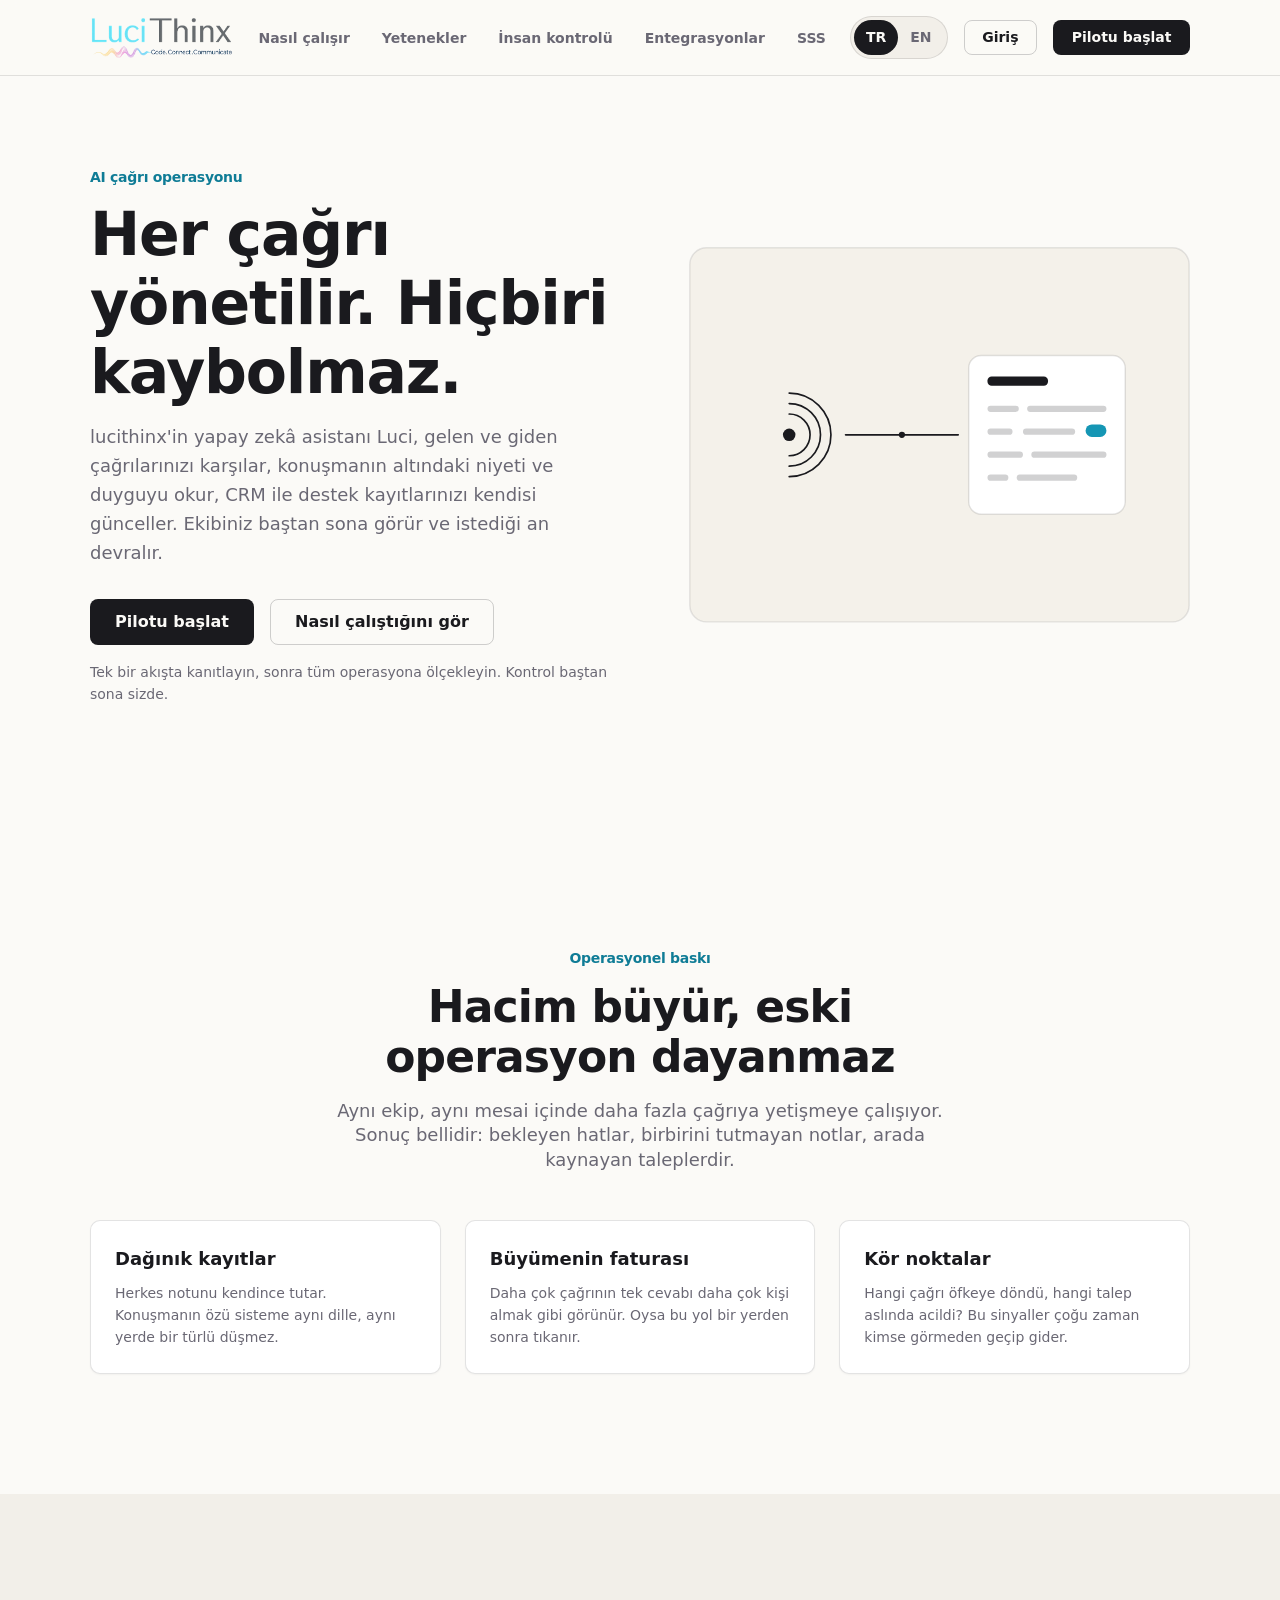
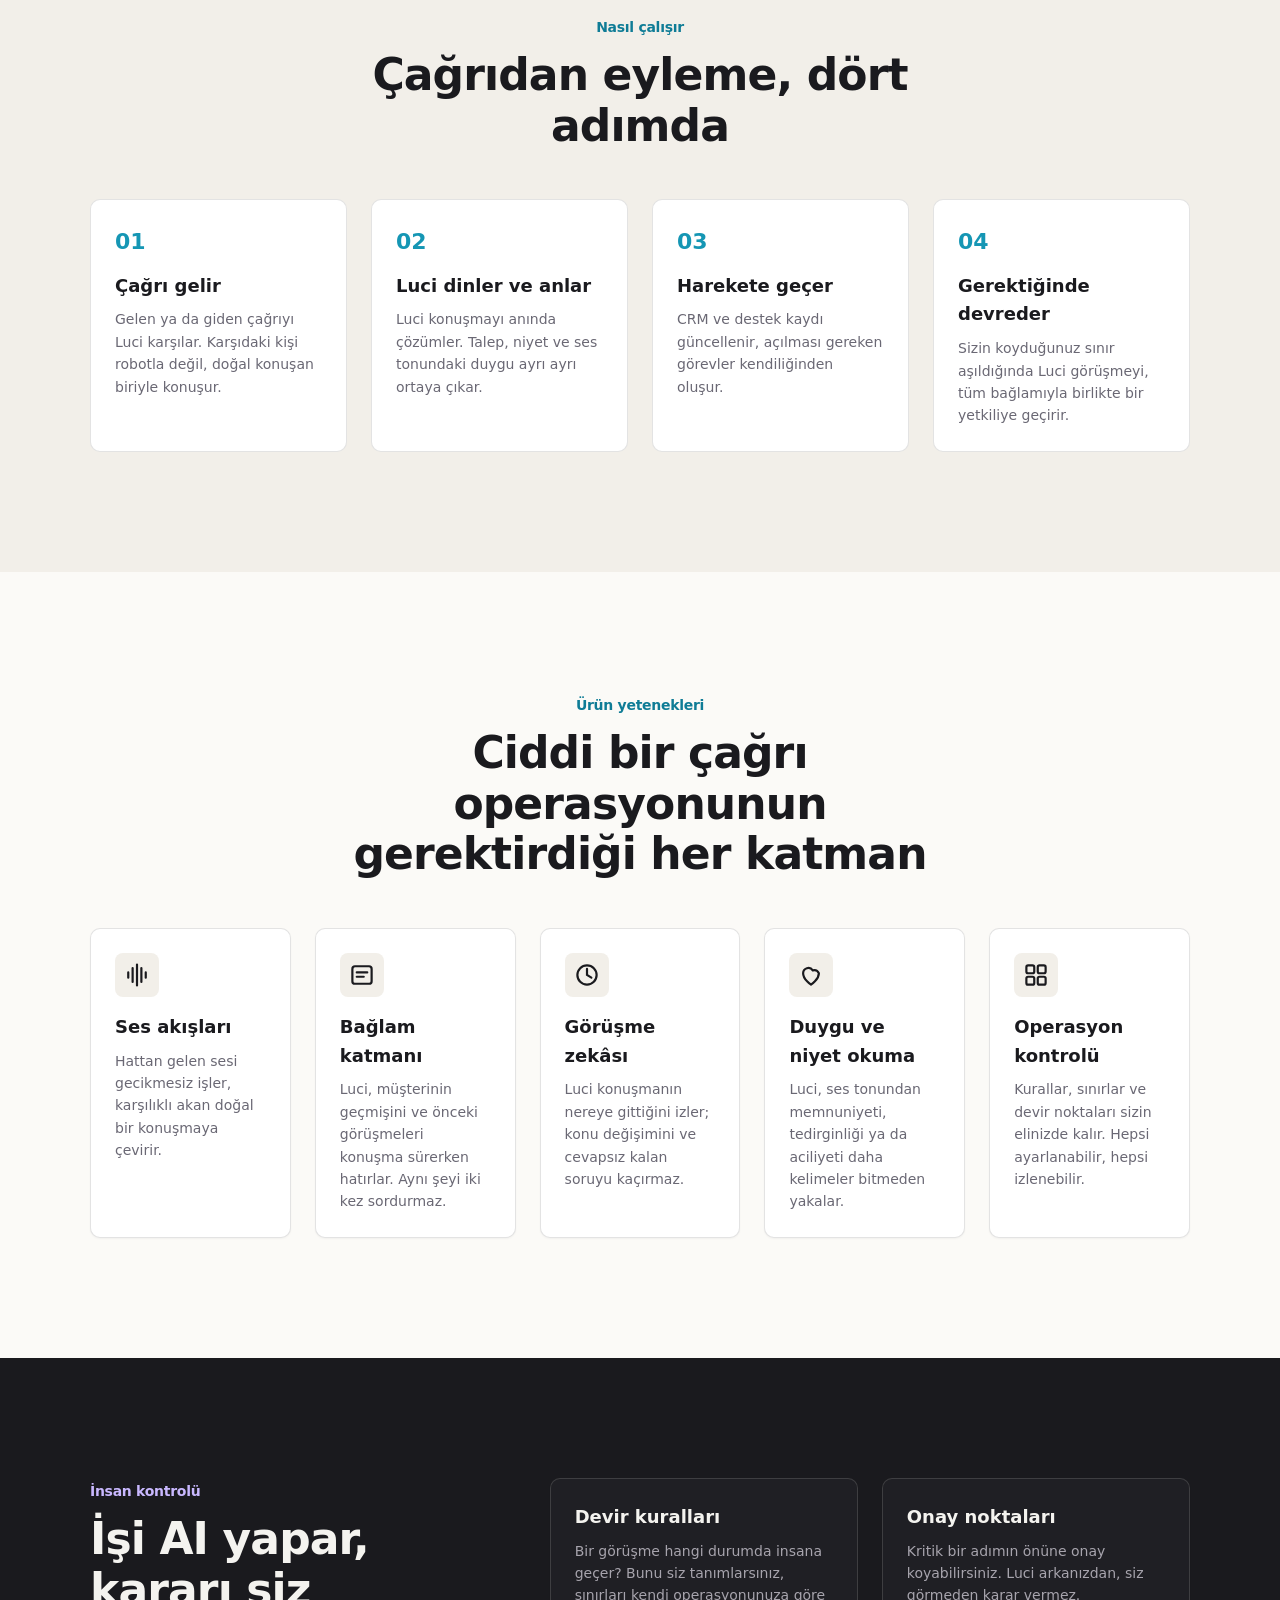
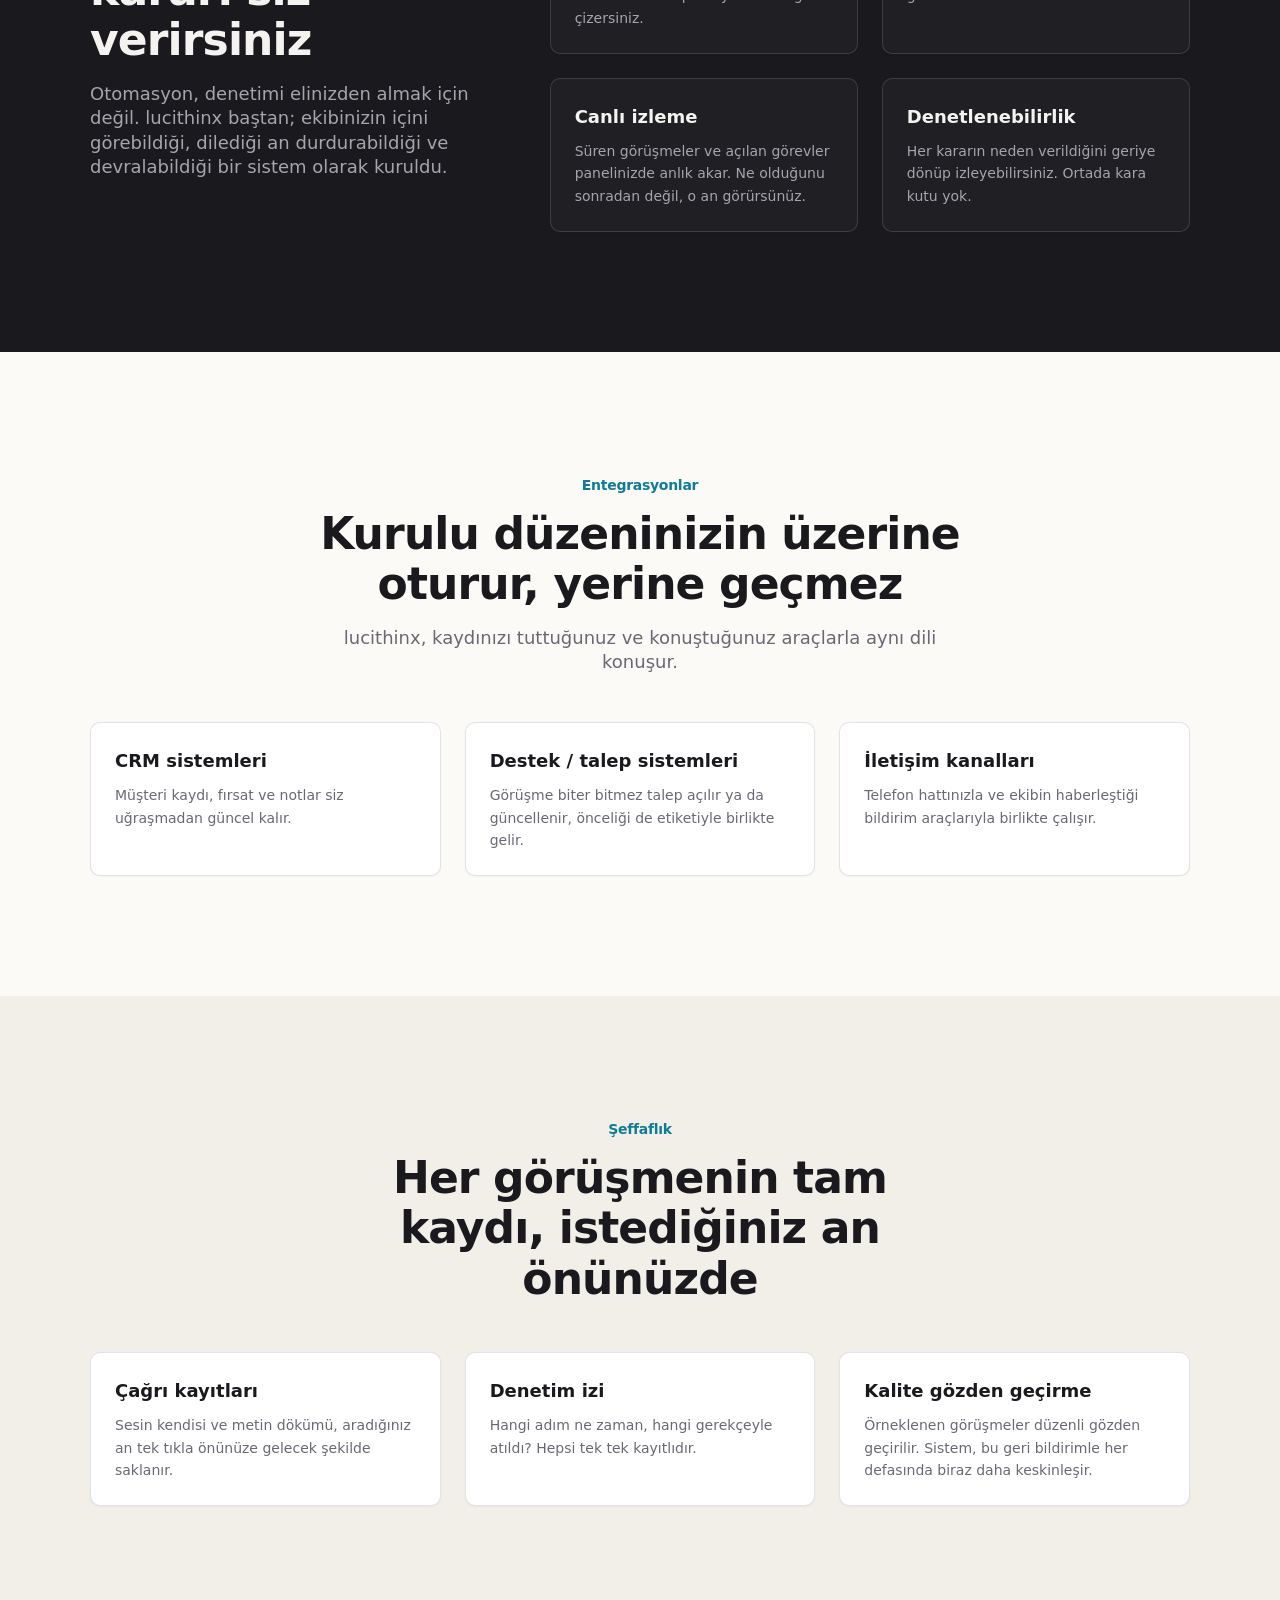
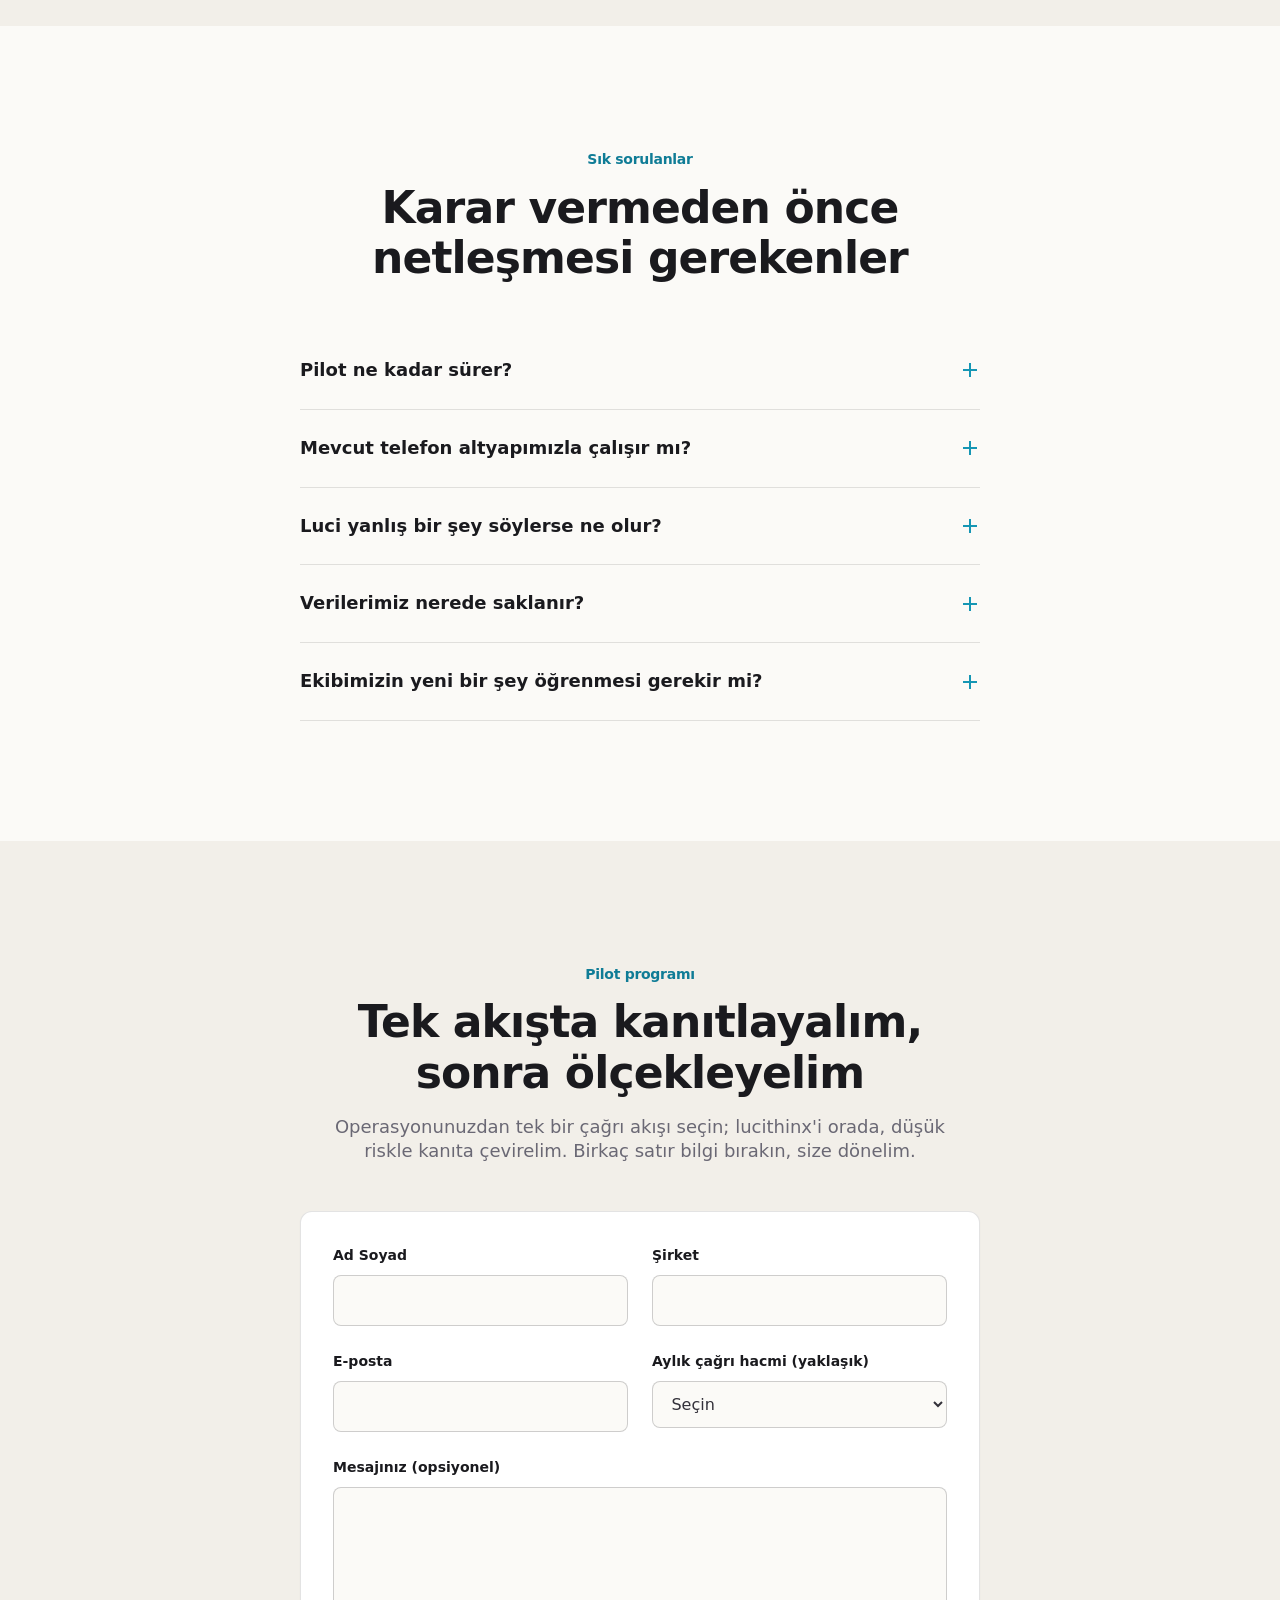
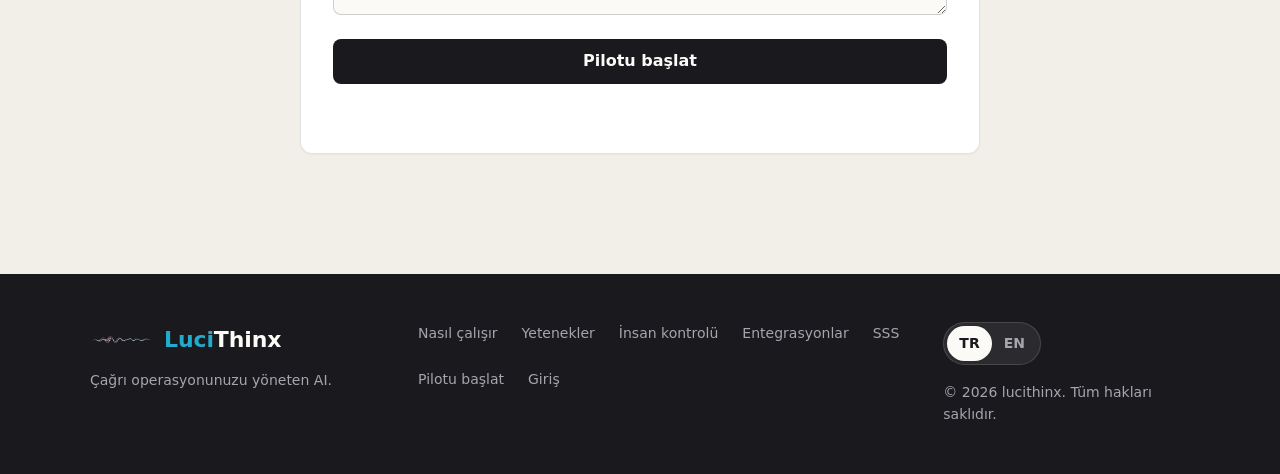
<file: index.html>
<!DOCTYPE html>
<html lang="tr">
<head>
  <meta charset="UTF-8" />
  <meta name="viewport" content="width=device-width, initial-scale=1.0" />
  <title data-i18n="meta.title">lucithinx — Çağrı operasyonunuzu yöneten AI</title>
  <meta name="description" data-i18n-attr="content:meta.description"
    content="lucithinx gelen ve giden çağrılarınızı AI ile karşılar, konuşmanın altındaki niyeti ve duyguyu okur, CRM ve destek kayıtlarınızı kendisi günceller. Kararı hep ekibiniz verir. Tek bir çağrı akışıyla başlayan pilotla deneyin." />
  <meta name="color-scheme" content="light" />
  <meta name="theme-color" content="#FBFAF7" />

  <!-- Canonical: replace with the real production domain before going live. -->
  <link rel="canonical" href="https://lucithinx.com/" />
  <link rel="alternate" hreflang="tr" href="https://lucithinx.com/" />
  <link rel="alternate" hreflang="en" href="https://lucithinx.com/en/" />
  <link rel="alternate" hreflang="x-default" href="https://lucithinx.com/" />
  
  <meta name="robots" content="index,follow" />
  
  <!-- Open Graph -->
  <meta property="og:type" content="website" />
  <meta property="og:site_name" content="lucithinx" />
  <meta property="og:url" content="https://lucithinx.com/" />
  <meta property="og:title" data-i18n-attr="content:meta.title" content="lucithinx — Çağrı operasyonunuzu yöneten AI" />
  <meta property="og:description" data-i18n-attr="content:meta.description" content="lucithinx gelen ve giden çağrılarınızı AI ile karşılar, konuşmanın altındaki niyeti ve duyguyu okur, CRM ve destek kayıtlarınızı kendisi günceller. Kararı hep ekibiniz verir. Tek bir çağrı akışıyla başlayan pilotla deneyin." />
  <meta property="og:image" content="https://lucithinx.com/assets/og-image.png" />
  <meta property="og:image:type" content="image/png" />
  <meta property="og:image:width" content="1200" />
  <meta property="og:image:height" content="630" />
  <meta property="og:locale" content="tr_TR" />
  <meta property="og:locale:alternate" content="en_US" />
  
  <!-- Twitter Card -->
  <meta name="twitter:card" content="summary_large_image" />
  <meta name="twitter:title" data-i18n-attr="content:meta.title" content="lucithinx — Çağrı operasyonunuzu yöneten AI" />
  <meta name="twitter:description" data-i18n-attr="content:meta.description" content="lucithinx gelen ve giden çağrılarınızı AI ile karşılar, konuşmanın altındaki niyeti ve duyguyu okur, CRM ve destek kayıtlarınızı kendisi günceller. Kararı hep ekibiniz verir. Tek bir çağrı akışıyla başlayan pilotla deneyin." />
  <meta name="twitter:image" content="https://lucithinx.com/assets/og-image.png" />

  <!-- Favicon: real PNG file at root so Google Search reliably crawls/shows it -->
  <link rel="icon" type="image/png" href="/favicon.png" sizes="any" />
  <link rel="apple-touch-icon" href="/favicon.png" />

  <link rel="stylesheet" href="/styles.css" />

  <script type="application/ld+json">
{
  "@context": "https://schema.org",
  "@type": "Organization",
  "name": "lucithinx",
  "url": "https://lucithinx.com",
  "logo": "https://lucithinx.com/assets/og-image.png",
  "description": "lucithinx gelen ve giden çağrılarınızı AI ile karşılar, konuşmanın altındaki niyeti ve duyguyu okur, CRM ve destek kayıtlarınızı kendisi günceller. Kararı hep ekibiniz verir. Tek bir çağrı akışıyla başlayan pilotla deneyin."
}
</script>
  <script type="application/ld+json">
{
  "@context": "https://schema.org",
  "@type": "SoftwareApplication",
  "name": "lucithinx",
  "applicationCategory": "BusinessApplication",
  "operatingSystem": "Web",
  "description": "lucithinx gelen ve giden çağrılarınızı AI ile karşılar, konuşmanın altındaki niyeti ve duyguyu okur, CRM ve destek kayıtlarınızı kendisi günceller. Kararı hep ekibiniz verir. Tek bir çağrı akışıyla başlayan pilotla deneyin."
}
</script>
  <script type="application/ld+json">
{
  "@context": "https://schema.org",
  "@type": "FAQPage",
  "mainEntity": [
    {
      "@type": "Question",
      "name": "Pilot ne kadar sürer?",
      "acceptedAnswer": {
        "@type": "Answer",
        "text": "Tek bir çağrı akışıyla, kısa tutarak başlarız. Kapsamı da süreyi de birlikte kararlaştırırız."
      }
    },
    {
      "@type": "Question",
      "name": "Mevcut telefon altyapımızla çalışır mı?",
      "acceptedAnswer": {
        "@type": "Answer",
        "text": "Evet. Kullandığınız hat ve santral yapısının üzerine kurulur; altyapınızı değiştirmenize gerek kalmaz."
      }
    },
    {
      "@type": "Question",
      "name": "Luci yanlış bir şey söylerse ne olur?",
      "acceptedAnswer": {
        "@type": "Answer",
        "text": "Sizin koyduğunuz sınır aşılır aşılmaz Luci görüşmeyi bir yetkiliye devreder. Dilerseniz her an kendiniz de araya girersiniz."
      }
    },
    {
      "@type": "Question",
      "name": "Verilerimiz nerede saklanır?",
      "acceptedAnswer": {
        "@type": "Answer",
        "text": "Saklama süresini ve yerini, pilot kapsamını konuşurken kurumunuzun kendi politikalarına göre netleştiririz."
      }
    },
    {
      "@type": "Question",
      "name": "Ekibimizin yeni bir şey öğrenmesi gerekir mi?",
      "acceptedAnswer": {
        "@type": "Answer",
        "text": "Kurulumu ve devir kurallarını birlikte tanımlarız. Amacımız, ekibinizin günlük işine tek bir yük bile eklememek."
      }
    }
  ]
}
</script>
</head>
<body>
  <a class="skip-link" href="#main-content" data-i18n="a11y.skipToContent">İçeriğe geç</a>

  <header class="site-header">
    <div class="shell header-inner">
      <a class="brand" href="#top" aria-label="lucithinx, ana sayfa">
        <!-- LuciThinx logo — kullanıcının gerçek marka varlığı (şeffaf PNG). -->
        <img class="brand-logo" src="/assets/logo.png" alt="LuciThinx" width="176" height="49" />
      </a>

      <nav class="main-nav" aria-label="Ana gezinme">
        <button class="nav-toggle" type="button" aria-expanded="false" aria-controls="primary-nav-list">
          <span class="sr-only" data-i18n="nav.toggle">Menüyü aç</span>
          <span class="nav-toggle-icon" aria-hidden="true"></span>
        </button>
        <ul class="nav-list" id="primary-nav-list">
          <li><a href="#how-it-works" data-i18n="nav.howItWorks">Nasıl çalışır</a></li>
          <li><a href="#capabilities" data-i18n="nav.capabilities">Yetenekler</a></li>
          <li><a href="#control" data-i18n="nav.control">İnsan kontrolü</a></li>
          <li><a href="#integrations" data-i18n="nav.integrations">Entegrasyonlar</a></li>
          <li><a href="#faq" data-i18n="nav.faq">SSS</a></li>
        </ul>
      </nav>

      <div class="header-actions">
        <div class="lang-switch" role="group" aria-label="Dil seçimi">
          <a class="lang-btn" data-lang="tr" href="/" aria-pressed="true">TR</a>
          <a class="lang-btn" data-lang="en" href="/en/" aria-pressed="false">EN</a>
        </div>
        <a class="btn btn-ghost btn-small btn-login" href="https://panel.lucithinx.com/anket.html" rel="nofollow" data-i18n="nav.login">Giriş</a>
        <a class="btn btn-primary btn-small" href="#pilot" data-i18n="nav.cta">Pilotu başlat</a>
      </div>
    </div>
  </header>

  <main id="main-content">

    <!-- 1. HERO -->
    <section class="hero" id="top" aria-labelledby="hero-heading">
      <div class="shell hero-inner">
        <div class="hero-copy">
          <p class="eyebrow" data-i18n="hero.eyebrow">AI çağrı operasyonu</p>
          <h1 id="hero-heading" data-i18n="hero.heading">Her çağrı yönetilir. Hiçbiri kaybolmaz.</h1>
          <p class="hero-sub" data-i18n="hero.sub">lucithinx'in yapay zekâ asistanı Luci, gelen ve giden çağrılarınızı karşılar, konuşmanın altındaki niyeti ve duyguyu okur, CRM ile destek kayıtlarınızı kendisi günceller. Ekibiniz baştan sona görür ve istediği an devralır.</p>
          <div class="hero-actions">
            <a class="btn btn-primary" href="#pilot" data-i18n="hero.ctaPrimary">Pilotu başlat</a>
            <a class="btn btn-ghost" href="#how-it-works" data-i18n="hero.ctaSecondary">Nasıl çalıştığını gör</a>
          </div>
          <p class="hero-note" data-i18n="hero.note">Tek bir akışta kanıtlayın, sonra tüm operasyona ölçekleyin. Kontrol baştan sona sizde.</p>
        </div>

        <div class="hero-visual" aria-hidden="true">
          <!-- Editoryal, statik hairline şema: ses çağrısı -> yapılandırılmış
               kayıt. Mürekkep hairline, kağıt-dim kart. Gradyan/glow/animasyon
               YOK. Tek aksan: kayıttaki küçük kil etiket. -->
          <svg viewBox="0 0 480 360" class="wave-art hero-figure" role="img" aria-hidden="true">
            <rect x="0.8" y="0.8" width="478.4" height="358.4" rx="16" fill="#f4f1ea" stroke="rgba(26,26,30,0.10)" stroke-width="1.4" />

            <!-- gelen ses: düğüm + ses dalgaları -->
            <circle class="fill-ink" cx="96" cy="180" r="6" />
            <path class="stroke" d="M96 160 A 20 20 0 0 1 96 200" />
            <path class="stroke" d="M96 150 A 30 30 0 0 1 96 210" />
            <path class="stroke" d="M96 140 A 40 40 0 0 1 96 220" />

            <!-- bağlayıcı -->
            <path class="stroke" d="M150 180 L258 180" />
            <circle class="fill-ink" cx="204" cy="180" r="3" />

            <!-- yapılandırılmış kayıt kartı -->
            <rect x="268" y="104" width="150" height="152" rx="12" fill="#ffffff" stroke="rgba(26,26,30,0.12)" stroke-width="1.4" />
            <rect class="fill-ink" x="286" y="124" width="58" height="9" rx="4" />
            <rect class="fill-soft" x="286" y="152" width="30" height="6" rx="3" />
            <rect class="fill-soft" x="324" y="152" width="76" height="6" rx="3" />
            <rect class="fill-soft" x="286" y="174" width="24" height="6" rx="3" />
            <rect class="fill-soft" x="320" y="174" width="50" height="6" rx="3" />
            <rect class="fill-accent" x="380" y="170" width="20" height="12" rx="6" />
            <rect class="fill-soft" x="286" y="196" width="34" height="6" rx="3" />
            <rect class="fill-soft" x="328" y="196" width="72" height="6" rx="3" />
            <rect class="fill-soft" x="286" y="218" width="20" height="6" rx="3" />
            <rect class="fill-soft" x="314" y="218" width="58" height="6" rx="3" />
          </svg>
        </div>
      </div>
    </section>

    <!-- 2. PROBLEM -->
    <section class="section" id="problem" aria-labelledby="problem-heading">
      <div class="shell">
        <div class="section-head">
          <p class="eyebrow" data-i18n="problem.eyebrow">Operasyonel baskı</p>
          <h2 id="problem-heading" data-i18n="problem.heading">Hacim büyür, eski operasyon dayanmaz</h2>
          <p class="section-lead" data-i18n="problem.lead">Aynı ekip, aynı mesai içinde daha fazla çağrıya yetişmeye çalışıyor. Sonuç bellidir: bekleyen hatlar, birbirini tutmayan notlar, arada kaynayan taleplerdir.</p>
        </div>

        <div class="grid grid-3">
          <article class="card">
            <h3 data-i18n="problem.card1.title">Dağınık kayıtlar</h3>
            <p data-i18n="problem.card1.body">Herkes notunu kendince tutar. Konuşmanın özü sisteme aynı dille, aynı yerde bir türlü düşmez.</p>
          </article>
          <article class="card">
            <h3 data-i18n="problem.card2.title">Büyümenin faturası</h3>
            <p data-i18n="problem.card2.body">Daha çok çağrının tek cevabı daha çok kişi almak gibi görünür. Oysa bu yol bir yerden sonra tıkanır.</p>
          </article>
          <article class="card">
            <h3 data-i18n="problem.card3.title">Kör noktalar</h3>
            <p data-i18n="problem.card3.body">Hangi çağrı öfkeye döndü, hangi talep aslında acildi? Bu sinyaller çoğu zaman kimse görmeden geçip gider.</p>
          </article>
        </div>
      </div>
    </section>

    <!-- 3. HOW IT WORKS -->
    <section class="section section-alt" id="how-it-works" aria-labelledby="how-heading">
      <div class="shell">
        <div class="section-head">
          <p class="eyebrow" data-i18n="how.eyebrow">Nasıl çalışır</p>
          <h2 id="how-heading" data-i18n="how.heading">Çağrıdan eyleme, dört adımda</h2>
        </div>

        <ol class="steps">
          <li class="step">
            <span class="step-index" aria-hidden="true">01</span>
            <h3 data-i18n="how.step1.title">Çağrı gelir</h3>
            <p data-i18n="how.step1.body">Gelen ya da giden çağrıyı Luci karşılar. Karşıdaki kişi robotla değil, doğal konuşan biriyle konuşur.</p>
          </li>
          <li class="step">
            <span class="step-index" aria-hidden="true">02</span>
            <h3 data-i18n="how.step2.title">Luci dinler ve anlar</h3>
            <p data-i18n="how.step2.body">Luci konuşmayı anında çözümler. Talep, niyet ve ses tonundaki duygu ayrı ayrı ortaya çıkar.</p>
          </li>
          <li class="step">
            <span class="step-index" aria-hidden="true">03</span>
            <h3 data-i18n="how.step3.title">Harekete geçer</h3>
            <p data-i18n="how.step3.body">CRM ve destek kaydı güncellenir, açılması gereken görevler kendiliğinden oluşur.</p>
          </li>
          <li class="step">
            <span class="step-index" aria-hidden="true">04</span>
            <h3 data-i18n="how.step4.title">Gerektiğinde devreder</h3>
            <p data-i18n="how.step4.body">Sizin koyduğunuz sınır aşıldığında Luci görüşmeyi, tüm bağlamıyla birlikte bir yetkiliye geçirir.</p>
          </li>
        </ol>
      </div>
    </section>

    <!-- 4. CAPABILITIES -->
    <section class="section" id="capabilities" aria-labelledby="capabilities-heading">
      <div class="shell">
        <div class="section-head">
          <p class="eyebrow" data-i18n="capabilities.eyebrow">Ürün yetenekleri</p>
          <h2 id="capabilities-heading" data-i18n="capabilities.heading">Ciddi bir çağrı operasyonunun gerektirdiği her katman</h2>
        </div>

        <div class="grid grid-5">
          <article class="card capability-card">
            <span class="capability-icon" aria-hidden="true">
              <svg viewBox="0 0 32 32" width="28" height="28"><path d="M6 13v6M11 8v16M16 4v24M21 8v16M26 13v6" stroke="#1a1a1e" stroke-width="2.5" stroke-linecap="round" fill="none"/></svg>
            </span>
            <h3 data-i18n="capabilities.card1.title">Ses akışları</h3>
            <p data-i18n="capabilities.card1.body">Hattan gelen sesi gecikmesiz işler, karşılıklı akan doğal bir konuşmaya çevirir.</p>
          </article>
          <article class="card capability-card">
            <span class="capability-icon" aria-hidden="true">
              <svg viewBox="0 0 32 32" width="28" height="28"><rect x="5" y="6" width="22" height="20" rx="3" stroke="#1a1a1e" stroke-width="2.5" fill="none"/><path d="M10 13h12M10 18h8" stroke="#1a1a1e" stroke-width="2.5" stroke-linecap="round"/></svg>
            </span>
            <h3 data-i18n="capabilities.card2.title">Bağlam katmanı</h3>
            <p data-i18n="capabilities.card2.body">Luci, müşterinin geçmişini ve önceki görüşmeleri konuşma sürerken hatırlar. Aynı şeyi iki kez sordurmaz.</p>
          </article>
          <article class="card capability-card">
            <span class="capability-icon" aria-hidden="true">
              <svg viewBox="0 0 32 32" width="28" height="28"><circle cx="16" cy="16" r="11" stroke="#1a1a1e" stroke-width="2.5" fill="none"/><path d="M16 9v7l5 3" stroke="#1a1a1e" stroke-width="2.5" stroke-linecap="round" fill="none"/></svg>
            </span>
            <h3 data-i18n="capabilities.card3.title">Görüşme zekâsı</h3>
            <p data-i18n="capabilities.card3.body">Luci konuşmanın nereye gittiğini izler; konu değişimini ve cevapsız kalan soruyu kaçırmaz.</p>
          </article>
          <article class="card capability-card">
            <span class="capability-icon" aria-hidden="true">
              <svg viewBox="0 0 32 32" width="28" height="28"><path d="M16 27s-9-5.7-9-13a6 6 0 0 1 11-3.3A6 6 0 0 1 25 14c0 7.3-9 13-9 13Z" stroke="#1a1a1e" stroke-width="2.5" fill="none" stroke-linejoin="round"/></svg>
            </span>
            <h3 data-i18n="capabilities.card4.title">Duygu ve niyet okuma</h3>
            <p data-i18n="capabilities.card4.body">Luci, ses tonundan memnuniyeti, tedirginliği ya da aciliyeti daha kelimeler bitmeden yakalar.</p>
          </article>
          <article class="card capability-card">
            <span class="capability-icon" aria-hidden="true">
              <svg viewBox="0 0 32 32" width="28" height="28"><rect x="5" y="5" width="9" height="9" rx="2" stroke="#1a1a1e" stroke-width="2.5" fill="none"/><rect x="18" y="5" width="9" height="9" rx="2" stroke="#1a1a1e" stroke-width="2.5" fill="none"/><rect x="5" y="18" width="9" height="9" rx="2" stroke="#1a1a1e" stroke-width="2.5" fill="none"/><rect x="18" y="18" width="9" height="9" rx="2" stroke="#1a1a1e" stroke-width="2.5" fill="none"/></svg>
            </span>
            <h3 data-i18n="capabilities.card5.title">Operasyon kontrolü</h3>
            <p data-i18n="capabilities.card5.body">Kurallar, sınırlar ve devir noktaları sizin elinizde kalır. Hepsi ayarlanabilir, hepsi izlenebilir.</p>
          </article>
        </div>
      </div>
    </section>

    <!-- 5. HUMAN CONTROL & GUARDRAILS -->
    <section class="section section-dark" id="control" aria-labelledby="control-heading">
      <div class="shell control-inner">
        <div class="section-head section-head-left">
          <p class="eyebrow eyebrow-on-dark" data-i18n="control.eyebrow">İnsan kontrolü</p>
          <h2 id="control-heading" data-i18n="control.heading">İşi AI yapar, kararı siz verirsiniz</h2>
          <p class="section-lead section-lead-on-dark" data-i18n="control.lead">Otomasyon, denetimi elinizden almak için değil. lucithinx baştan; ekibinizin içini görebildiği, dilediği an durdurabildiği ve devralabildiği bir sistem olarak kuruldu.</p>
        </div>

        <div class="grid grid-2">
          <article class="card card-on-dark">
            <h3 data-i18n="control.card1.title">Devir kuralları</h3>
            <p data-i18n="control.card1.body">Bir görüşme hangi durumda insana geçer? Bunu siz tanımlarsınız, sınırları kendi operasyonunuza göre çizersiniz.</p>
          </article>
          <article class="card card-on-dark">
            <h3 data-i18n="control.card2.title">Onay noktaları</h3>
            <p data-i18n="control.card2.body">Kritik bir adımın önüne onay koyabilirsiniz. Luci arkanızdan, siz görmeden karar vermez.</p>
          </article>
          <article class="card card-on-dark">
            <h3 data-i18n="control.card3.title">Canlı izleme</h3>
            <p data-i18n="control.card3.body">Süren görüşmeler ve açılan görevler panelinizde anlık akar. Ne olduğunu sonradan değil, o an görürsünüz.</p>
          </article>
          <article class="card card-on-dark">
            <h3 data-i18n="control.card4.title">Denetlenebilirlik</h3>
            <p data-i18n="control.card4.body">Her kararın neden verildiğini geriye dönüp izleyebilirsiniz. Ortada kara kutu yok.</p>
          </article>
        </div>
      </div>
    </section>

    <!-- 6. INTEGRATIONS -->
    <section class="section" id="integrations" aria-labelledby="integrations-heading">
      <div class="shell">
        <div class="section-head">
          <p class="eyebrow" data-i18n="integrations.eyebrow">Entegrasyonlar</p>
          <h2 id="integrations-heading" data-i18n="integrations.heading">Kurulu düzeninizin üzerine oturur, yerine geçmez</h2>
          <p class="section-lead" data-i18n="integrations.lead">lucithinx, kaydınızı tuttuğunuz ve konuştuğunuz araçlarla aynı dili konuşur.</p>
        </div>

        <div class="grid grid-3">
          <article class="card">
            <h3 data-i18n="integrations.card1.title">CRM sistemleri</h3>
            <p data-i18n="integrations.card1.body">Müşteri kaydı, fırsat ve notlar siz uğraşmadan güncel kalır.</p>
          </article>
          <article class="card">
            <h3 data-i18n="integrations.card2.title">Destek / talep sistemleri</h3>
            <p data-i18n="integrations.card2.body">Görüşme biter bitmez talep açılır ya da güncellenir, önceliği de etiketiyle birlikte gelir.</p>
          </article>
          <article class="card">
            <h3 data-i18n="integrations.card3.title">İletişim kanalları</h3>
            <p data-i18n="integrations.card3.body">Telefon hattınızla ve ekibin haberleştiği bildirim araçlarıyla birlikte çalışır.</p>
          </article>
        </div>
      </div>
    </section>

    <!-- 7. TRANSPARENCY / EVIDENCE -->
    <section class="section section-alt" id="transparency" aria-labelledby="transparency-heading">
      <div class="shell">
        <div class="section-head">
          <p class="eyebrow" data-i18n="transparency.eyebrow">Şeffaflık</p>
          <h2 id="transparency-heading" data-i18n="transparency.heading">Her görüşmenin tam kaydı, istediğiniz an önünüzde</h2>
        </div>

        <div class="grid grid-3">
          <article class="card">
            <h3 data-i18n="transparency.card1.title">Çağrı kayıtları</h3>
            <p data-i18n="transparency.card1.body">Sesin kendisi ve metin dökümü, aradığınız an tek tıkla önünüze gelecek şekilde saklanır.</p>
          </article>
          <article class="card">
            <h3 data-i18n="transparency.card2.title">Denetim izi</h3>
            <p data-i18n="transparency.card2.body">Hangi adım ne zaman, hangi gerekçeyle atıldı? Hepsi tek tek kayıtlıdır.</p>
          </article>
          <article class="card">
            <h3 data-i18n="transparency.card3.title">Kalite gözden geçirme</h3>
            <p data-i18n="transparency.card3.body">Örneklenen görüşmeler düzenli gözden geçirilir. Sistem, bu geri bildirimle her defasında biraz daha keskinleşir.</p>
          </article>
        </div>
      </div>
    </section>

    <!-- 8. FAQ -->
    <section class="section" id="faq" aria-labelledby="faq-heading">
      <div class="shell shell-narrow">
        <div class="section-head">
          <p class="eyebrow" data-i18n="faq.eyebrow">Sık sorulanlar</p>
          <h2 id="faq-heading" data-i18n="faq.heading">Karar vermeden önce netleşmesi gerekenler</h2>
        </div>

        <div class="accordion">
          <div class="accordion-item">
            <h3 class="accordion-header">
              <button type="button" class="accordion-trigger" aria-expanded="false" aria-controls="faq-a1" id="faq-q1">
                <span data-i18n="faq.q1.question">Pilot ne kadar sürer?</span>
                <span class="accordion-icon" aria-hidden="true"></span>
              </button>
            </h3>
            <div class="accordion-panel" id="faq-a1" role="region" aria-labelledby="faq-q1" hidden>
              <p data-i18n="faq.q1.answer">Tek bir çağrı akışıyla, kısa tutarak başlarız. Kapsamı da süreyi de birlikte kararlaştırırız.</p>
            </div>
          </div>

          <div class="accordion-item">
            <h3 class="accordion-header">
              <button type="button" class="accordion-trigger" aria-expanded="false" aria-controls="faq-a2" id="faq-q2">
                <span data-i18n="faq.q2.question">Mevcut telefon altyapımızla çalışır mı?</span>
                <span class="accordion-icon" aria-hidden="true"></span>
              </button>
            </h3>
            <div class="accordion-panel" id="faq-a2" role="region" aria-labelledby="faq-q2" hidden>
              <p data-i18n="faq.q2.answer">Evet. Kullandığınız hat ve santral yapısının üzerine kurulur; altyapınızı değiştirmenize gerek kalmaz.</p>
            </div>
          </div>

          <div class="accordion-item">
            <h3 class="accordion-header">
              <button type="button" class="accordion-trigger" aria-expanded="false" aria-controls="faq-a3" id="faq-q3">
                <span data-i18n="faq.q3.question">Luci yanlış bir şey söylerse ne olur?</span>
                <span class="accordion-icon" aria-hidden="true"></span>
              </button>
            </h3>
            <div class="accordion-panel" id="faq-a3" role="region" aria-labelledby="faq-q3" hidden>
              <p data-i18n="faq.q3.answer">Sizin koyduğunuz sınır aşılır aşılmaz Luci görüşmeyi bir yetkiliye devreder. Dilerseniz her an kendiniz de araya girersiniz.</p>
            </div>
          </div>

          <div class="accordion-item">
            <h3 class="accordion-header">
              <button type="button" class="accordion-trigger" aria-expanded="false" aria-controls="faq-a4" id="faq-q4">
                <span data-i18n="faq.q4.question">Verilerimiz nerede saklanır?</span>
                <span class="accordion-icon" aria-hidden="true"></span>
              </button>
            </h3>
            <div class="accordion-panel" id="faq-a4" role="region" aria-labelledby="faq-q4" hidden>
              <p data-i18n="faq.q4.answer">Saklama süresini ve yerini, pilot kapsamını konuşurken kurumunuzun kendi politikalarına göre netleştiririz.</p>
            </div>
          </div>

          <div class="accordion-item">
            <h3 class="accordion-header">
              <button type="button" class="accordion-trigger" aria-expanded="false" aria-controls="faq-a5" id="faq-q5">
                <span data-i18n="faq.q5.question">Ekibimizin yeni bir şey öğrenmesi gerekir mi?</span>
                <span class="accordion-icon" aria-hidden="true"></span>
              </button>
            </h3>
            <div class="accordion-panel" id="faq-a5" role="region" aria-labelledby="faq-q5" hidden>
              <p data-i18n="faq.q5.answer">Kurulumu ve devir kurallarını birlikte tanımlarız. Amacımız, ekibinizin günlük işine tek bir yük bile eklememek.</p>
            </div>
          </div>
        </div>
      </div>
    </section>

    <!-- 9. PILOT CTA / FORM -->
    <section class="section section-pilot" id="pilot" aria-labelledby="pilot-heading">
      <div class="shell shell-narrow">
        <div class="section-head">
          <p class="eyebrow" data-i18n="pilot.eyebrow">Pilot programı</p>
          <h2 id="pilot-heading" data-i18n="pilot.heading">Tek akışta kanıtlayalım, sonra ölçekleyelim</h2>
          <p class="section-lead" data-i18n="pilot.lead">Operasyonunuzdan tek bir çağrı akışı seçin; lucithinx'i orada, düşük riskle kanıta çevirelim. Birkaç satır bilgi bırakın, size dönelim.</p>
        </div>

        <form
          class="pilot-form"
          id="pilot-form"
          name="pilot"
          method="POST"
          data-netlify="true"
          netlify-honeypot="bot-field"
          novalidate
        >
          <!--
            Netlify Forms: bu statik form, build sırasında Netlify tarafından
            taranıp otomatik olarak bir form handler'a bağlanır — sunucu kodu
            gerekmez. `data-netlify="true"` + gizli `form-name` input, Netlify'ın
            formu tanıması için şart. `netlify-honeypot` + gizli "bot-field",
            spam botlarını e-posta/CRM entegrasyonu olmadan eler.

            Davranış (bkz. app.js → handlePilotFormSubmit):
              1. Mevcut istemci-taraf doğrulama (zorunlu alanlar + e-posta biçimi) çalışır.
              2. Geçerliyse form Netlify'ın kendi origin'ine fetch(POST) ile gönderilir.
              3. Netlify dışı bir hostta (veya yerel geliştirmede, file:///http.server)
                 bu uç nokta yoktur — fetch başarısız olur ve kullanıcıya nazik bir
                 hata mesajı gösterilir; sayfa çökmez (bkz. README "Deploy" bölümü).
          -->
          <input type="hidden" name="form-name" value="pilot" />
          <p class="sr-only" aria-hidden="true">
            <label>Don't fill this out if you're human: <input name="bot-field" tabindex="-1" autocomplete="off" /></label>
          </p>

          <div class="form-row">
            <label for="pilot-name" data-i18n="pilot.form.name">Ad Soyad</label>
            <input type="text" id="pilot-name" name="name" autocomplete="name" required />
          </div>

          <div class="form-row">
            <label for="pilot-company" data-i18n="pilot.form.company">Şirket</label>
            <input type="text" id="pilot-company" name="company" autocomplete="organization" required />
          </div>

          <div class="form-row">
            <label for="pilot-email" data-i18n="pilot.form.email">E-posta</label>
            <input type="email" id="pilot-email" name="email" autocomplete="email" required />
          </div>

          <div class="form-row">
            <label for="pilot-volume" data-i18n="pilot.form.volume">Aylık çağrı hacmi (yaklaşık)</label>
            <select id="pilot-volume" name="volume" required>
              <option value="" data-i18n="pilot.form.volumePlaceholder">Seçin</option>
              <option value="under-500" data-i18n="pilot.form.volume1">500'den az</option>
              <option value="500-2000" data-i18n="pilot.form.volume2">500 – 2.000</option>
              <option value="2000-10000" data-i18n="pilot.form.volume3">2.000 – 10.000</option>
              <option value="over-10000" data-i18n="pilot.form.volume4">10.000'den fazla</option>
            </select>
          </div>

          <div class="form-row form-row-full">
            <label for="pilot-message" data-i18n="pilot.form.message">Mesajınız (opsiyonel)</label>
            <textarea id="pilot-message" name="message" rows="4"></textarea>
          </div>

          <div class="form-row form-row-full">
            <button type="submit" class="btn btn-primary">
              <span data-i18n="pilot.form.submit">Pilotu başlat</span>
            </button>
            <p class="form-status" id="pilot-form-status" role="status" aria-live="polite"></p>
          </div>
        </form>
      </div>
    </section>

  </main>

  <footer class="site-footer">
    <div class="shell footer-inner">
      <div class="footer-brand">
        <a class="brand" href="#top" aria-label="lucithinx, ana sayfa">
          <img class="brand-mark-img" src="/assets/wave.png" alt="" aria-hidden="true" width="64" height="14" />
          <span class="brand-word brand-word-footer"><span class="brand-luci">Luci</span>Thinx</span>
        </a>
        <p class="footer-tag" data-i18n="footer.tagline">Çağrı operasyonunuzu yöneten AI.</p>
      </div>

      <nav class="footer-nav" aria-label="Alt bilgi gezinmesi">
        <a href="#how-it-works" data-i18n="nav.howItWorks">Nasıl çalışır</a>
        <a href="#capabilities" data-i18n="nav.capabilities">Yetenekler</a>
        <a href="#control" data-i18n="nav.control">İnsan kontrolü</a>
        <a href="#integrations" data-i18n="nav.integrations">Entegrasyonlar</a>
        <a href="#faq" data-i18n="nav.faq">SSS</a>
        <a href="#pilot" data-i18n="nav.cta">Pilotu başlat</a>
        <a href="https://panel.lucithinx.com/anket.html" rel="nofollow" data-i18n="nav.login">Giriş</a>
      </nav>

      <div class="footer-meta">
        <div class="lang-switch lang-switch-footer" role="group" aria-label="Dil seçimi">
          <a class="lang-btn" data-lang="tr" href="/" aria-pressed="true">TR</a>
          <a class="lang-btn" data-lang="en" href="/en/" aria-pressed="false">EN</a>
        </div>
        <p class="footer-copyright">
          <span data-i18n="footer.copyright">© 2026 lucithinx. Tüm hakları saklıdır.</span>
        </p>
      </div>
    </div>
  </footer>

  <script src="/i18n.js"></script>
  <script src="/app.js"></script>
</body>
</html>
</file>
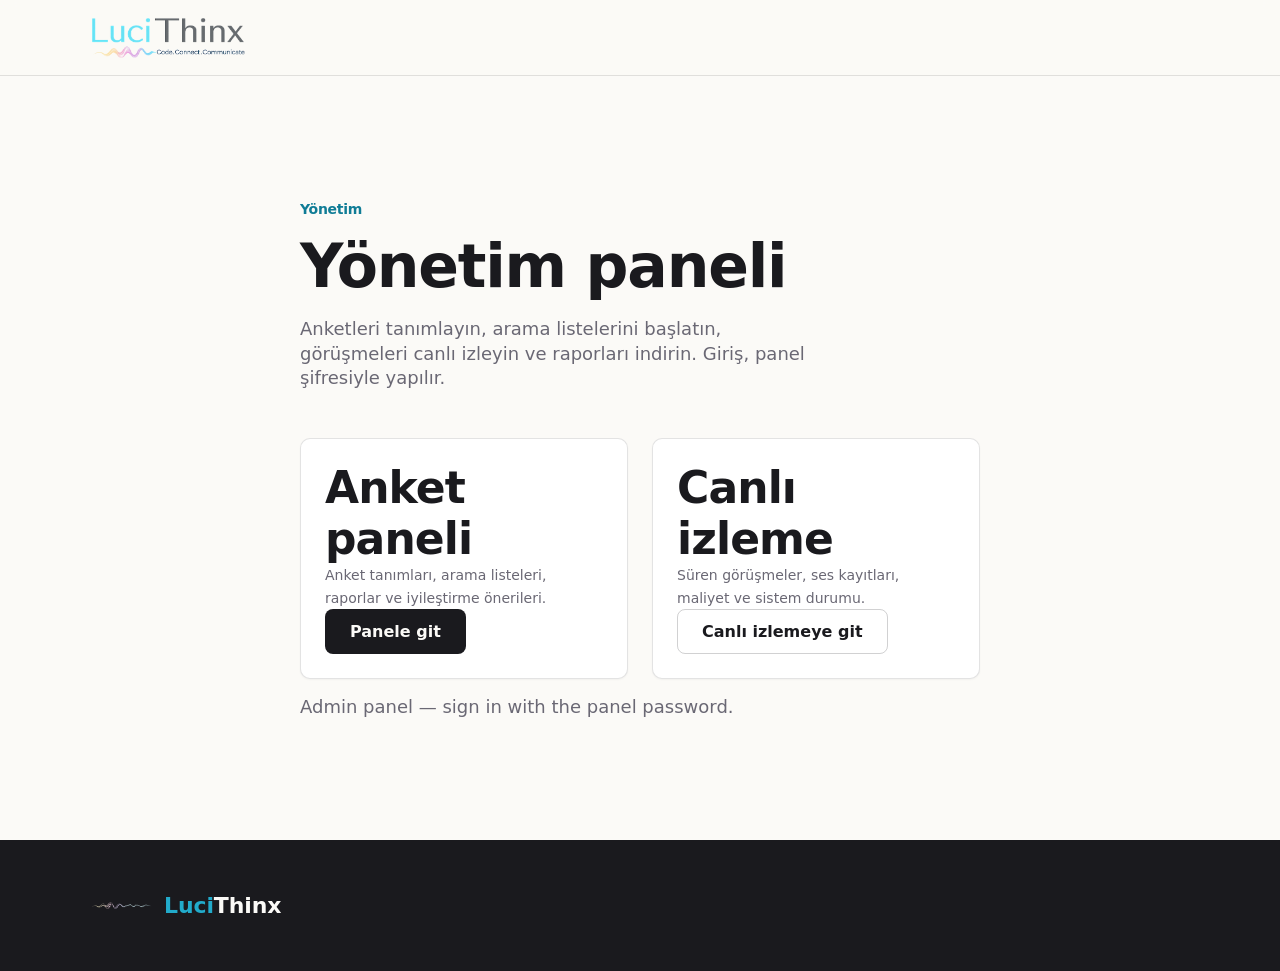
<file: admin/index.html>
<!DOCTYPE html>
<html lang="tr">
<head>
  <meta charset="UTF-8" />
  <meta name="viewport" content="width=device-width, initial-scale=1.0" />
  <title>Yönetim paneli — LuciThinx</title>
  <meta name="description" content="LuciThinx yönetim paneli girişi." />
  <meta name="robots" content="noindex, nofollow" />
  <meta name="color-scheme" content="light" />
  <meta name="theme-color" content="#FBFAF7" />
  <link rel="icon" type="image/png" href="/favicon.png" sizes="any" />
  <link rel="stylesheet" href="/styles.css" />
</head>
<body>
  <a class="skip-link" href="#main-content">İçeriğe geç</a>

  <header class="site-header">
    <div class="shell header-inner">
      <a class="brand" href="/" aria-label="LuciThinx, ana sayfa">
        <img class="brand-logo" src="/assets/logo.png" alt="LuciThinx" width="176" height="49" />
      </a>
    </div>
  </header>

  <main id="main-content">
    <section class="section" aria-labelledby="admin-heading">
      <div class="shell shell-narrow">
        <div class="section-head section-head-left">
          <p class="eyebrow">Yönetim</p>
          <h1 id="admin-heading">Yönetim paneli</h1>
          <p class="section-lead">
            Anketleri tanımlayın, arama listelerini başlatın, görüşmeleri canlı izleyin ve raporları indirin.
            Giriş, panel şifresiyle yapılır.
          </p>
        </div>

        <div class="grid grid-2">
          <article class="card">
            <h2>Anket paneli</h2>
            <p>Anket tanımları, arama listeleri, raporlar ve iyileştirme önerileri.</p>
            <p><a class="btn btn-primary" href="https://panel.lucithinx.com/anket.html" rel="nofollow">Panele git</a></p>
          </article>
          <article class="card">
            <h2>Canlı izleme</h2>
            <p>Süren görüşmeler, ses kayıtları, maliyet ve sistem durumu.</p>
            <p><a class="btn btn-ghost" href="https://panel.lucithinx.com/dashboard.html" rel="nofollow">Canlı izlemeye git</a></p>
          </article>
        </div>

        <p class="section-lead">
          <span lang="en">Admin panel — sign in with the panel password.</span>
        </p>
      </div>
    </section>
  </main>

  <footer class="site-footer">
    <div class="shell footer-inner">
      <div class="footer-brand">
        <a class="brand" href="/" aria-label="LuciThinx, ana sayfa">
          <img class="brand-mark-img" src="/assets/wave.png" alt="" aria-hidden="true" width="64" height="14" />
          <span class="brand-word brand-word-footer"><span class="brand-luci">Luci</span>Thinx</span>
        </a>
      </div>
    </div>
  </footer>
</body>
</html>
</file>
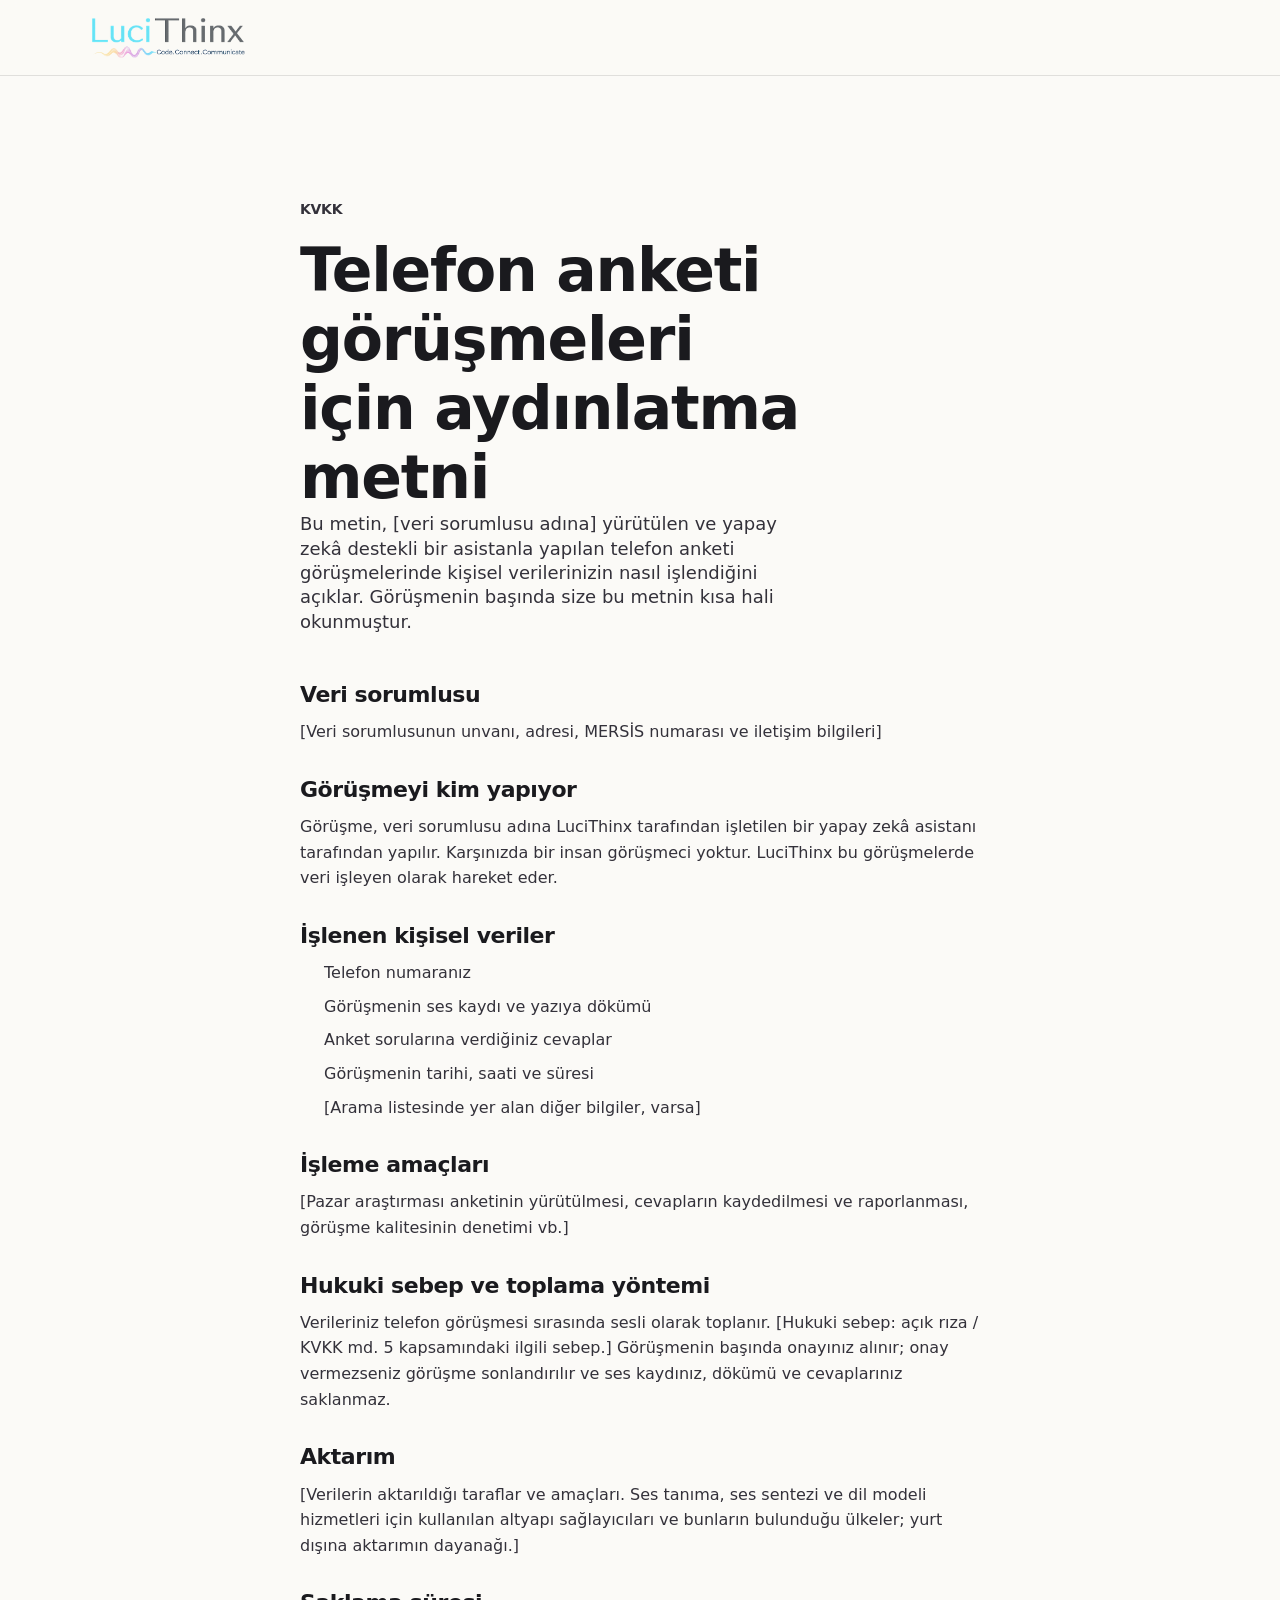
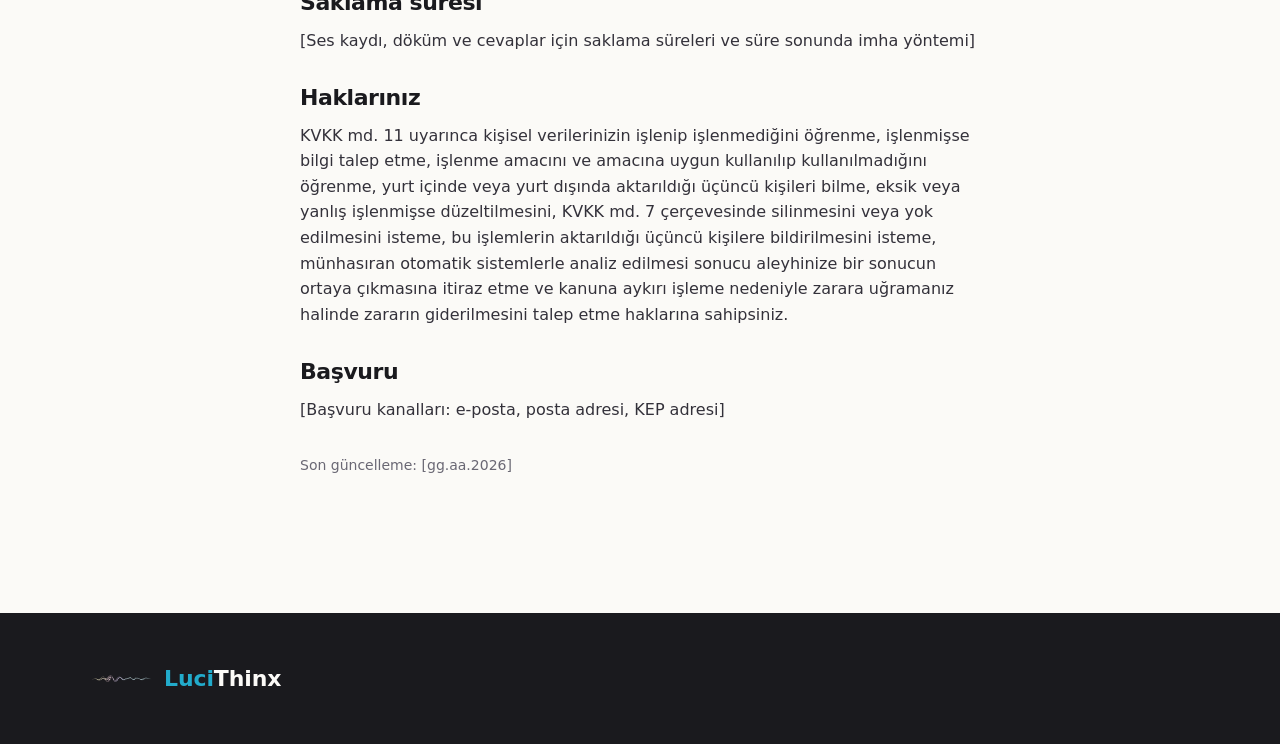
<file: aydinlatma/index.html>
<!DOCTYPE html>
<html lang="tr">
<head>
  <meta charset="UTF-8" />
  <meta name="viewport" content="width=device-width, initial-scale=1.0" />
  <title>Aydınlatma Metni — LuciThinx</title>
  <meta name="description" content="Yapay zekâ destekli telefon anketi görüşmelerine ilişkin kişisel verilerin işlenmesi hakkında aydınlatma metni." />
  <meta name="robots" content="noindex" />
  <meta name="color-scheme" content="light" />
  <meta name="theme-color" content="#FBFAF7" />
  <link rel="icon" type="image/png" href="/favicon.png" sizes="any" />
  <link rel="stylesheet" href="/styles.css" />
</head>
<body>
  <!--
    TASLAK — yayına almadan önce:
    [köşeli parantezli] alanlar veri sorumlusunun (IPSOS) hukuk birimince onaylanan metinle doldurulmalıdır.
    Bu sayfa yalnızca yapıyı sağlar; hukuki metin LuciThinx tarafından yazılmamıştır.
  -->
  <a class="skip-link" href="#main-content">İçeriğe geç</a>

  <header class="site-header">
    <div class="shell header-inner">
      <a class="brand" href="/" aria-label="LuciThinx, ana sayfa">
        <img class="brand-logo" src="/assets/logo.png" alt="LuciThinx" width="176" height="49" />
      </a>
    </div>
  </header>

  <main id="main-content">
    <section class="section" aria-labelledby="notice-heading">
      <div class="shell shell-narrow legal">
        <div class="section-head section-head-left">
          <p class="eyebrow">KVKK</p>
          <h1 id="notice-heading">Telefon anketi görüşmeleri için aydınlatma metni</h1>
          <p class="section-lead">
            Bu metin, [veri sorumlusu adına] yürütülen ve yapay zekâ destekli bir asistanla yapılan telefon anketi
            görüşmelerinde kişisel verilerinizin nasıl işlendiğini açıklar. Görüşmenin başında size bu metnin kısa
            hali okunmuştur.
          </p>
        </div>

        <h2>Veri sorumlusu</h2>
        <p>[Veri sorumlusunun unvanı, adresi, MERSİS numarası ve iletişim bilgileri]</p>

        <h2>Görüşmeyi kim yapıyor</h2>
        <p>
          Görüşme, veri sorumlusu adına LuciThinx tarafından işletilen bir yapay zekâ asistanı tarafından yapılır.
          Karşınızda bir insan görüşmeci yoktur. LuciThinx bu görüşmelerde veri işleyen olarak hareket eder.
        </p>

        <h2>İşlenen kişisel veriler</h2>
        <ul>
          <li>Telefon numaranız</li>
          <li>Görüşmenin ses kaydı ve yazıya dökümü</li>
          <li>Anket sorularına verdiğiniz cevaplar</li>
          <li>Görüşmenin tarihi, saati ve süresi</li>
          <li>[Arama listesinde yer alan diğer bilgiler, varsa]</li>
        </ul>

        <h2>İşleme amaçları</h2>
        <p>[Pazar araştırması anketinin yürütülmesi, cevapların kaydedilmesi ve raporlanması, görüşme kalitesinin denetimi vb.]</p>

        <h2>Hukuki sebep ve toplama yöntemi</h2>
        <p>
          Verileriniz telefon görüşmesi sırasında sesli olarak toplanır. [Hukuki sebep: açık rıza / KVKK md. 5 kapsamındaki
          ilgili sebep.] Görüşmenin başında onayınız alınır; onay vermezseniz görüşme sonlandırılır ve ses kaydınız,
          dökümü ve cevaplarınız saklanmaz.
        </p>

        <h2>Aktarım</h2>
        <p>
          [Verilerin aktarıldığı taraflar ve amaçları. Ses tanıma, ses sentezi ve dil modeli hizmetleri için kullanılan
          altyapı sağlayıcıları ve bunların bulunduğu ülkeler; yurt dışına aktarımın dayanağı.]
        </p>

        <h2>Saklama süresi</h2>
        <p>[Ses kaydı, döküm ve cevaplar için saklama süreleri ve süre sonunda imha yöntemi]</p>

        <h2>Haklarınız</h2>
        <p>
          KVKK md. 11 uyarınca kişisel verilerinizin işlenip işlenmediğini öğrenme, işlenmişse bilgi talep etme,
          işlenme amacını ve amacına uygun kullanılıp kullanılmadığını öğrenme, yurt içinde veya yurt dışında
          aktarıldığı üçüncü kişileri bilme, eksik veya yanlış işlenmişse düzeltilmesini, KVKK md. 7 çerçevesinde
          silinmesini veya yok edilmesini isteme, bu işlemlerin aktarıldığı üçüncü kişilere bildirilmesini isteme,
          münhasıran otomatik sistemlerle analiz edilmesi sonucu aleyhinize bir sonucun ortaya çıkmasına itiraz etme
          ve kanuna aykırı işleme nedeniyle zarara uğramanız halinde zararın giderilmesini talep etme haklarına sahipsiniz.
        </p>

        <h2>Başvuru</h2>
        <p>[Başvuru kanalları: e-posta, posta adresi, KEP adresi]</p>

        <p class="legal-updated">Son güncelleme: [gg.aa.2026]</p>
      </div>
    </section>
  </main>

  <footer class="site-footer">
    <div class="shell footer-inner">
      <div class="footer-brand">
        <a class="brand" href="/" aria-label="LuciThinx, ana sayfa">
          <img class="brand-mark-img" src="/assets/wave.png" alt="" aria-hidden="true" width="64" height="14" />
          <span class="brand-word brand-word-footer"><span class="brand-luci">Luci</span>Thinx</span>
        </a>
      </div>
    </div>
  </footer>
</body>
</html>
</file>
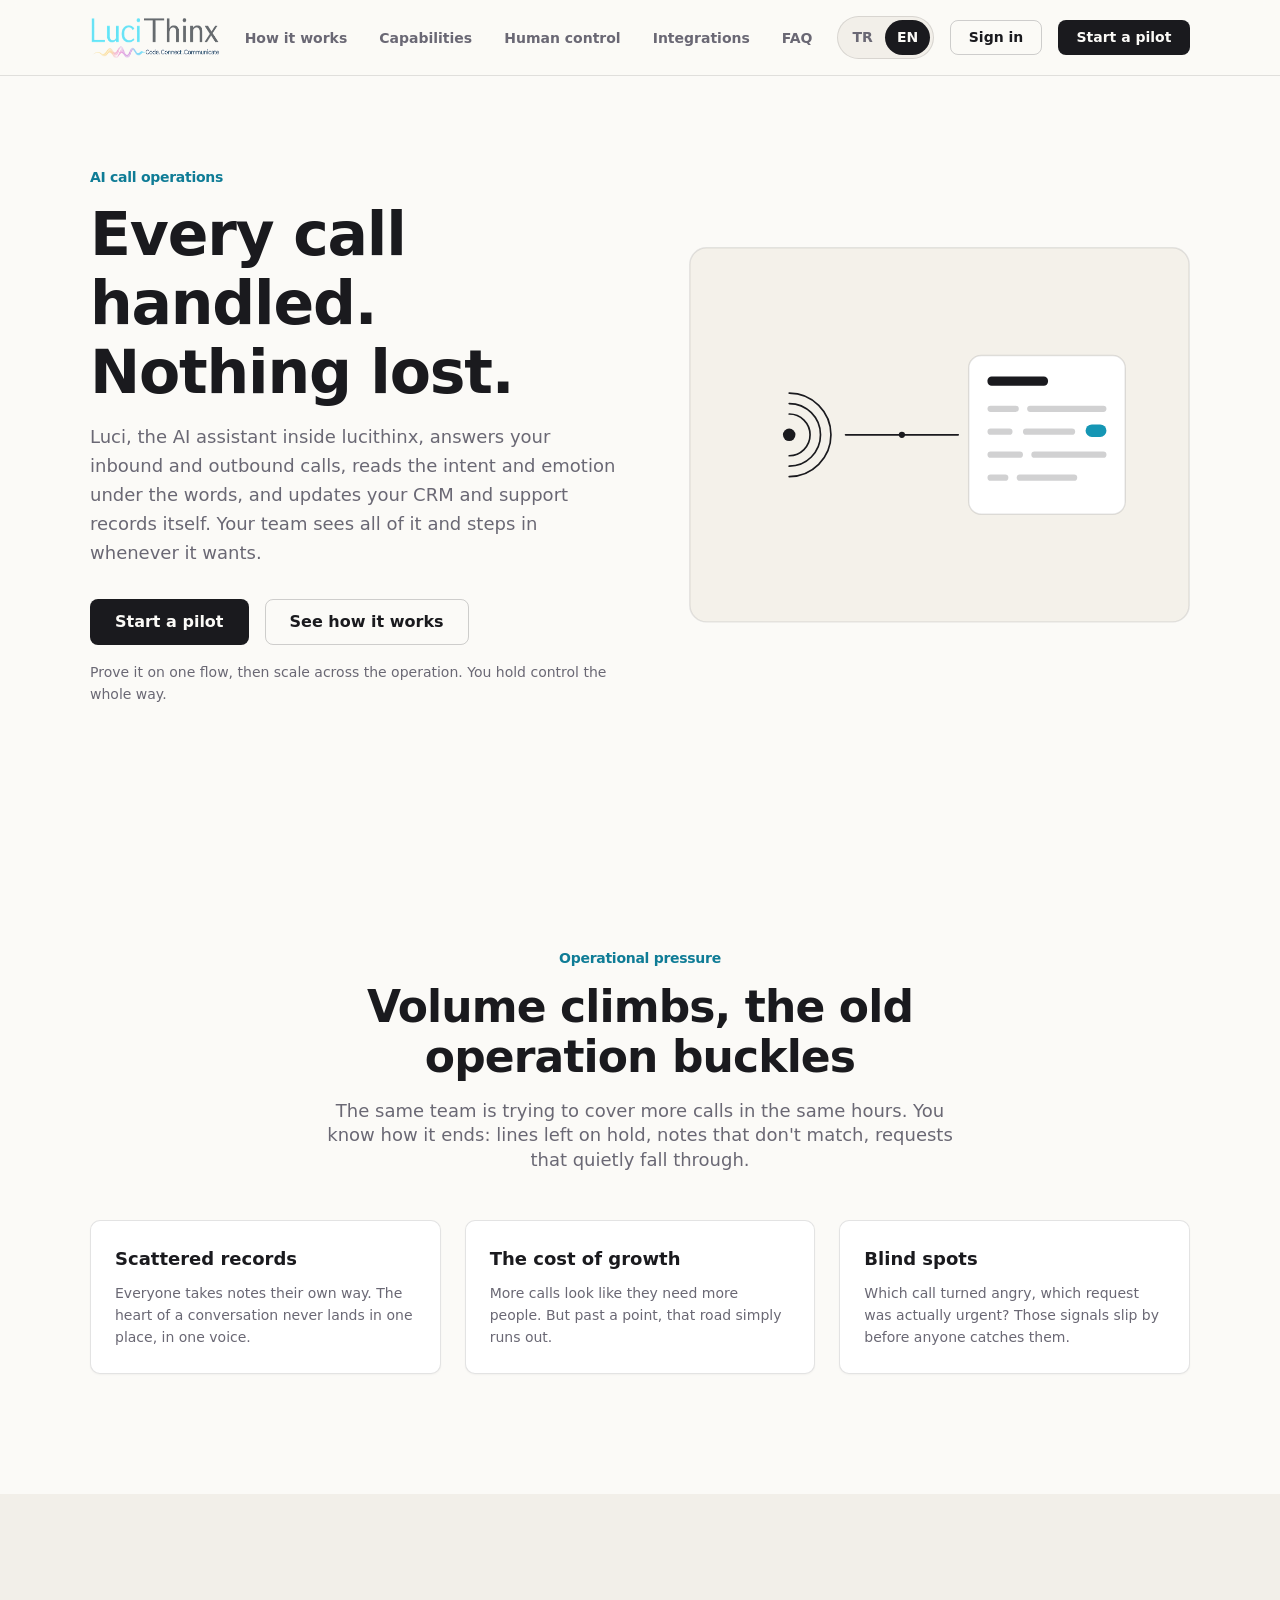
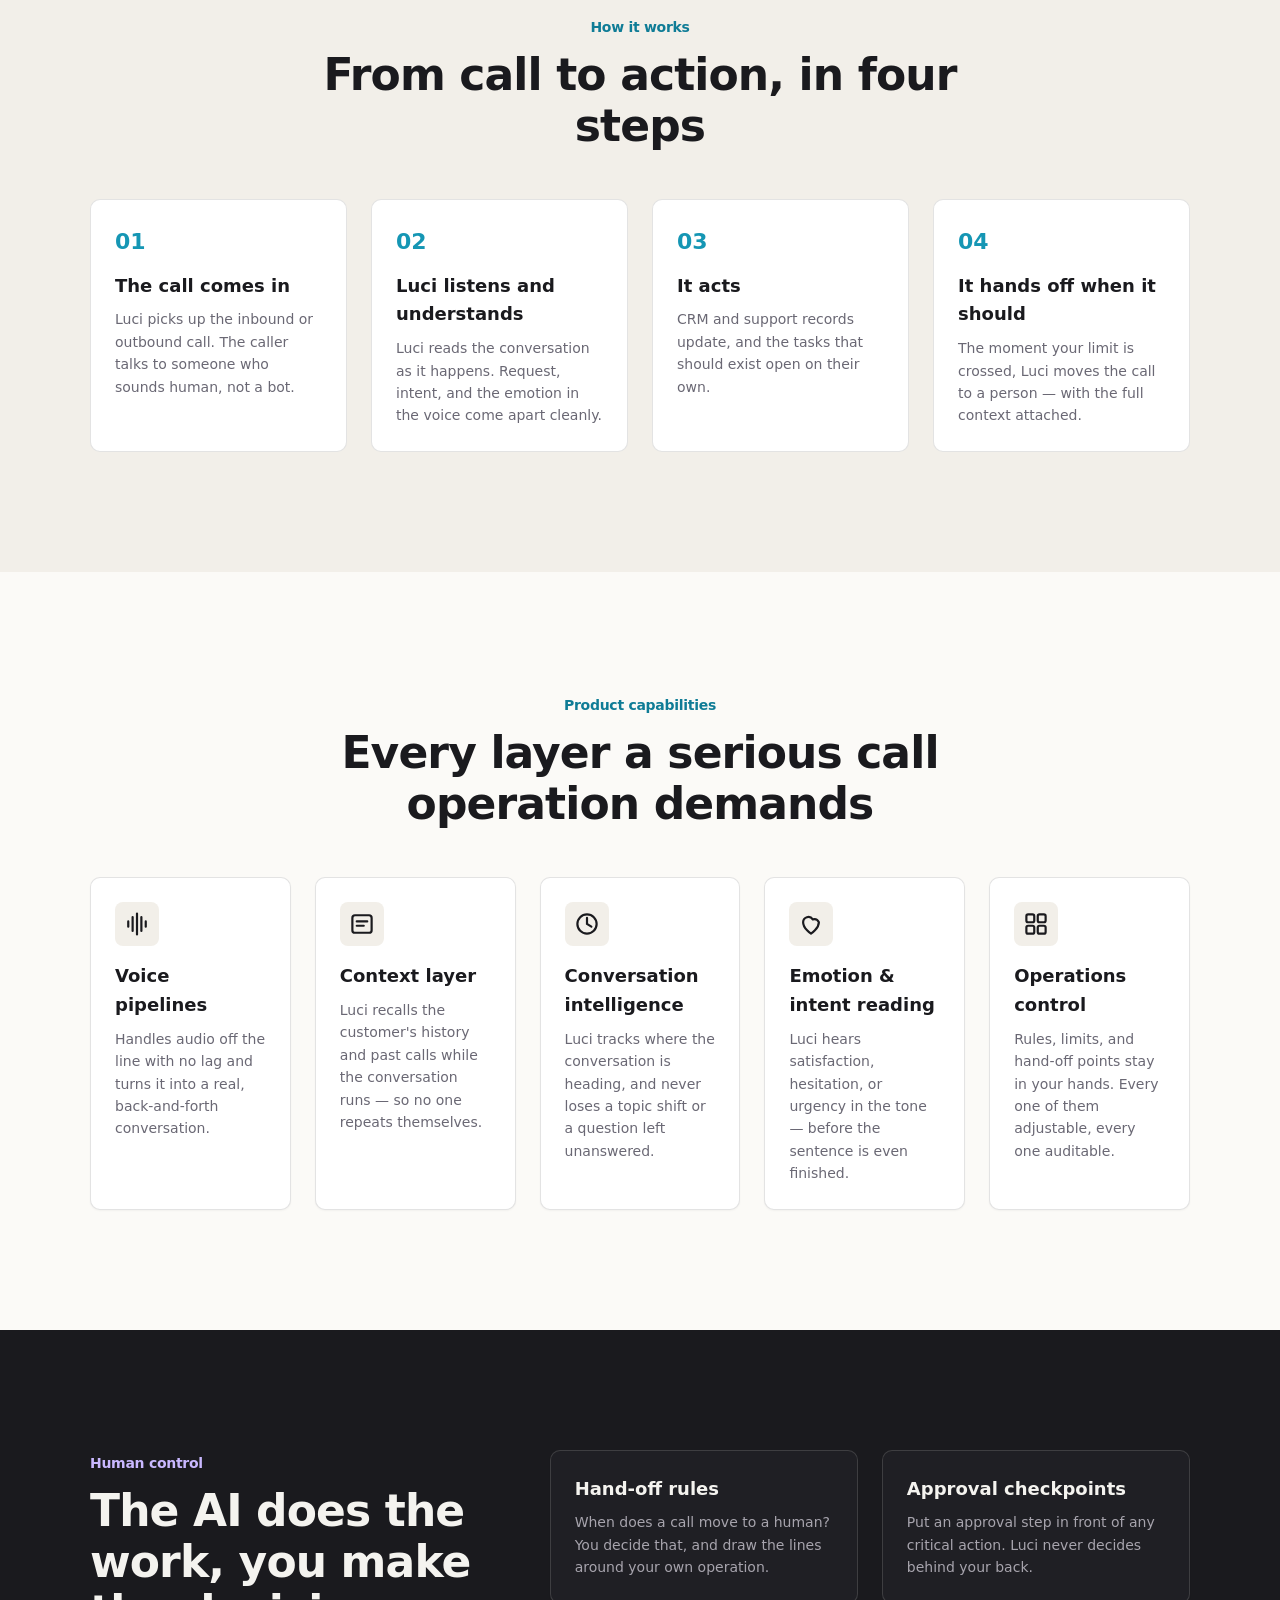
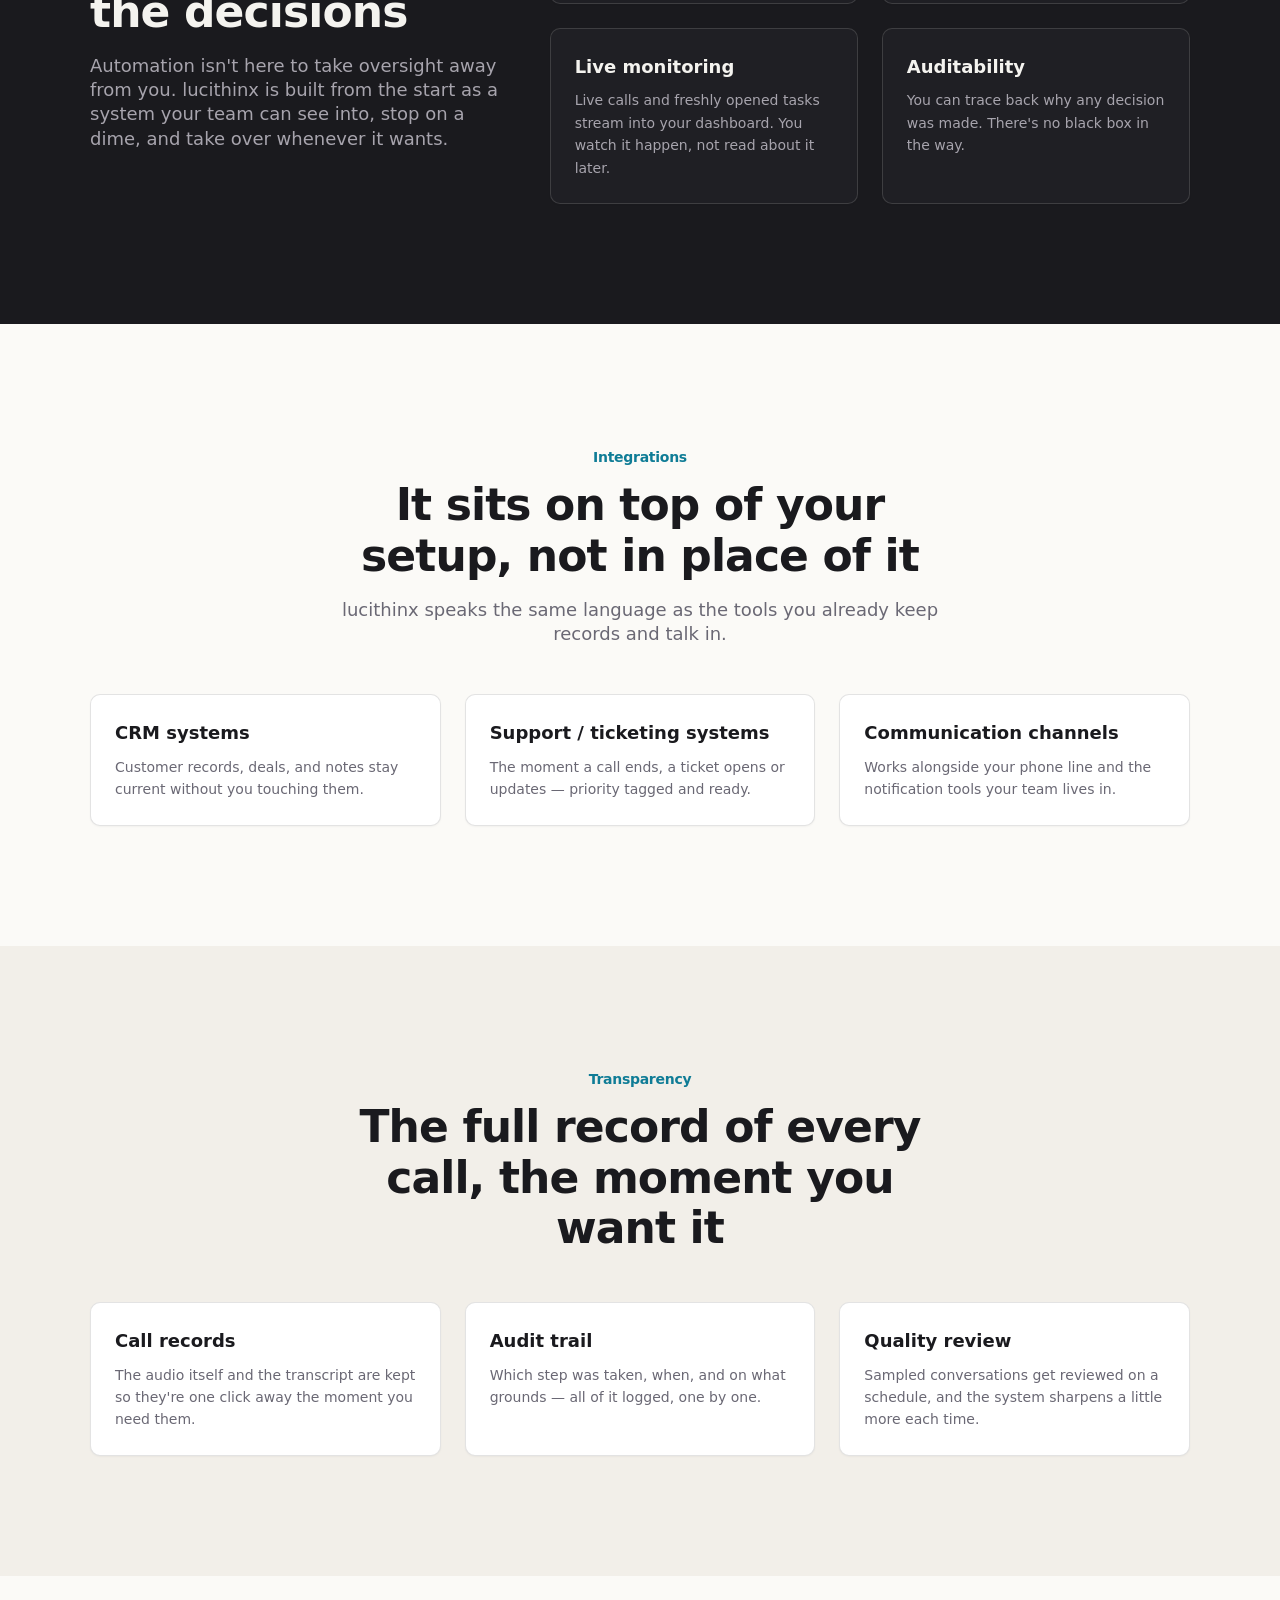
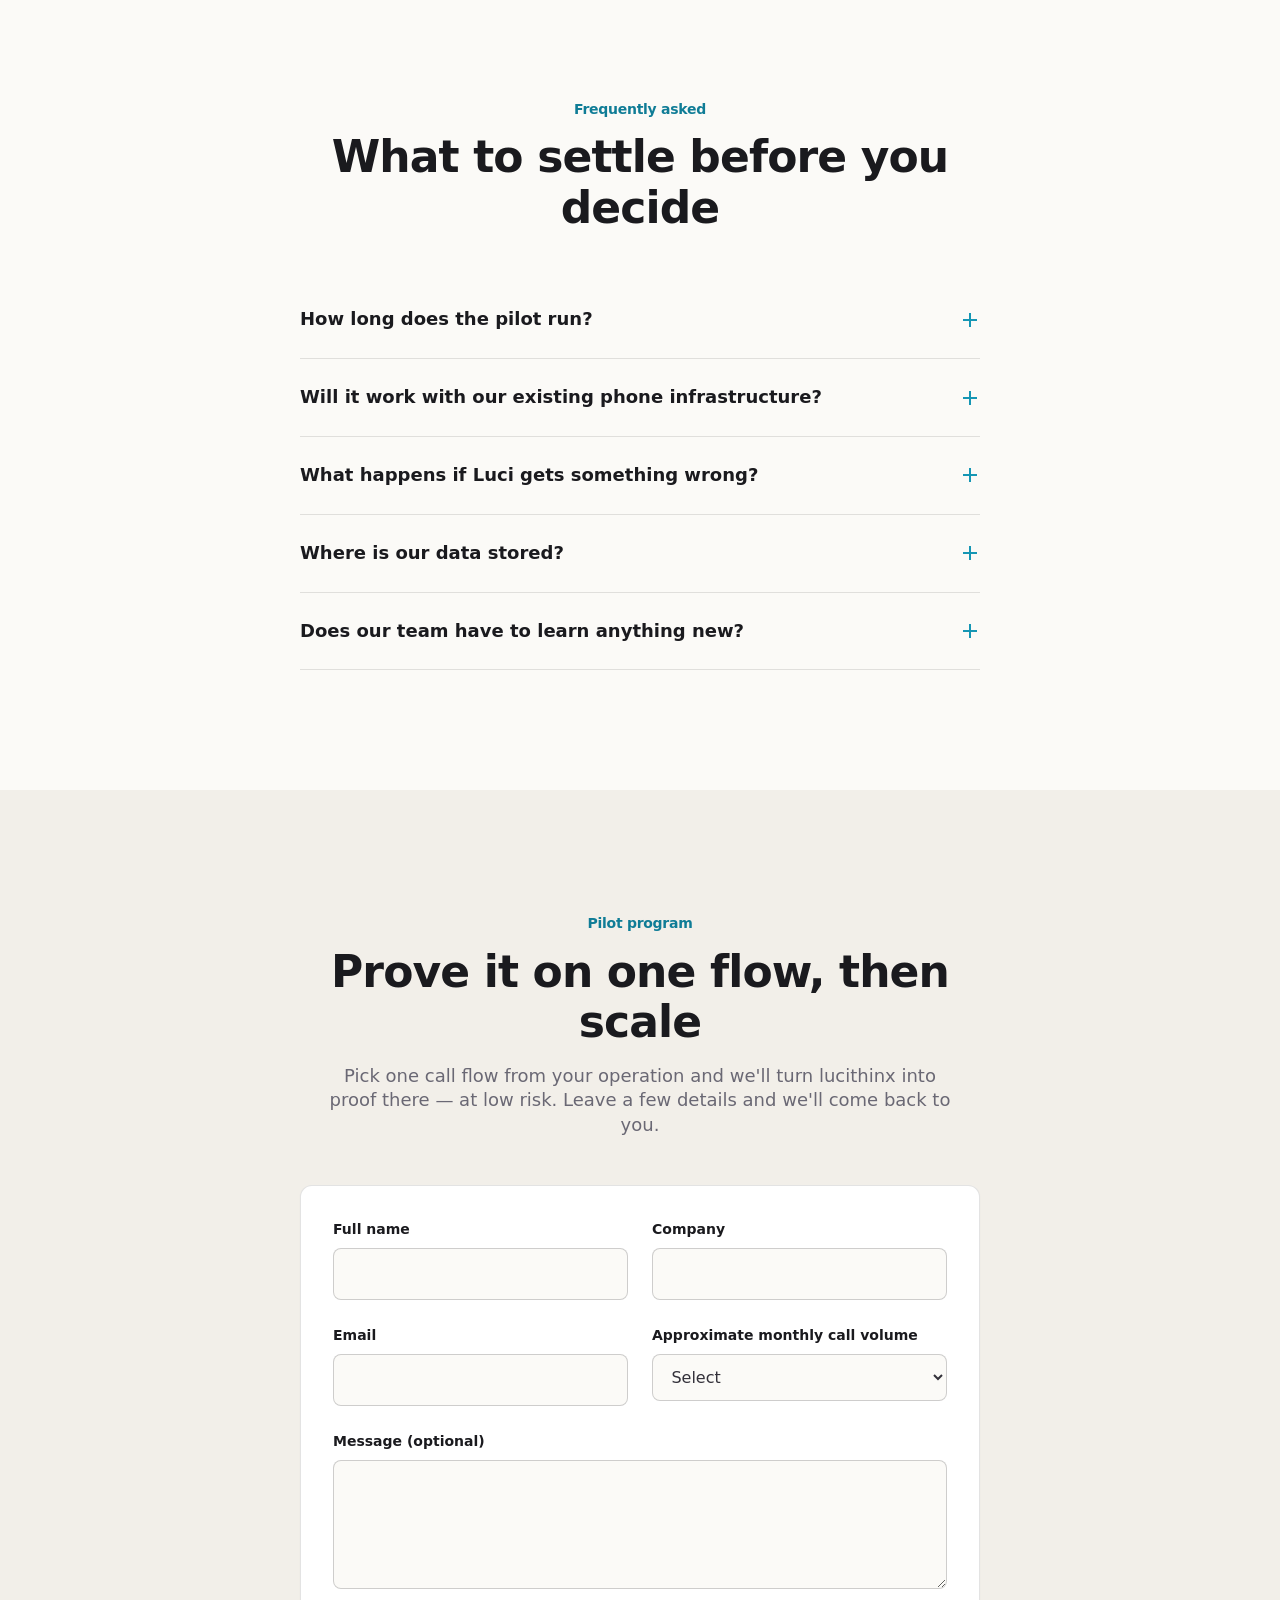
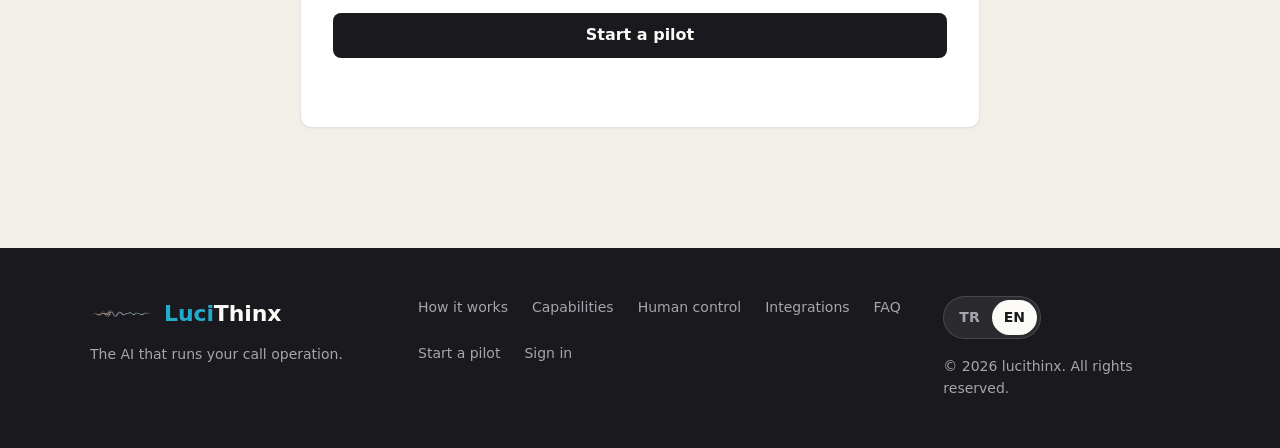
<file: en/index.html>
<!DOCTYPE html>
<html lang="en">
<head>
  <meta charset="UTF-8" />
  <meta name="viewport" content="width=device-width, initial-scale=1.0" />
  <title data-i18n="meta.title">lucithinx — The AI that runs your call operation</title>
  <meta name="description" data-i18n-attr="content:meta.description"
    content="lucithinx answers your inbound and outbound calls with AI, reads the intent and emotion under the words, and updates your CRM and support records on its own. Your team always makes the call. Try it with a pilot that starts on a single call flow." />
  <meta name="color-scheme" content="light" />
  <meta name="theme-color" content="#FBFAF7" />

  <!-- Canonical: replace with the real production domain before going live. -->
  <link rel="canonical" href="https://lucithinx.com/en/" />
  <link rel="alternate" hreflang="tr" href="https://lucithinx.com/" />
  <link rel="alternate" hreflang="en" href="https://lucithinx.com/en/" />
  <link rel="alternate" hreflang="x-default" href="https://lucithinx.com/" />
  
  <meta name="robots" content="index,follow" />
  
  <!-- Open Graph -->
  <meta property="og:type" content="website" />
  <meta property="og:site_name" content="lucithinx" />
  <meta property="og:url" content="https://lucithinx.com/en/" />
  <meta property="og:title" data-i18n-attr="content:meta.title" content="lucithinx — The AI that runs your call operation" />
  <meta property="og:description" data-i18n-attr="content:meta.description" content="lucithinx answers your inbound and outbound calls with AI, reads the intent and emotion under the words, and updates your CRM and support records on its own. Your team always makes the call. Try it with a pilot that starts on a single call flow." />
  <meta property="og:image" content="https://lucithinx.com/assets/og-image.png" />
  <meta property="og:image:type" content="image/png" />
  <meta property="og:image:width" content="1200" />
  <meta property="og:image:height" content="630" />
  <meta property="og:locale" content="en_US" />
  <meta property="og:locale:alternate" content="tr_TR" />
  
  <!-- Twitter Card -->
  <meta name="twitter:card" content="summary_large_image" />
  <meta name="twitter:title" data-i18n-attr="content:meta.title" content="lucithinx — The AI that runs your call operation" />
  <meta name="twitter:description" data-i18n-attr="content:meta.description" content="lucithinx answers your inbound and outbound calls with AI, reads the intent and emotion under the words, and updates your CRM and support records on its own. Your team always makes the call. Try it with a pilot that starts on a single call flow." />
  <meta name="twitter:image" content="https://lucithinx.com/assets/og-image.png" />

  <!-- Favicon: real PNG file at root so Google Search reliably crawls/shows it -->
  <link rel="icon" type="image/png" href="/favicon.png" sizes="any" />
  <link rel="apple-touch-icon" href="/favicon.png" />

  <link rel="stylesheet" href="/styles.css" />

  <script type="application/ld+json">
{
  "@context": "https://schema.org",
  "@type": "Organization",
  "name": "lucithinx",
  "url": "https://lucithinx.com",
  "logo": "https://lucithinx.com/assets/og-image.png",
  "description": "lucithinx answers your inbound and outbound calls with AI, reads the intent and emotion under the words, and updates your CRM and support records on its own. Your team always makes the call. Try it with a pilot that starts on a single call flow."
}
</script>
  <script type="application/ld+json">
{
  "@context": "https://schema.org",
  "@type": "SoftwareApplication",
  "name": "lucithinx",
  "applicationCategory": "BusinessApplication",
  "operatingSystem": "Web",
  "description": "lucithinx answers your inbound and outbound calls with AI, reads the intent and emotion under the words, and updates your CRM and support records on its own. Your team always makes the call. Try it with a pilot that starts on a single call flow."
}
</script>
  <script type="application/ld+json">
{
  "@context": "https://schema.org",
  "@type": "FAQPage",
  "mainEntity": [
    {
      "@type": "Question",
      "name": "How long does the pilot run?",
      "acceptedAnswer": {
        "@type": "Answer",
        "text": "We start on a single call flow and keep it short. Scope and length are things we settle together."
      }
    },
    {
      "@type": "Question",
      "name": "Will it work with our existing phone infrastructure?",
      "acceptedAnswer": {
        "@type": "Answer",
        "text": "Yes. It sits on top of the lines and switchboard you already run, so nothing about your infrastructure has to change."
      }
    },
    {
      "@type": "Question",
      "name": "What happens if Luci gets something wrong?",
      "acceptedAnswer": {
        "@type": "Answer",
        "text": "The moment your limit is crossed, Luci hands the call to a person. And you can step in yourself at any time you like."
      }
    },
    {
      "@type": "Question",
      "name": "Where is our data stored?",
      "acceptedAnswer": {
        "@type": "Answer",
        "text": "We settle retention and location against your own organization's policies while we scope the pilot."
      }
    },
    {
      "@type": "Question",
      "name": "Does our team have to learn anything new?",
      "acceptedAnswer": {
        "@type": "Answer",
        "text": "We set the rules and hand-offs up together. The aim is to add nothing — not one extra step — to your team's day."
      }
    }
  ]
}
</script>
</head>
<body>
  <a class="skip-link" href="#main-content" data-i18n="a11y.skipToContent">Skip to content</a>

  <header class="site-header">
    <div class="shell header-inner">
      <a class="brand" href="#top" aria-label="lucithinx, ana sayfa">
        <!-- LuciThinx logo — kullanıcının gerçek marka varlığı (şeffaf PNG). -->
        <img class="brand-logo" src="/assets/logo.png" alt="LuciThinx" width="176" height="49" />
      </a>

      <nav class="main-nav" aria-label="Ana gezinme">
        <button class="nav-toggle" type="button" aria-expanded="false" aria-controls="primary-nav-list">
          <span class="sr-only" data-i18n="nav.toggle">Open menu</span>
          <span class="nav-toggle-icon" aria-hidden="true"></span>
        </button>
        <ul class="nav-list" id="primary-nav-list">
          <li><a href="#how-it-works" data-i18n="nav.howItWorks">How it works</a></li>
          <li><a href="#capabilities" data-i18n="nav.capabilities">Capabilities</a></li>
          <li><a href="#control" data-i18n="nav.control">Human control</a></li>
          <li><a href="#integrations" data-i18n="nav.integrations">Integrations</a></li>
          <li><a href="#faq" data-i18n="nav.faq">FAQ</a></li>
        </ul>
      </nav>

      <div class="header-actions">
        <div class="lang-switch" role="group" aria-label="Dil seçimi">
          <a class="lang-btn" data-lang="tr" href="/" aria-pressed="false">TR</a>
          <a class="lang-btn" data-lang="en" href="/en/" aria-pressed="true">EN</a>
        </div>
        <a class="btn btn-ghost btn-small btn-login" href="https://panel.lucithinx.com/anket.html" rel="nofollow" data-i18n="nav.login">Sign in</a>
        <a class="btn btn-primary btn-small" href="#pilot" data-i18n="nav.cta">Start a pilot</a>
      </div>
    </div>
  </header>

  <main id="main-content">

    <!-- 1. HERO -->
    <section class="hero" id="top" aria-labelledby="hero-heading">
      <div class="shell hero-inner">
        <div class="hero-copy">
          <p class="eyebrow" data-i18n="hero.eyebrow">AI call operations</p>
          <h1 id="hero-heading" data-i18n="hero.heading">Every call handled. Nothing lost.</h1>
          <p class="hero-sub" data-i18n="hero.sub">Luci, the AI assistant inside lucithinx, answers your inbound and outbound calls, reads the intent and emotion under the words, and updates your CRM and support records itself. Your team sees all of it and steps in whenever it wants.</p>
          <div class="hero-actions">
            <a class="btn btn-primary" href="#pilot" data-i18n="hero.ctaPrimary">Start a pilot</a>
            <a class="btn btn-ghost" href="#how-it-works" data-i18n="hero.ctaSecondary">See how it works</a>
          </div>
          <p class="hero-note" data-i18n="hero.note">Prove it on one flow, then scale across the operation. You hold control the whole way.</p>
        </div>

        <div class="hero-visual" aria-hidden="true">
          <!-- Editoryal, statik hairline şema: ses çağrısı -> yapılandırılmış
               kayıt. Mürekkep hairline, kağıt-dim kart. Gradyan/glow/animasyon
               YOK. Tek aksan: kayıttaki küçük kil etiket. -->
          <svg viewBox="0 0 480 360" class="wave-art hero-figure" role="img" aria-hidden="true">
            <rect x="0.8" y="0.8" width="478.4" height="358.4" rx="16" fill="#f4f1ea" stroke="rgba(26,26,30,0.10)" stroke-width="1.4" />

            <!-- gelen ses: düğüm + ses dalgaları -->
            <circle class="fill-ink" cx="96" cy="180" r="6" />
            <path class="stroke" d="M96 160 A 20 20 0 0 1 96 200" />
            <path class="stroke" d="M96 150 A 30 30 0 0 1 96 210" />
            <path class="stroke" d="M96 140 A 40 40 0 0 1 96 220" />

            <!-- bağlayıcı -->
            <path class="stroke" d="M150 180 L258 180" />
            <circle class="fill-ink" cx="204" cy="180" r="3" />

            <!-- yapılandırılmış kayıt kartı -->
            <rect x="268" y="104" width="150" height="152" rx="12" fill="#ffffff" stroke="rgba(26,26,30,0.12)" stroke-width="1.4" />
            <rect class="fill-ink" x="286" y="124" width="58" height="9" rx="4" />
            <rect class="fill-soft" x="286" y="152" width="30" height="6" rx="3" />
            <rect class="fill-soft" x="324" y="152" width="76" height="6" rx="3" />
            <rect class="fill-soft" x="286" y="174" width="24" height="6" rx="3" />
            <rect class="fill-soft" x="320" y="174" width="50" height="6" rx="3" />
            <rect class="fill-accent" x="380" y="170" width="20" height="12" rx="6" />
            <rect class="fill-soft" x="286" y="196" width="34" height="6" rx="3" />
            <rect class="fill-soft" x="328" y="196" width="72" height="6" rx="3" />
            <rect class="fill-soft" x="286" y="218" width="20" height="6" rx="3" />
            <rect class="fill-soft" x="314" y="218" width="58" height="6" rx="3" />
          </svg>
        </div>
      </div>
    </section>

    <!-- 2. PROBLEM -->
    <section class="section" id="problem" aria-labelledby="problem-heading">
      <div class="shell">
        <div class="section-head">
          <p class="eyebrow" data-i18n="problem.eyebrow">Operational pressure</p>
          <h2 id="problem-heading" data-i18n="problem.heading">Volume climbs, the old operation buckles</h2>
          <p class="section-lead" data-i18n="problem.lead">The same team is trying to cover more calls in the same hours. You know how it ends: lines left on hold, notes that don't match, requests that quietly fall through.</p>
        </div>

        <div class="grid grid-3">
          <article class="card">
            <h3 data-i18n="problem.card1.title">Scattered records</h3>
            <p data-i18n="problem.card1.body">Everyone takes notes their own way. The heart of a conversation never lands in one place, in one voice.</p>
          </article>
          <article class="card">
            <h3 data-i18n="problem.card2.title">The cost of growth</h3>
            <p data-i18n="problem.card2.body">More calls look like they need more people. But past a point, that road simply runs out.</p>
          </article>
          <article class="card">
            <h3 data-i18n="problem.card3.title">Blind spots</h3>
            <p data-i18n="problem.card3.body">Which call turned angry, which request was actually urgent? Those signals slip by before anyone catches them.</p>
          </article>
        </div>
      </div>
    </section>

    <!-- 3. HOW IT WORKS -->
    <section class="section section-alt" id="how-it-works" aria-labelledby="how-heading">
      <div class="shell">
        <div class="section-head">
          <p class="eyebrow" data-i18n="how.eyebrow">How it works</p>
          <h2 id="how-heading" data-i18n="how.heading">From call to action, in four steps</h2>
        </div>

        <ol class="steps">
          <li class="step">
            <span class="step-index" aria-hidden="true">01</span>
            <h3 data-i18n="how.step1.title">The call comes in</h3>
            <p data-i18n="how.step1.body">Luci picks up the inbound or outbound call. The caller talks to someone who sounds human, not a bot.</p>
          </li>
          <li class="step">
            <span class="step-index" aria-hidden="true">02</span>
            <h3 data-i18n="how.step2.title">Luci listens and understands</h3>
            <p data-i18n="how.step2.body">Luci reads the conversation as it happens. Request, intent, and the emotion in the voice come apart cleanly.</p>
          </li>
          <li class="step">
            <span class="step-index" aria-hidden="true">03</span>
            <h3 data-i18n="how.step3.title">It acts</h3>
            <p data-i18n="how.step3.body">CRM and support records update, and the tasks that should exist open on their own.</p>
          </li>
          <li class="step">
            <span class="step-index" aria-hidden="true">04</span>
            <h3 data-i18n="how.step4.title">It hands off when it should</h3>
            <p data-i18n="how.step4.body">The moment your limit is crossed, Luci moves the call to a person — with the full context attached.</p>
          </li>
        </ol>
      </div>
    </section>

    <!-- 4. CAPABILITIES -->
    <section class="section" id="capabilities" aria-labelledby="capabilities-heading">
      <div class="shell">
        <div class="section-head">
          <p class="eyebrow" data-i18n="capabilities.eyebrow">Product capabilities</p>
          <h2 id="capabilities-heading" data-i18n="capabilities.heading">Every layer a serious call operation demands</h2>
        </div>

        <div class="grid grid-5">
          <article class="card capability-card">
            <span class="capability-icon" aria-hidden="true">
              <svg viewBox="0 0 32 32" width="28" height="28"><path d="M6 13v6M11 8v16M16 4v24M21 8v16M26 13v6" stroke="#1a1a1e" stroke-width="2.5" stroke-linecap="round" fill="none"/></svg>
            </span>
            <h3 data-i18n="capabilities.card1.title">Voice pipelines</h3>
            <p data-i18n="capabilities.card1.body">Handles audio off the line with no lag and turns it into a real, back-and-forth conversation.</p>
          </article>
          <article class="card capability-card">
            <span class="capability-icon" aria-hidden="true">
              <svg viewBox="0 0 32 32" width="28" height="28"><rect x="5" y="6" width="22" height="20" rx="3" stroke="#1a1a1e" stroke-width="2.5" fill="none"/><path d="M10 13h12M10 18h8" stroke="#1a1a1e" stroke-width="2.5" stroke-linecap="round"/></svg>
            </span>
            <h3 data-i18n="capabilities.card2.title">Context layer</h3>
            <p data-i18n="capabilities.card2.body">Luci recalls the customer's history and past calls while the conversation runs — so no one repeats themselves.</p>
          </article>
          <article class="card capability-card">
            <span class="capability-icon" aria-hidden="true">
              <svg viewBox="0 0 32 32" width="28" height="28"><circle cx="16" cy="16" r="11" stroke="#1a1a1e" stroke-width="2.5" fill="none"/><path d="M16 9v7l5 3" stroke="#1a1a1e" stroke-width="2.5" stroke-linecap="round" fill="none"/></svg>
            </span>
            <h3 data-i18n="capabilities.card3.title">Conversation intelligence</h3>
            <p data-i18n="capabilities.card3.body">Luci tracks where the conversation is heading, and never loses a topic shift or a question left unanswered.</p>
          </article>
          <article class="card capability-card">
            <span class="capability-icon" aria-hidden="true">
              <svg viewBox="0 0 32 32" width="28" height="28"><path d="M16 27s-9-5.7-9-13a6 6 0 0 1 11-3.3A6 6 0 0 1 25 14c0 7.3-9 13-9 13Z" stroke="#1a1a1e" stroke-width="2.5" fill="none" stroke-linejoin="round"/></svg>
            </span>
            <h3 data-i18n="capabilities.card4.title">Emotion &amp; intent reading</h3>
            <p data-i18n="capabilities.card4.body">Luci hears satisfaction, hesitation, or urgency in the tone — before the sentence is even finished.</p>
          </article>
          <article class="card capability-card">
            <span class="capability-icon" aria-hidden="true">
              <svg viewBox="0 0 32 32" width="28" height="28"><rect x="5" y="5" width="9" height="9" rx="2" stroke="#1a1a1e" stroke-width="2.5" fill="none"/><rect x="18" y="5" width="9" height="9" rx="2" stroke="#1a1a1e" stroke-width="2.5" fill="none"/><rect x="5" y="18" width="9" height="9" rx="2" stroke="#1a1a1e" stroke-width="2.5" fill="none"/><rect x="18" y="18" width="9" height="9" rx="2" stroke="#1a1a1e" stroke-width="2.5" fill="none"/></svg>
            </span>
            <h3 data-i18n="capabilities.card5.title">Operations control</h3>
            <p data-i18n="capabilities.card5.body">Rules, limits, and hand-off points stay in your hands. Every one of them adjustable, every one auditable.</p>
          </article>
        </div>
      </div>
    </section>

    <!-- 5. HUMAN CONTROL & GUARDRAILS -->
    <section class="section section-dark" id="control" aria-labelledby="control-heading">
      <div class="shell control-inner">
        <div class="section-head section-head-left">
          <p class="eyebrow eyebrow-on-dark" data-i18n="control.eyebrow">Human control</p>
          <h2 id="control-heading" data-i18n="control.heading">The AI does the work, you make the decisions</h2>
          <p class="section-lead section-lead-on-dark" data-i18n="control.lead">Automation isn't here to take oversight away from you. lucithinx is built from the start as a system your team can see into, stop on a dime, and take over whenever it wants.</p>
        </div>

        <div class="grid grid-2">
          <article class="card card-on-dark">
            <h3 data-i18n="control.card1.title">Hand-off rules</h3>
            <p data-i18n="control.card1.body">When does a call move to a human? You decide that, and draw the lines around your own operation.</p>
          </article>
          <article class="card card-on-dark">
            <h3 data-i18n="control.card2.title">Approval checkpoints</h3>
            <p data-i18n="control.card2.body">Put an approval step in front of any critical action. Luci never decides behind your back.</p>
          </article>
          <article class="card card-on-dark">
            <h3 data-i18n="control.card3.title">Live monitoring</h3>
            <p data-i18n="control.card3.body">Live calls and freshly opened tasks stream into your dashboard. You watch it happen, not read about it later.</p>
          </article>
          <article class="card card-on-dark">
            <h3 data-i18n="control.card4.title">Auditability</h3>
            <p data-i18n="control.card4.body">You can trace back why any decision was made. There's no black box in the way.</p>
          </article>
        </div>
      </div>
    </section>

    <!-- 6. INTEGRATIONS -->
    <section class="section" id="integrations" aria-labelledby="integrations-heading">
      <div class="shell">
        <div class="section-head">
          <p class="eyebrow" data-i18n="integrations.eyebrow">Integrations</p>
          <h2 id="integrations-heading" data-i18n="integrations.heading">It sits on top of your setup, not in place of it</h2>
          <p class="section-lead" data-i18n="integrations.lead">lucithinx speaks the same language as the tools you already keep records and talk in.</p>
        </div>

        <div class="grid grid-3">
          <article class="card">
            <h3 data-i18n="integrations.card1.title">CRM systems</h3>
            <p data-i18n="integrations.card1.body">Customer records, deals, and notes stay current without you touching them.</p>
          </article>
          <article class="card">
            <h3 data-i18n="integrations.card2.title">Support / ticketing systems</h3>
            <p data-i18n="integrations.card2.body">The moment a call ends, a ticket opens or updates — priority tagged and ready.</p>
          </article>
          <article class="card">
            <h3 data-i18n="integrations.card3.title">Communication channels</h3>
            <p data-i18n="integrations.card3.body">Works alongside your phone line and the notification tools your team lives in.</p>
          </article>
        </div>
      </div>
    </section>

    <!-- 7. TRANSPARENCY / EVIDENCE -->
    <section class="section section-alt" id="transparency" aria-labelledby="transparency-heading">
      <div class="shell">
        <div class="section-head">
          <p class="eyebrow" data-i18n="transparency.eyebrow">Transparency</p>
          <h2 id="transparency-heading" data-i18n="transparency.heading">The full record of every call, the moment you want it</h2>
        </div>

        <div class="grid grid-3">
          <article class="card">
            <h3 data-i18n="transparency.card1.title">Call records</h3>
            <p data-i18n="transparency.card1.body">The audio itself and the transcript are kept so they're one click away the moment you need them.</p>
          </article>
          <article class="card">
            <h3 data-i18n="transparency.card2.title">Audit trail</h3>
            <p data-i18n="transparency.card2.body">Which step was taken, when, and on what grounds — all of it logged, one by one.</p>
          </article>
          <article class="card">
            <h3 data-i18n="transparency.card3.title">Quality review</h3>
            <p data-i18n="transparency.card3.body">Sampled conversations get reviewed on a schedule, and the system sharpens a little more each time.</p>
          </article>
        </div>
      </div>
    </section>

    <!-- 8. FAQ -->
    <section class="section" id="faq" aria-labelledby="faq-heading">
      <div class="shell shell-narrow">
        <div class="section-head">
          <p class="eyebrow" data-i18n="faq.eyebrow">Frequently asked</p>
          <h2 id="faq-heading" data-i18n="faq.heading">What to settle before you decide</h2>
        </div>

        <div class="accordion">
          <div class="accordion-item">
            <h3 class="accordion-header">
              <button type="button" class="accordion-trigger" aria-expanded="false" aria-controls="faq-a1" id="faq-q1">
                <span data-i18n="faq.q1.question">How long does the pilot run?</span>
                <span class="accordion-icon" aria-hidden="true"></span>
              </button>
            </h3>
            <div class="accordion-panel" id="faq-a1" role="region" aria-labelledby="faq-q1" hidden>
              <p data-i18n="faq.q1.answer">We start on a single call flow and keep it short. Scope and length are things we settle together.</p>
            </div>
          </div>

          <div class="accordion-item">
            <h3 class="accordion-header">
              <button type="button" class="accordion-trigger" aria-expanded="false" aria-controls="faq-a2" id="faq-q2">
                <span data-i18n="faq.q2.question">Will it work with our existing phone infrastructure?</span>
                <span class="accordion-icon" aria-hidden="true"></span>
              </button>
            </h3>
            <div class="accordion-panel" id="faq-a2" role="region" aria-labelledby="faq-q2" hidden>
              <p data-i18n="faq.q2.answer">Yes. It sits on top of the lines and switchboard you already run, so nothing about your infrastructure has to change.</p>
            </div>
          </div>

          <div class="accordion-item">
            <h3 class="accordion-header">
              <button type="button" class="accordion-trigger" aria-expanded="false" aria-controls="faq-a3" id="faq-q3">
                <span data-i18n="faq.q3.question">What happens if Luci gets something wrong?</span>
                <span class="accordion-icon" aria-hidden="true"></span>
              </button>
            </h3>
            <div class="accordion-panel" id="faq-a3" role="region" aria-labelledby="faq-q3" hidden>
              <p data-i18n="faq.q3.answer">The moment your limit is crossed, Luci hands the call to a person. And you can step in yourself at any time you like.</p>
            </div>
          </div>

          <div class="accordion-item">
            <h3 class="accordion-header">
              <button type="button" class="accordion-trigger" aria-expanded="false" aria-controls="faq-a4" id="faq-q4">
                <span data-i18n="faq.q4.question">Where is our data stored?</span>
                <span class="accordion-icon" aria-hidden="true"></span>
              </button>
            </h3>
            <div class="accordion-panel" id="faq-a4" role="region" aria-labelledby="faq-q4" hidden>
              <p data-i18n="faq.q4.answer">We settle retention and location against your own organization's policies while we scope the pilot.</p>
            </div>
          </div>

          <div class="accordion-item">
            <h3 class="accordion-header">
              <button type="button" class="accordion-trigger" aria-expanded="false" aria-controls="faq-a5" id="faq-q5">
                <span data-i18n="faq.q5.question">Does our team have to learn anything new?</span>
                <span class="accordion-icon" aria-hidden="true"></span>
              </button>
            </h3>
            <div class="accordion-panel" id="faq-a5" role="region" aria-labelledby="faq-q5" hidden>
              <p data-i18n="faq.q5.answer">We set the rules and hand-offs up together. The aim is to add nothing — not one extra step — to your team's day.</p>
            </div>
          </div>
        </div>
      </div>
    </section>

    <!-- 9. PILOT CTA / FORM -->
    <section class="section section-pilot" id="pilot" aria-labelledby="pilot-heading">
      <div class="shell shell-narrow">
        <div class="section-head">
          <p class="eyebrow" data-i18n="pilot.eyebrow">Pilot program</p>
          <h2 id="pilot-heading" data-i18n="pilot.heading">Prove it on one flow, then scale</h2>
          <p class="section-lead" data-i18n="pilot.lead">Pick one call flow from your operation and we'll turn lucithinx into proof there — at low risk. Leave a few details and we'll come back to you.</p>
        </div>

        <form
          class="pilot-form"
          id="pilot-form"
          name="pilot"
          method="POST"
          data-netlify="true"
          netlify-honeypot="bot-field"
          novalidate
        >
          <!--
            Netlify Forms: bu statik form, build sırasında Netlify tarafından
            taranıp otomatik olarak bir form handler'a bağlanır — sunucu kodu
            gerekmez. `data-netlify="true"` + gizli `form-name` input, Netlify'ın
            formu tanıması için şart. `netlify-honeypot` + gizli "bot-field",
            spam botlarını e-posta/CRM entegrasyonu olmadan eler.

            Davranış (bkz. app.js → handlePilotFormSubmit):
              1. Mevcut istemci-taraf doğrulama (zorunlu alanlar + e-posta biçimi) çalışır.
              2. Geçerliyse form Netlify'ın kendi origin'ine fetch(POST) ile gönderilir.
              3. Netlify dışı bir hostta (veya yerel geliştirmede, file:///http.server)
                 bu uç nokta yoktur — fetch başarısız olur ve kullanıcıya nazik bir
                 hata mesajı gösterilir; sayfa çökmez (bkz. README "Deploy" bölümü).
          -->
          <input type="hidden" name="form-name" value="pilot" />
          <p class="sr-only" aria-hidden="true">
            <label>Don't fill this out if you're human: <input name="bot-field" tabindex="-1" autocomplete="off" /></label>
          </p>

          <div class="form-row">
            <label for="pilot-name" data-i18n="pilot.form.name">Full name</label>
            <input type="text" id="pilot-name" name="name" autocomplete="name" required />
          </div>

          <div class="form-row">
            <label for="pilot-company" data-i18n="pilot.form.company">Company</label>
            <input type="text" id="pilot-company" name="company" autocomplete="organization" required />
          </div>

          <div class="form-row">
            <label for="pilot-email" data-i18n="pilot.form.email">Email</label>
            <input type="email" id="pilot-email" name="email" autocomplete="email" required />
          </div>

          <div class="form-row">
            <label for="pilot-volume" data-i18n="pilot.form.volume">Approximate monthly call volume</label>
            <select id="pilot-volume" name="volume" required>
              <option value="" data-i18n="pilot.form.volumePlaceholder">Select</option>
              <option value="under-500" data-i18n="pilot.form.volume1">Under 500</option>
              <option value="500-2000" data-i18n="pilot.form.volume2">500 – 2,000</option>
              <option value="2000-10000" data-i18n="pilot.form.volume3">2,000 – 10,000</option>
              <option value="over-10000" data-i18n="pilot.form.volume4">Over 10,000</option>
            </select>
          </div>

          <div class="form-row form-row-full">
            <label for="pilot-message" data-i18n="pilot.form.message">Message (optional)</label>
            <textarea id="pilot-message" name="message" rows="4"></textarea>
          </div>

          <div class="form-row form-row-full">
            <button type="submit" class="btn btn-primary">
              <span data-i18n="pilot.form.submit">Start a pilot</span>
            </button>
            <p class="form-status" id="pilot-form-status" role="status" aria-live="polite"></p>
          </div>
        </form>
      </div>
    </section>

  </main>

  <footer class="site-footer">
    <div class="shell footer-inner">
      <div class="footer-brand">
        <a class="brand" href="#top" aria-label="lucithinx, ana sayfa">
          <img class="brand-mark-img" src="/assets/wave.png" alt="" aria-hidden="true" width="64" height="14" />
          <span class="brand-word brand-word-footer"><span class="brand-luci">Luci</span>Thinx</span>
        </a>
        <p class="footer-tag" data-i18n="footer.tagline">The AI that runs your call operation.</p>
      </div>

      <nav class="footer-nav" aria-label="Alt bilgi gezinmesi">
        <a href="#how-it-works" data-i18n="nav.howItWorks">How it works</a>
        <a href="#capabilities" data-i18n="nav.capabilities">Capabilities</a>
        <a href="#control" data-i18n="nav.control">Human control</a>
        <a href="#integrations" data-i18n="nav.integrations">Integrations</a>
        <a href="#faq" data-i18n="nav.faq">FAQ</a>
        <a href="#pilot" data-i18n="nav.cta">Start a pilot</a>
        <a href="https://panel.lucithinx.com/anket.html" rel="nofollow" data-i18n="nav.login">Sign in</a>
      </nav>

      <div class="footer-meta">
        <div class="lang-switch lang-switch-footer" role="group" aria-label="Dil seçimi">
          <a class="lang-btn" data-lang="tr" href="/" aria-pressed="false">TR</a>
          <a class="lang-btn" data-lang="en" href="/en/" aria-pressed="true">EN</a>
        </div>
        <p class="footer-copyright">
          <span data-i18n="footer.copyright">© 2026 lucithinx. All rights reserved.</span>
        </p>
      </div>
    </div>
  </footer>

  <script src="/i18n.js"></script>
  <script src="/app.js"></script>
</body>
</html>
</file>
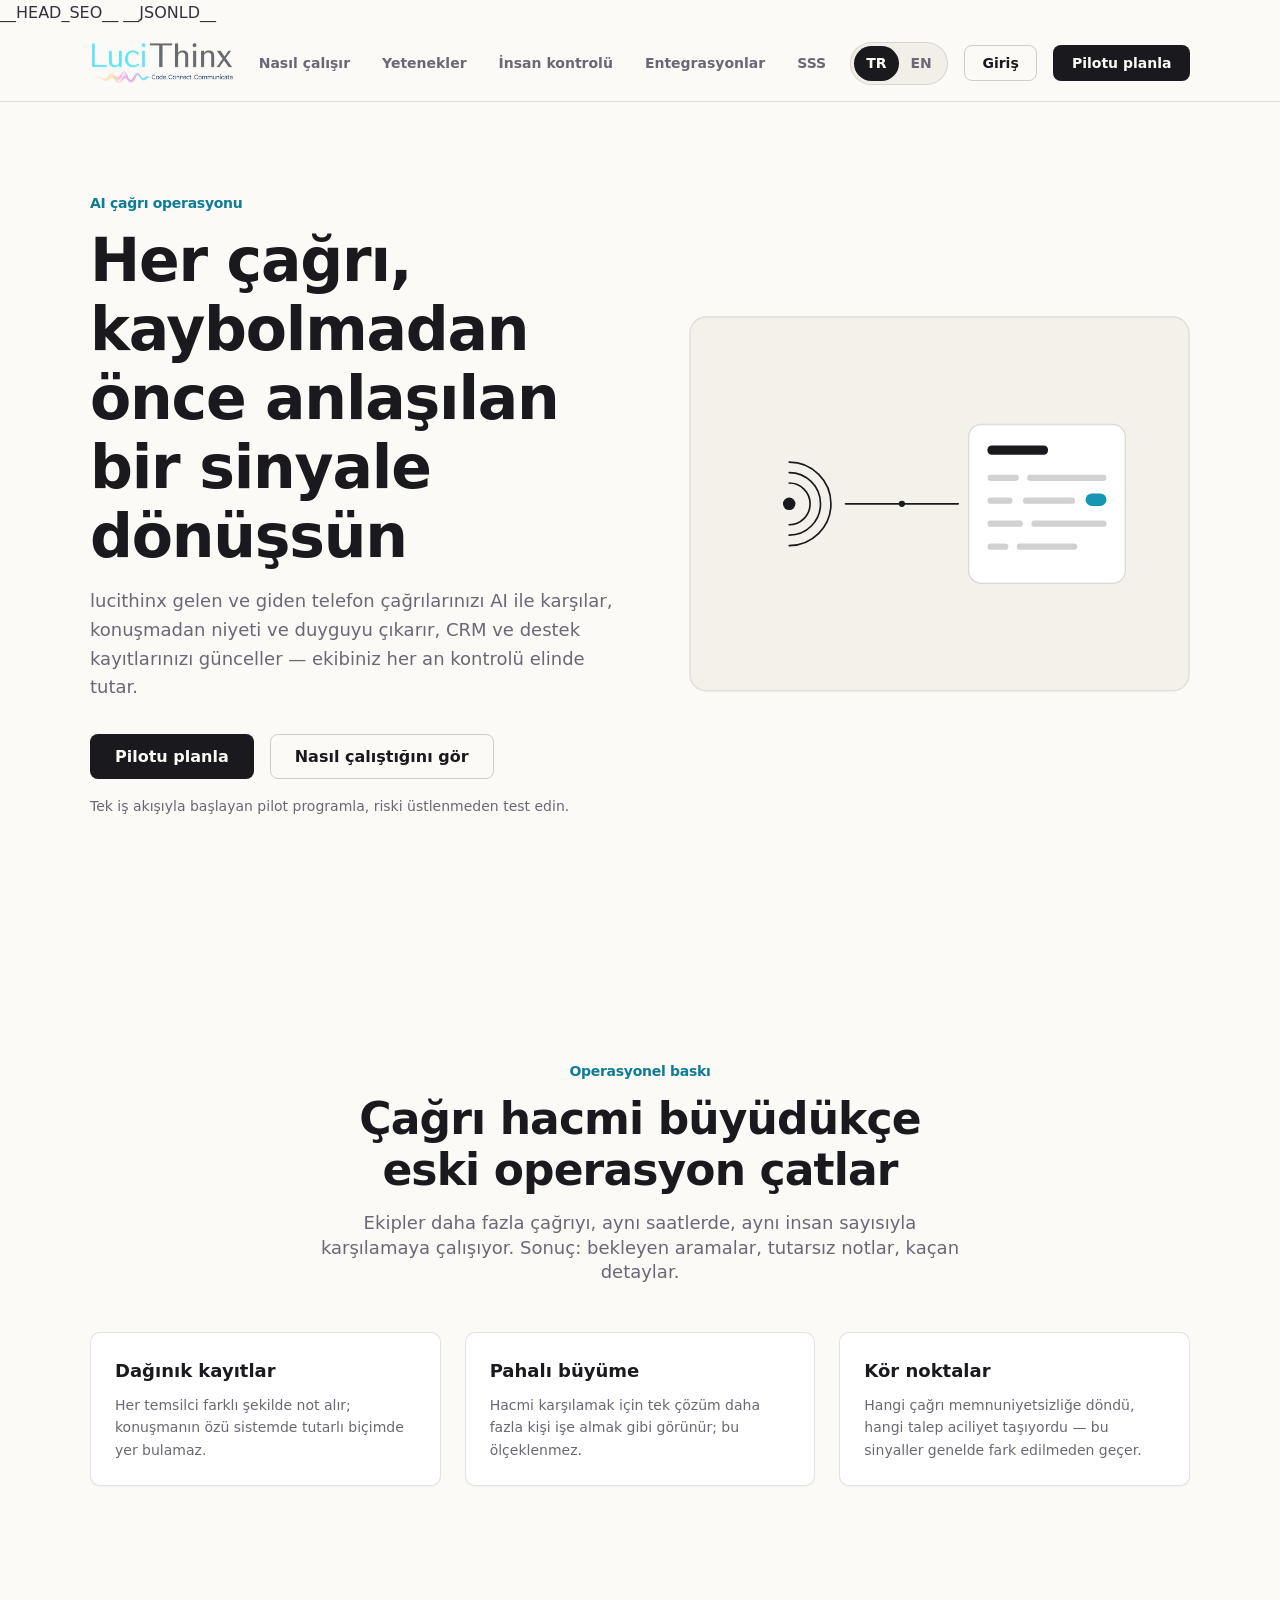
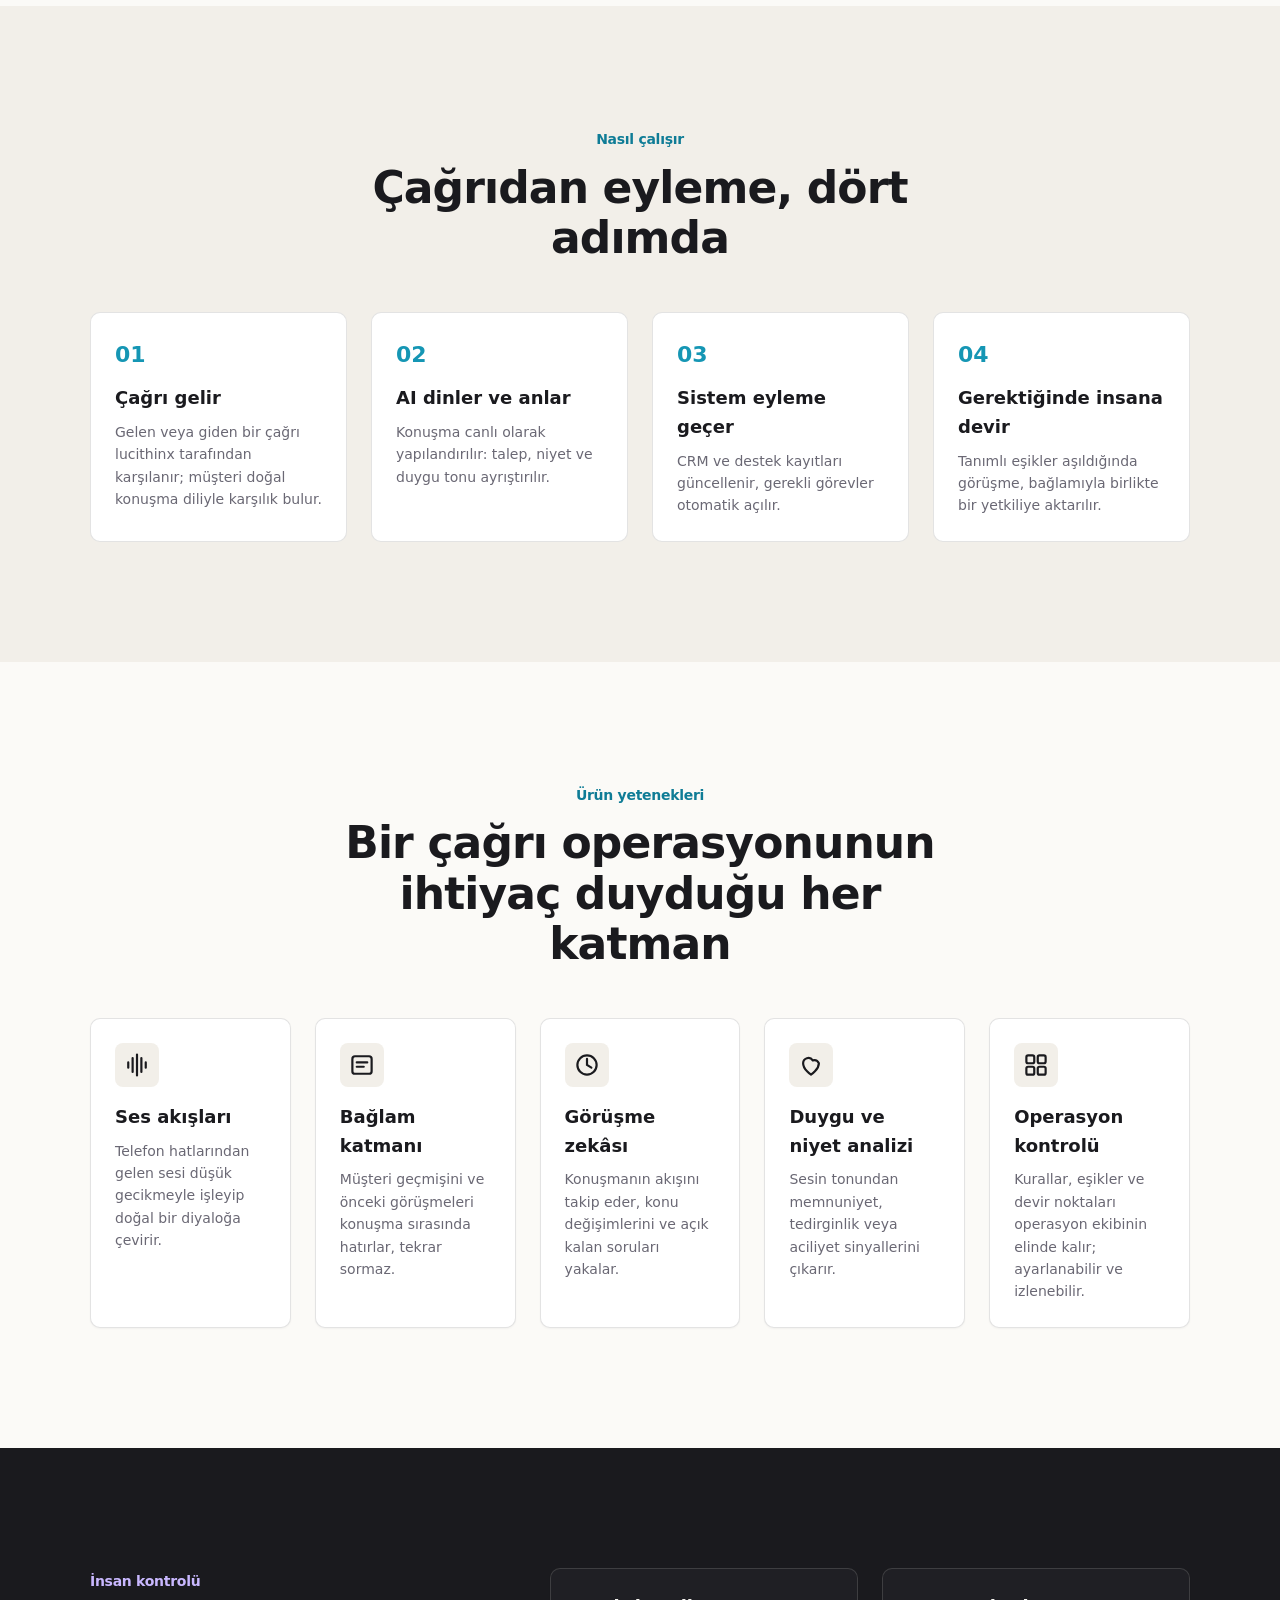
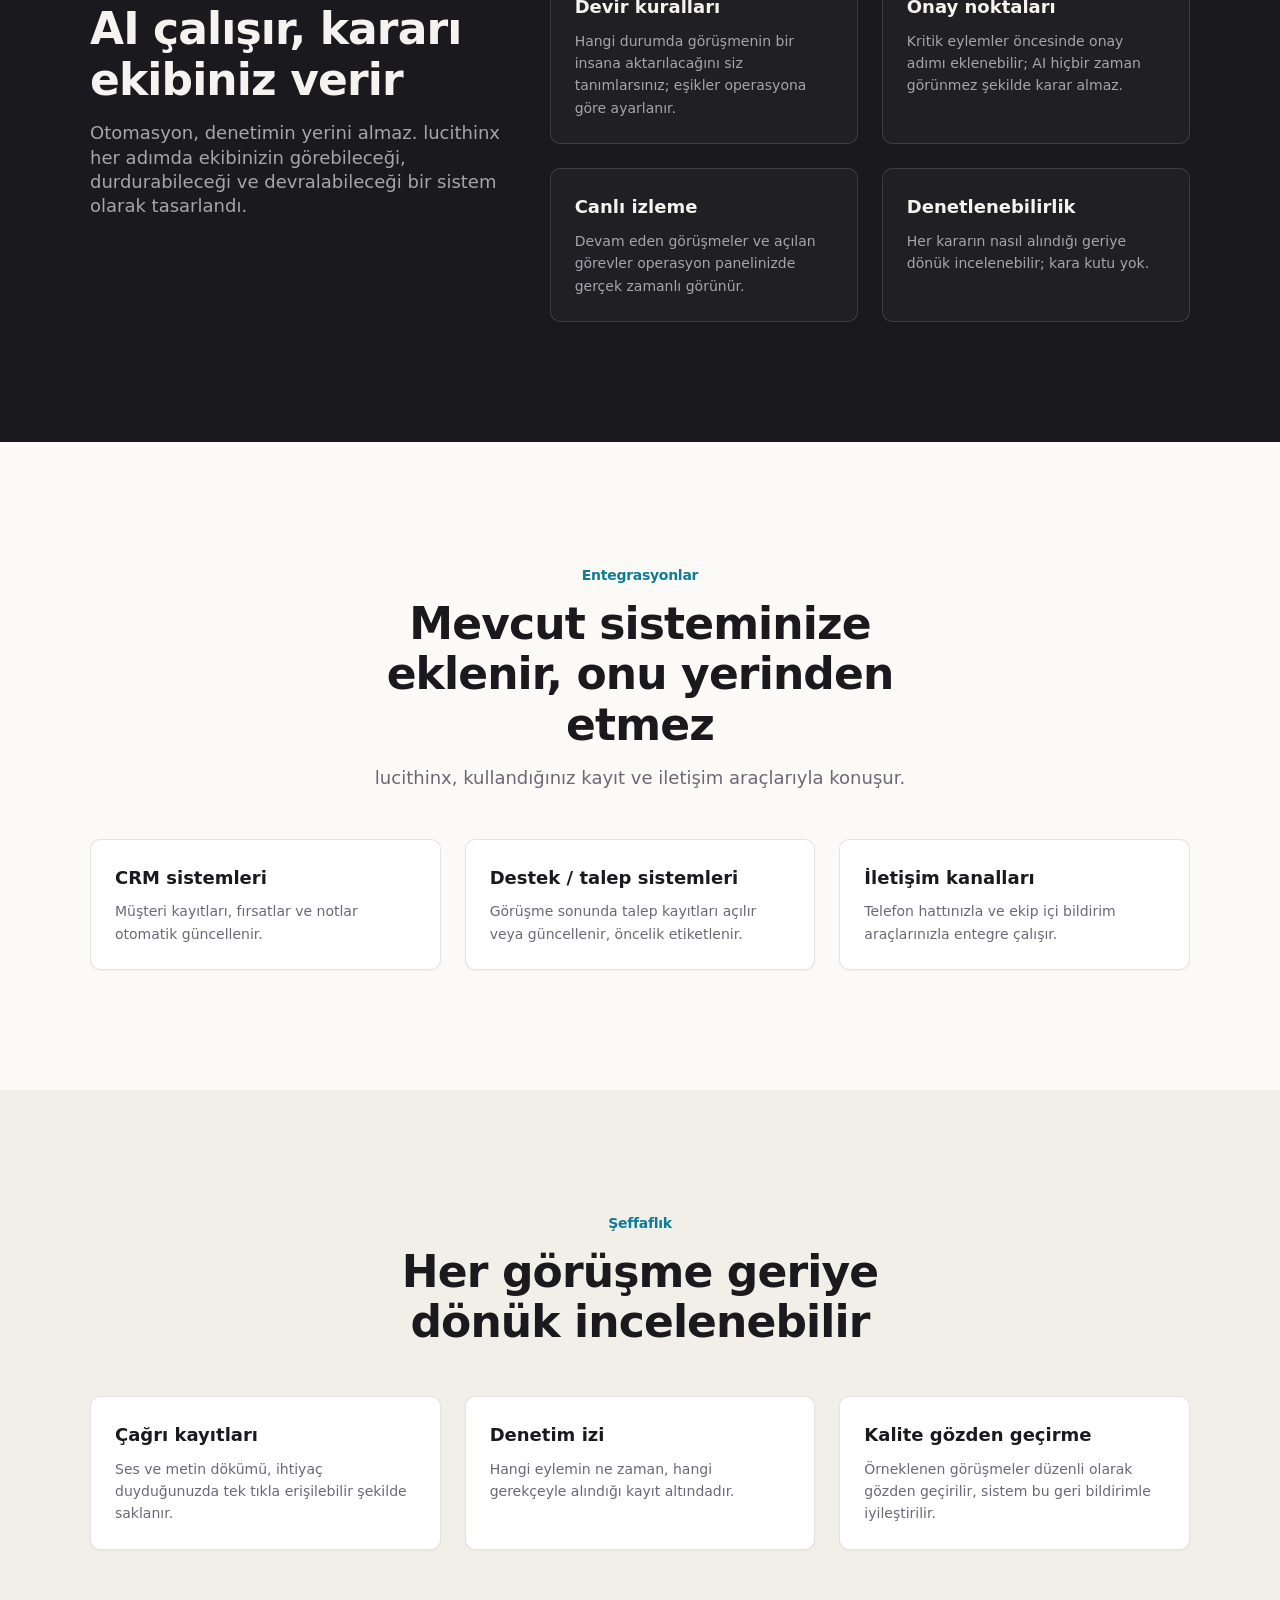
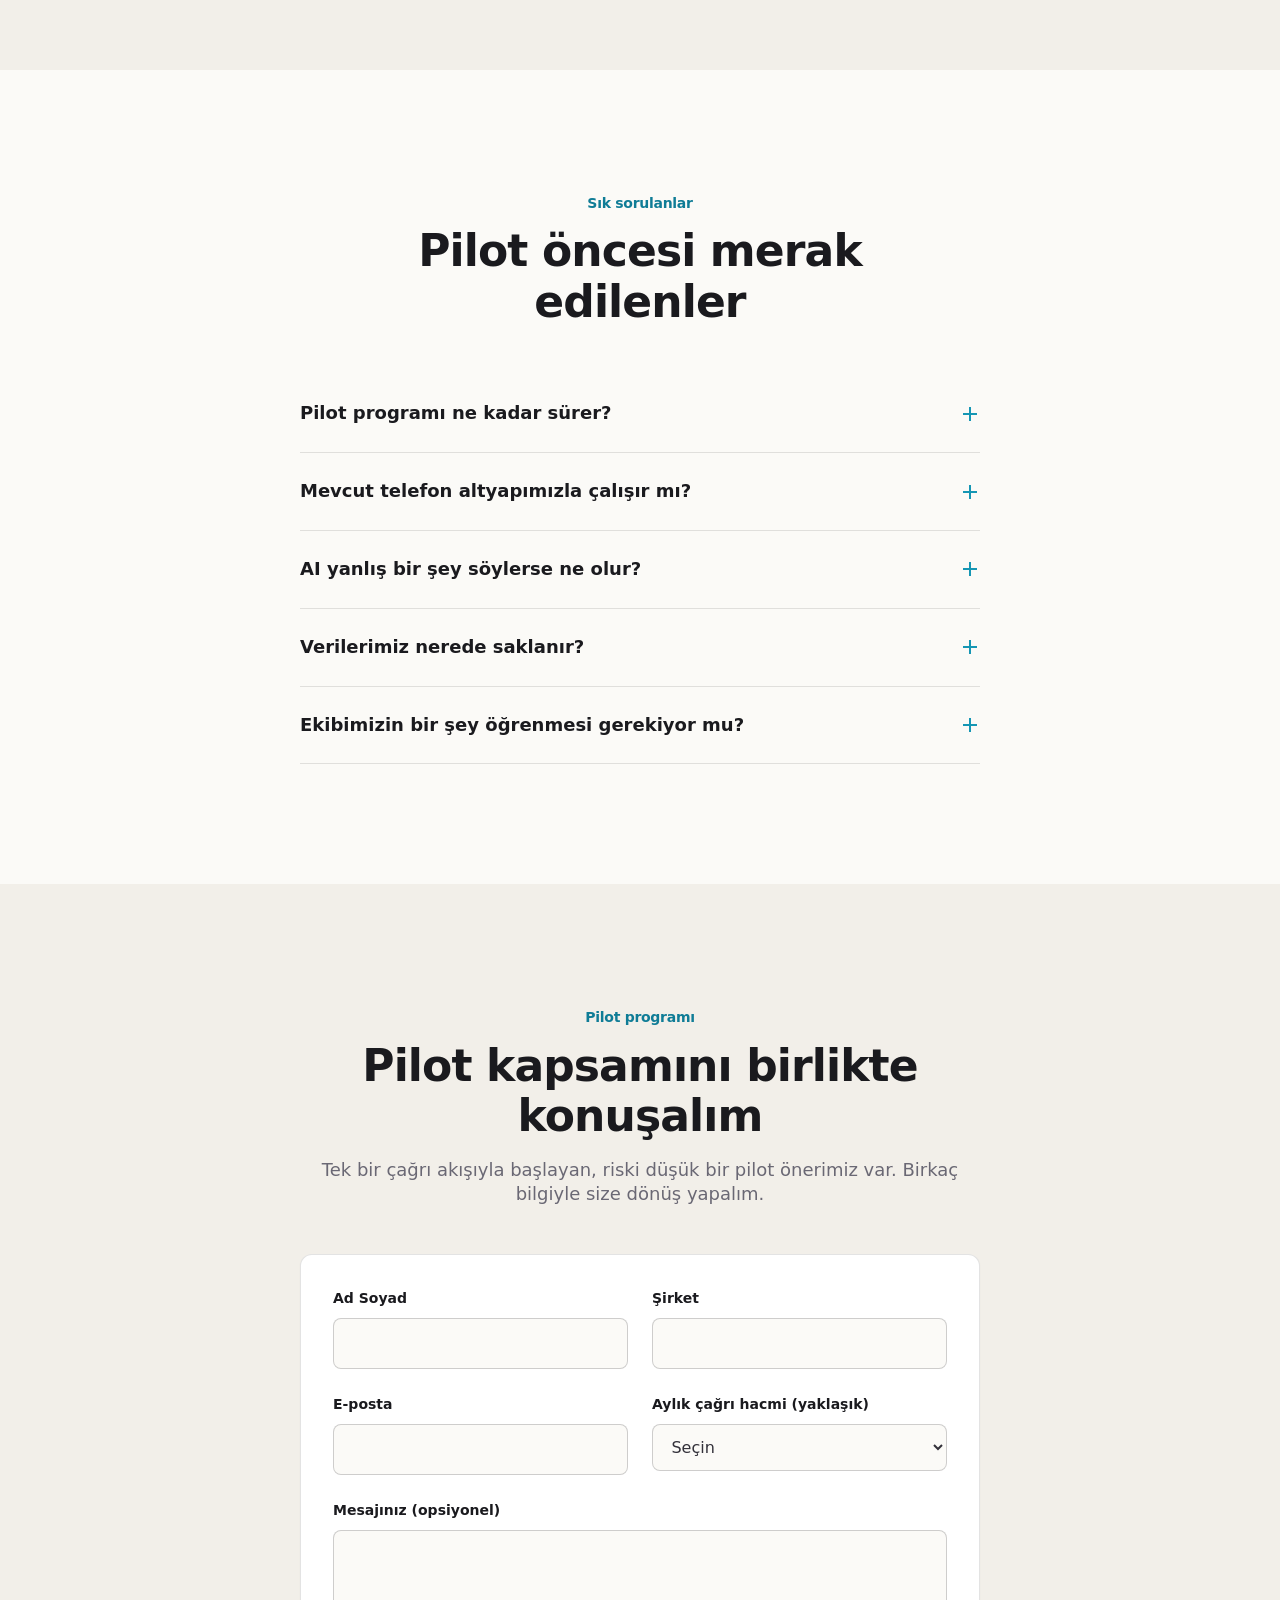
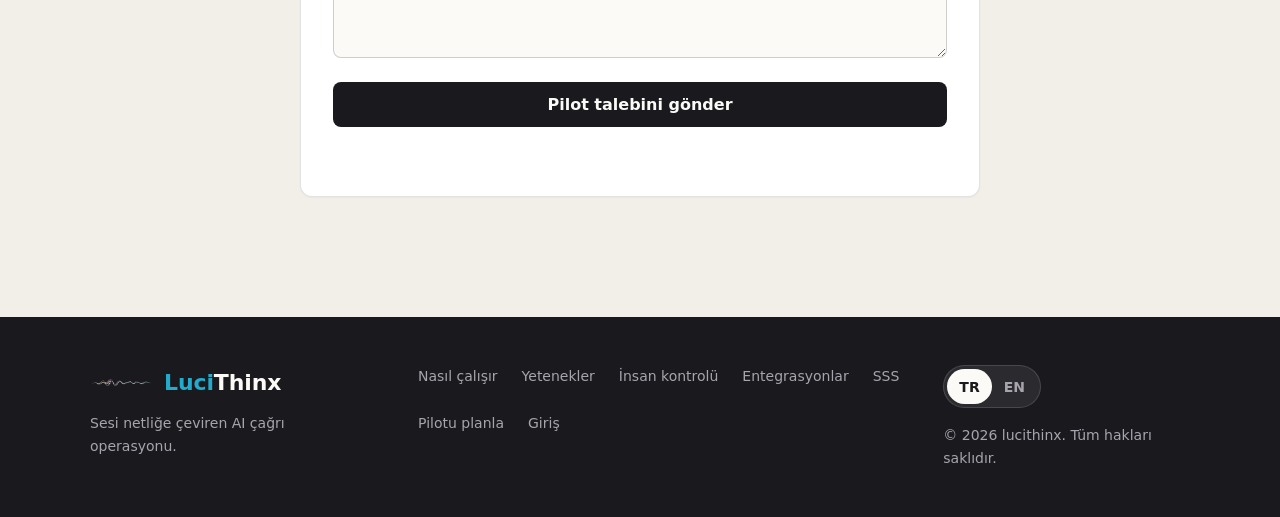
<file: template.html>
<!--
  SOURCE TEMPLATE — do not deploy this file directly.

  This is the single source of markup for both locales. `scripts/build.mjs`
  reads this file plus `i18n.js` and produces two static, fully-baked
  outputs: `index.html` (TR) and `en/index.html` (EN). Edit THIS file (and
  `i18n.js` for copy) — never hand-edit the generated outputs, your changes
  will be overwritten by the next build.

  Placeholders the build step fills in, per locale:
    __LANG__            -> "tr" | "en"                     (html lang attribute)
    __HEAD_SEO__        -> canonical + hreflang + og:locale + robots block
    __JSONLD__          -> Organization + SoftwareApplication + FAQPage
                           structured-data script blocks

  Everything else (data-i18n / data-i18n-attr nodes) is baked with the
  target locale's strings by the build step. The data-i18n* attributes
  themselves are left in the output markup as a stable, greppable marker
  of which node maps to which translation key (useful for future tooling
  and for humans diffing TR vs EN output) — app.js no longer reads them at
  runtime; language is fixed per URL, not swapped client-side (see the
  i18n section of app.js for why).

  All asset references are root-absolute (/styles.css, /app.js, /i18n.js,
  /assets/...) so this exact markup works unmodified from both "/" and
  "/en/" — no <base href> trick, which would otherwise break relative
  links.
-->
<!DOCTYPE html>
<html lang="__LANG__">
<head>
  <meta charset="UTF-8" />
  <meta name="viewport" content="width=device-width, initial-scale=1.0" />
  <title data-i18n="meta.title">lucithinx — Sesi netliğe çeviren AI çağrı operasyonu</title>
  <meta name="description" data-i18n-attr="content:meta.description"
    content="lucithinx, gelen ve giden telefon çağrılarını AI ile karşılar, niyeti ve duyguyu anlar, CRM'inizi günceller ve ekibinizi her zaman kontrolde tutar. Tek iş akışıyla başlayan pilot programla tanışın." />
  <meta name="color-scheme" content="light" />
  <meta name="theme-color" content="#FBFAF7" />

  __HEAD_SEO__

  <!-- Favicon: real PNG file at root so Google Search reliably crawls/shows it -->
  <link rel="icon" type="image/png" href="/favicon.png" sizes="any" />
  <link rel="apple-touch-icon" href="/favicon.png" />

  <link rel="stylesheet" href="/styles.css" />

  __JSONLD__
</head>
<body>
  <a class="skip-link" href="#main-content" data-i18n="a11y.skipToContent">İçeriğe geç</a>

  <header class="site-header">
    <div class="shell header-inner">
      <a class="brand" href="#top" aria-label="lucithinx, ana sayfa">
        <!-- LuciThinx logo — kullanıcının gerçek marka varlığı (şeffaf PNG). -->
        <img class="brand-logo" src="/assets/logo.png" alt="LuciThinx" width="176" height="49" />
      </a>

      <nav class="main-nav" aria-label="Ana gezinme">
        <button class="nav-toggle" type="button" aria-expanded="false" aria-controls="primary-nav-list">
          <span class="sr-only" data-i18n="nav.toggle">Menüyü aç</span>
          <span class="nav-toggle-icon" aria-hidden="true"></span>
        </button>
        <ul class="nav-list" id="primary-nav-list">
          <li><a href="#how-it-works" data-i18n="nav.howItWorks">Nasıl çalışır</a></li>
          <li><a href="#capabilities" data-i18n="nav.capabilities">Yetenekler</a></li>
          <li><a href="#control" data-i18n="nav.control">İnsan kontrolü</a></li>
          <li><a href="#integrations" data-i18n="nav.integrations">Entegrasyonlar</a></li>
          <li><a href="#faq" data-i18n="nav.faq">SSS</a></li>
        </ul>
      </nav>

      <div class="header-actions">
        <div class="lang-switch" role="group" aria-label="Dil seçimi">
          <a class="lang-btn" data-lang="tr" href="/" aria-pressed="true">TR</a>
          <a class="lang-btn" data-lang="en" href="/en/" aria-pressed="false">EN</a>
        </div>
        <a class="btn btn-ghost btn-small btn-login" href="https://panel.lucithinx.com/anket.html" rel="nofollow" data-i18n="nav.login">Giriş</a>
        <a class="btn btn-primary btn-small" href="#pilot" data-i18n="nav.cta">Pilotu planla</a>
      </div>
    </div>
  </header>

  <main id="main-content">

    <!-- 1. HERO -->
    <section class="hero" id="top" aria-labelledby="hero-heading">
      <div class="shell hero-inner">
        <div class="hero-copy">
          <p class="eyebrow" data-i18n="hero.eyebrow">AI çağrı operasyonu</p>
          <h1 id="hero-heading" data-i18n="hero.heading">
            Her çağrı, kaybolmadan önce anlaşılan bir sinyale dönüşsün
          </h1>
          <p class="hero-sub" data-i18n="hero.sub">
            lucithinx gelen ve giden telefon çağrılarınızı AI ile karşılar, konuşmadan niyeti ve
            duyguyu çıkarır, CRM ve destek kayıtlarınızı günceller — ekibiniz her an kontrolü elinde tutar.
          </p>
          <div class="hero-actions">
            <a class="btn btn-primary" href="#pilot" data-i18n="hero.ctaPrimary">Pilotu planla</a>
            <a class="btn btn-ghost" href="#how-it-works" data-i18n="hero.ctaSecondary">Nasıl çalıştığını gör</a>
          </div>
          <p class="hero-note" data-i18n="hero.note">Tek iş akışıyla başlayan pilot programla, riski üstlenmeden test edin.</p>
        </div>

        <div class="hero-visual" aria-hidden="true">
          <!-- Editoryal, statik hairline şema: ses çağrısı -> yapılandırılmış
               kayıt. Mürekkep hairline, kağıt-dim kart. Gradyan/glow/animasyon
               YOK. Tek aksan: kayıttaki küçük kil etiket. -->
          <svg viewBox="0 0 480 360" class="wave-art hero-figure" role="img" aria-hidden="true">
            <rect x="0.8" y="0.8" width="478.4" height="358.4" rx="16" fill="#f4f1ea" stroke="rgba(26,26,30,0.10)" stroke-width="1.4" />

            <!-- gelen ses: düğüm + ses dalgaları -->
            <circle class="fill-ink" cx="96" cy="180" r="6" />
            <path class="stroke" d="M96 160 A 20 20 0 0 1 96 200" />
            <path class="stroke" d="M96 150 A 30 30 0 0 1 96 210" />
            <path class="stroke" d="M96 140 A 40 40 0 0 1 96 220" />

            <!-- bağlayıcı -->
            <path class="stroke" d="M150 180 L258 180" />
            <circle class="fill-ink" cx="204" cy="180" r="3" />

            <!-- yapılandırılmış kayıt kartı -->
            <rect x="268" y="104" width="150" height="152" rx="12" fill="#ffffff" stroke="rgba(26,26,30,0.12)" stroke-width="1.4" />
            <rect class="fill-ink" x="286" y="124" width="58" height="9" rx="4" />
            <rect class="fill-soft" x="286" y="152" width="30" height="6" rx="3" />
            <rect class="fill-soft" x="324" y="152" width="76" height="6" rx="3" />
            <rect class="fill-soft" x="286" y="174" width="24" height="6" rx="3" />
            <rect class="fill-soft" x="320" y="174" width="50" height="6" rx="3" />
            <rect class="fill-accent" x="380" y="170" width="20" height="12" rx="6" />
            <rect class="fill-soft" x="286" y="196" width="34" height="6" rx="3" />
            <rect class="fill-soft" x="328" y="196" width="72" height="6" rx="3" />
            <rect class="fill-soft" x="286" y="218" width="20" height="6" rx="3" />
            <rect class="fill-soft" x="314" y="218" width="58" height="6" rx="3" />
          </svg>
        </div>
      </div>
    </section>

    <!-- 2. PROBLEM -->
    <section class="section" id="problem" aria-labelledby="problem-heading">
      <div class="shell">
        <div class="section-head">
          <p class="eyebrow" data-i18n="problem.eyebrow">Operasyonel baskı</p>
          <h2 id="problem-heading" data-i18n="problem.heading">Çağrı hacmi büyüdükçe eski operasyon çatlar</h2>
          <p class="section-lead" data-i18n="problem.lead">
            Ekipler daha fazla çağrıyı, aynı saatlerde, aynı insan sayısıyla karşılamaya çalışıyor.
            Sonuç: bekleyen aramalar, tutarsız notlar, kaçan detaylar.
          </p>
        </div>

        <div class="grid grid-3">
          <article class="card">
            <h3 data-i18n="problem.card1.title">Dağınık kayıtlar</h3>
            <p data-i18n="problem.card1.body">Her temsilci farklı şekilde not alır; konuşmanın özü sistemde tutarlı biçimde yer bulamaz.</p>
          </article>
          <article class="card">
            <h3 data-i18n="problem.card2.title">Pahalı büyüme</h3>
            <p data-i18n="problem.card2.body">Hacmi karşılamak için tek çözüm daha fazla kişi işe almak gibi görünür; bu ölçeklenmez.</p>
          </article>
          <article class="card">
            <h3 data-i18n="problem.card3.title">Kör noktalar</h3>
            <p data-i18n="problem.card3.body">Hangi çağrı memnuniyetsizliğe döndü, hangi talep aciliyet taşıyordu — bu sinyaller genelde fark edilmeden geçer.</p>
          </article>
        </div>
      </div>
    </section>

    <!-- 3. HOW IT WORKS -->
    <section class="section section-alt" id="how-it-works" aria-labelledby="how-heading">
      <div class="shell">
        <div class="section-head">
          <p class="eyebrow" data-i18n="how.eyebrow">Nasıl çalışır</p>
          <h2 id="how-heading" data-i18n="how.heading">Çağrıdan eyleme, dört adımda</h2>
        </div>

        <ol class="steps">
          <li class="step">
            <span class="step-index" aria-hidden="true">01</span>
            <h3 data-i18n="how.step1.title">Çağrı gelir</h3>
            <p data-i18n="how.step1.body">Gelen veya giden bir çağrı lucithinx tarafından karşılanır; müşteri doğal konuşma diliyle karşılık bulur.</p>
          </li>
          <li class="step">
            <span class="step-index" aria-hidden="true">02</span>
            <h3 data-i18n="how.step2.title">AI dinler ve anlar</h3>
            <p data-i18n="how.step2.body">Konuşma canlı olarak yapılandırılır: talep, niyet ve duygu tonu ayrıştırılır.</p>
          </li>
          <li class="step">
            <span class="step-index" aria-hidden="true">03</span>
            <h3 data-i18n="how.step3.title">Sistem eyleme geçer</h3>
            <p data-i18n="how.step3.body">CRM ve destek kayıtları güncellenir, gerekli görevler otomatik açılır.</p>
          </li>
          <li class="step">
            <span class="step-index" aria-hidden="true">04</span>
            <h3 data-i18n="how.step4.title">Gerektiğinde insana devir</h3>
            <p data-i18n="how.step4.body">Tanımlı eşikler aşıldığında görüşme, bağlamıyla birlikte bir yetkiliye aktarılır.</p>
          </li>
        </ol>
      </div>
    </section>

    <!-- 4. CAPABILITIES -->
    <section class="section" id="capabilities" aria-labelledby="capabilities-heading">
      <div class="shell">
        <div class="section-head">
          <p class="eyebrow" data-i18n="capabilities.eyebrow">Ürün yetenekleri</p>
          <h2 id="capabilities-heading" data-i18n="capabilities.heading">Bir çağrı operasyonunun ihtiyaç duyduğu her katman</h2>
        </div>

        <div class="grid grid-5">
          <article class="card capability-card">
            <span class="capability-icon" aria-hidden="true">
              <svg viewBox="0 0 32 32" width="28" height="28"><path d="M6 13v6M11 8v16M16 4v24M21 8v16M26 13v6" stroke="#1a1a1e" stroke-width="2.5" stroke-linecap="round" fill="none"/></svg>
            </span>
            <h3 data-i18n="capabilities.card1.title">Ses akışları</h3>
            <p data-i18n="capabilities.card1.body">Telefon hatlarından gelen sesi düşük gecikmeyle işleyip doğal bir diyaloğa çevirir.</p>
          </article>
          <article class="card capability-card">
            <span class="capability-icon" aria-hidden="true">
              <svg viewBox="0 0 32 32" width="28" height="28"><rect x="5" y="6" width="22" height="20" rx="3" stroke="#1a1a1e" stroke-width="2.5" fill="none"/><path d="M10 13h12M10 18h8" stroke="#1a1a1e" stroke-width="2.5" stroke-linecap="round"/></svg>
            </span>
            <h3 data-i18n="capabilities.card2.title">Bağlam katmanı</h3>
            <p data-i18n="capabilities.card2.body">Müşteri geçmişini ve önceki görüşmeleri konuşma sırasında hatırlar, tekrar sormaz.</p>
          </article>
          <article class="card capability-card">
            <span class="capability-icon" aria-hidden="true">
              <svg viewBox="0 0 32 32" width="28" height="28"><circle cx="16" cy="16" r="11" stroke="#1a1a1e" stroke-width="2.5" fill="none"/><path d="M16 9v7l5 3" stroke="#1a1a1e" stroke-width="2.5" stroke-linecap="round" fill="none"/></svg>
            </span>
            <h3 data-i18n="capabilities.card3.title">Görüşme zekâsı</h3>
            <p data-i18n="capabilities.card3.body">Konuşmanın akışını takip eder, konu değişimlerini ve açık kalan soruları yakalar.</p>
          </article>
          <article class="card capability-card">
            <span class="capability-icon" aria-hidden="true">
              <svg viewBox="0 0 32 32" width="28" height="28"><path d="M16 27s-9-5.7-9-13a6 6 0 0 1 11-3.3A6 6 0 0 1 25 14c0 7.3-9 13-9 13Z" stroke="#1a1a1e" stroke-width="2.5" fill="none" stroke-linejoin="round"/></svg>
            </span>
            <h3 data-i18n="capabilities.card4.title">Duygu ve niyet analizi</h3>
            <p data-i18n="capabilities.card4.body">Sesin tonundan memnuniyet, tedirginlik veya aciliyet sinyallerini çıkarır.</p>
          </article>
          <article class="card capability-card">
            <span class="capability-icon" aria-hidden="true">
              <svg viewBox="0 0 32 32" width="28" height="28"><rect x="5" y="5" width="9" height="9" rx="2" stroke="#1a1a1e" stroke-width="2.5" fill="none"/><rect x="18" y="5" width="9" height="9" rx="2" stroke="#1a1a1e" stroke-width="2.5" fill="none"/><rect x="5" y="18" width="9" height="9" rx="2" stroke="#1a1a1e" stroke-width="2.5" fill="none"/><rect x="18" y="18" width="9" height="9" rx="2" stroke="#1a1a1e" stroke-width="2.5" fill="none"/></svg>
            </span>
            <h3 data-i18n="capabilities.card5.title">Operasyon kontrolü</h3>
            <p data-i18n="capabilities.card5.body">Kurallar, eşikler ve devir noktaları operasyon ekibinin elinde kalır; ayarlanabilir ve izlenebilir.</p>
          </article>
        </div>
      </div>
    </section>

    <!-- 5. HUMAN CONTROL & GUARDRAILS -->
    <section class="section section-dark" id="control" aria-labelledby="control-heading">
      <div class="shell control-inner">
        <div class="section-head section-head-left">
          <p class="eyebrow eyebrow-on-dark" data-i18n="control.eyebrow">İnsan kontrolü</p>
          <h2 id="control-heading" data-i18n="control.heading">AI çalışır, kararı ekibiniz verir</h2>
          <p class="section-lead section-lead-on-dark" data-i18n="control.lead">
            Otomasyon, denetimin yerini almaz. lucithinx her adımda ekibinizin görebileceği,
            durdurabileceği ve devralabileceği bir sistem olarak tasarlandı.
          </p>
        </div>

        <div class="grid grid-2">
          <article class="card card-on-dark">
            <h3 data-i18n="control.card1.title">Devir kuralları</h3>
            <p data-i18n="control.card1.body">Hangi durumda görüşmenin bir insana aktarılacağını siz tanımlarsınız; eşikler operasyona göre ayarlanır.</p>
          </article>
          <article class="card card-on-dark">
            <h3 data-i18n="control.card2.title">Onay noktaları</h3>
            <p data-i18n="control.card2.body">Kritik eylemler öncesinde onay adımı eklenebilir; AI hiçbir zaman görünmez şekilde karar almaz.</p>
          </article>
          <article class="card card-on-dark">
            <h3 data-i18n="control.card3.title">Canlı izleme</h3>
            <p data-i18n="control.card3.body">Devam eden görüşmeler ve açılan görevler operasyon panelinizde gerçek zamanlı görünür.</p>
          </article>
          <article class="card card-on-dark">
            <h3 data-i18n="control.card4.title">Denetlenebilirlik</h3>
            <p data-i18n="control.card4.body">Her kararın nasıl alındığı geriye dönük incelenebilir; kara kutu yok.</p>
          </article>
        </div>
      </div>
    </section>

    <!-- 6. INTEGRATIONS -->
    <section class="section" id="integrations" aria-labelledby="integrations-heading">
      <div class="shell">
        <div class="section-head">
          <p class="eyebrow" data-i18n="integrations.eyebrow">Entegrasyonlar</p>
          <h2 id="integrations-heading" data-i18n="integrations.heading">Mevcut sisteminize eklenir, onu yerinden etmez</h2>
          <p class="section-lead" data-i18n="integrations.lead">lucithinx, kullandığınız kayıt ve iletişim araçlarıyla konuşur.</p>
        </div>

        <div class="grid grid-3">
          <article class="card">
            <h3 data-i18n="integrations.card1.title">CRM sistemleri</h3>
            <p data-i18n="integrations.card1.body">Müşteri kayıtları, fırsatlar ve notlar otomatik güncellenir.</p>
          </article>
          <article class="card">
            <h3 data-i18n="integrations.card2.title">Destek / talep sistemleri</h3>
            <p data-i18n="integrations.card2.body">Görüşme sonunda talep kayıtları açılır veya güncellenir, öncelik etiketlenir.</p>
          </article>
          <article class="card">
            <h3 data-i18n="integrations.card3.title">İletişim kanalları</h3>
            <p data-i18n="integrations.card3.body">Telefon hattınızla ve ekip içi bildirim araçlarınızla entegre çalışır.</p>
          </article>
        </div>
      </div>
    </section>

    <!-- 7. TRANSPARENCY / EVIDENCE -->
    <section class="section section-alt" id="transparency" aria-labelledby="transparency-heading">
      <div class="shell">
        <div class="section-head">
          <p class="eyebrow" data-i18n="transparency.eyebrow">Şeffaflık</p>
          <h2 id="transparency-heading" data-i18n="transparency.heading">Her görüşme geriye dönük incelenebilir</h2>
        </div>

        <div class="grid grid-3">
          <article class="card">
            <h3 data-i18n="transparency.card1.title">Çağrı kayıtları</h3>
            <p data-i18n="transparency.card1.body">Ses ve metin dökümü, ihtiyaç duyduğunuzda tek tıkla erişilebilir şekilde saklanır.</p>
          </article>
          <article class="card">
            <h3 data-i18n="transparency.card2.title">Denetim izi</h3>
            <p data-i18n="transparency.card2.body">Hangi eylemin ne zaman, hangi gerekçeyle alındığı kayıt altındadır.</p>
          </article>
          <article class="card">
            <h3 data-i18n="transparency.card3.title">Kalite gözden geçirme</h3>
            <p data-i18n="transparency.card3.body">Örneklenen görüşmeler düzenli olarak gözden geçirilir, sistem bu geri bildirimle iyileştirilir.</p>
          </article>
        </div>
      </div>
    </section>

    <!-- 8. FAQ -->
    <section class="section" id="faq" aria-labelledby="faq-heading">
      <div class="shell shell-narrow">
        <div class="section-head">
          <p class="eyebrow" data-i18n="faq.eyebrow">Sık sorulanlar</p>
          <h2 id="faq-heading" data-i18n="faq.heading">Pilot öncesi merak edilenler</h2>
        </div>

        <div class="accordion">
          <div class="accordion-item">
            <h3 class="accordion-header">
              <button type="button" class="accordion-trigger" aria-expanded="false" aria-controls="faq-a1" id="faq-q1">
                <span data-i18n="faq.q1.question">Pilot programı ne kadar sürer?</span>
                <span class="accordion-icon" aria-hidden="true"></span>
              </button>
            </h3>
            <div class="accordion-panel" id="faq-a1" role="region" aria-labelledby="faq-q1" hidden>
              <p data-i18n="faq.q1.answer">Pilot, tek bir iş akışıyla sınırlı ve kısa süreli başlar; kapsam ve süre birlikte belirlenir.</p>
            </div>
          </div>

          <div class="accordion-item">
            <h3 class="accordion-header">
              <button type="button" class="accordion-trigger" aria-expanded="false" aria-controls="faq-a2" id="faq-q2">
                <span data-i18n="faq.q2.question">Mevcut telefon altyapımızla çalışır mı?</span>
                <span class="accordion-icon" aria-hidden="true"></span>
              </button>
            </h3>
            <div class="accordion-panel" id="faq-a2" role="region" aria-labelledby="faq-q2" hidden>
              <p data-i18n="faq.q2.answer">Evet; mevcut hat ve santral yapınıza entegre olacak şekilde kurulur, altyapınızı değiştirmeniz gerekmez.</p>
            </div>
          </div>

          <div class="accordion-item">
            <h3 class="accordion-header">
              <button type="button" class="accordion-trigger" aria-expanded="false" aria-controls="faq-a3" id="faq-q3">
                <span data-i18n="faq.q3.question">AI yanlış bir şey söylerse ne olur?</span>
                <span class="accordion-icon" aria-hidden="true"></span>
              </button>
            </h3>
            <div class="accordion-panel" id="faq-a3" role="region" aria-labelledby="faq-q3" hidden>
              <p data-i18n="faq.q3.answer">Tanımladığınız eşikler aşıldığında görüşme anında bir yetkiliye devredilir; siz her zaman devreye girebilirsiniz.</p>
            </div>
          </div>

          <div class="accordion-item">
            <h3 class="accordion-header">
              <button type="button" class="accordion-trigger" aria-expanded="false" aria-controls="faq-a4" id="faq-q4">
                <span data-i18n="faq.q4.question">Verilerimiz nerede saklanır?</span>
                <span class="accordion-icon" aria-hidden="true"></span>
              </button>
            </h3>
            <div class="accordion-panel" id="faq-a4" role="region" aria-labelledby="faq-q4" hidden>
              <p data-i18n="faq.q4.answer">Saklama süresi ve konumu, pilot kapsamı görüşülürken kurumunuzun politikalarına göre netleştirilir.</p>
            </div>
          </div>

          <div class="accordion-item">
            <h3 class="accordion-header">
              <button type="button" class="accordion-trigger" aria-expanded="false" aria-controls="faq-a5" id="faq-q5">
                <span data-i18n="faq.q5.question">Ekibimizin bir şey öğrenmesi gerekiyor mu?</span>
                <span class="accordion-icon" aria-hidden="true"></span>
              </button>
            </h3>
            <div class="accordion-panel" id="faq-a5" role="region" aria-labelledby="faq-q5" hidden>
              <p data-i18n="faq.q5.answer">Kurulum ve devir kurallarını birlikte tanımlarız; ekibinizin günlük işine ek bir yük getirmemesi hedeflenir.</p>
            </div>
          </div>
        </div>
      </div>
    </section>

    <!-- 9. PILOT CTA / FORM -->
    <section class="section section-pilot" id="pilot" aria-labelledby="pilot-heading">
      <div class="shell shell-narrow">
        <div class="section-head">
          <p class="eyebrow" data-i18n="pilot.eyebrow">Pilot programı</p>
          <h2 id="pilot-heading" data-i18n="pilot.heading">Pilot kapsamını birlikte konuşalım</h2>
          <p class="section-lead" data-i18n="pilot.lead">
            Tek bir çağrı akışıyla başlayan, riski düşük bir pilot önerimiz var. Birkaç bilgiyle size dönüş yapalım.
          </p>
        </div>

        <form
          class="pilot-form"
          id="pilot-form"
          name="pilot"
          method="POST"
          data-netlify="true"
          netlify-honeypot="bot-field"
          novalidate
        >
          <!--
            Netlify Forms: bu statik form, build sırasında Netlify tarafından
            taranıp otomatik olarak bir form handler'a bağlanır — sunucu kodu
            gerekmez. `data-netlify="true"` + gizli `form-name` input, Netlify'ın
            formu tanıması için şart. `netlify-honeypot` + gizli "bot-field",
            spam botlarını e-posta/CRM entegrasyonu olmadan eler.

            Davranış (bkz. app.js → handlePilotFormSubmit):
              1. Mevcut istemci-taraf doğrulama (zorunlu alanlar + e-posta biçimi) çalışır.
              2. Geçerliyse form Netlify'ın kendi origin'ine fetch(POST) ile gönderilir.
              3. Netlify dışı bir hostta (veya yerel geliştirmede, file:///http.server)
                 bu uç nokta yoktur — fetch başarısız olur ve kullanıcıya nazik bir
                 hata mesajı gösterilir; sayfa çökmez (bkz. README "Deploy" bölümü).
          -->
          <input type="hidden" name="form-name" value="pilot" />
          <p class="sr-only" aria-hidden="true">
            <label>Don't fill this out if you're human: <input name="bot-field" tabindex="-1" autocomplete="off" /></label>
          </p>

          <div class="form-row">
            <label for="pilot-name" data-i18n="pilot.form.name">Ad Soyad</label>
            <input type="text" id="pilot-name" name="name" autocomplete="name" required />
          </div>

          <div class="form-row">
            <label for="pilot-company" data-i18n="pilot.form.company">Şirket</label>
            <input type="text" id="pilot-company" name="company" autocomplete="organization" required />
          </div>

          <div class="form-row">
            <label for="pilot-email" data-i18n="pilot.form.email">E-posta</label>
            <input type="email" id="pilot-email" name="email" autocomplete="email" required />
          </div>

          <div class="form-row">
            <label for="pilot-volume" data-i18n="pilot.form.volume">Aylık çağrı hacmi (yaklaşık)</label>
            <select id="pilot-volume" name="volume" required>
              <option value="" data-i18n="pilot.form.volumePlaceholder">Seçin</option>
              <option value="under-500" data-i18n="pilot.form.volume1">500'den az</option>
              <option value="500-2000" data-i18n="pilot.form.volume2">500 – 2.000</option>
              <option value="2000-10000" data-i18n="pilot.form.volume3">2.000 – 10.000</option>
              <option value="over-10000" data-i18n="pilot.form.volume4">10.000'den fazla</option>
            </select>
          </div>

          <div class="form-row form-row-full">
            <label for="pilot-message" data-i18n="pilot.form.message">Mesajınız (opsiyonel)</label>
            <textarea id="pilot-message" name="message" rows="4"></textarea>
          </div>

          <div class="form-row form-row-full">
            <button type="submit" class="btn btn-primary">
              <span data-i18n="pilot.form.submit">Pilot talebini gönder</span>
            </button>
            <p class="form-status" id="pilot-form-status" role="status" aria-live="polite"></p>
          </div>
        </form>
      </div>
    </section>

  </main>

  <footer class="site-footer">
    <div class="shell footer-inner">
      <div class="footer-brand">
        <a class="brand" href="#top" aria-label="lucithinx, ana sayfa">
          <img class="brand-mark-img" src="/assets/wave.png" alt="" aria-hidden="true" width="64" height="14" />
          <span class="brand-word brand-word-footer"><span class="brand-luci">Luci</span>Thinx</span>
        </a>
        <p class="footer-tag" data-i18n="footer.tagline">Sesi netliğe çeviren AI çağrı operasyonu.</p>
      </div>

      <nav class="footer-nav" aria-label="Alt bilgi gezinmesi">
        <a href="#how-it-works" data-i18n="nav.howItWorks">Nasıl çalışır</a>
        <a href="#capabilities" data-i18n="nav.capabilities">Yetenekler</a>
        <a href="#control" data-i18n="nav.control">İnsan kontrolü</a>
        <a href="#integrations" data-i18n="nav.integrations">Entegrasyonlar</a>
        <a href="#faq" data-i18n="nav.faq">SSS</a>
        <a href="#pilot" data-i18n="nav.cta">Pilotu planla</a>
        <a href="https://panel.lucithinx.com/anket.html" rel="nofollow" data-i18n="nav.login">Giriş</a>
      </nav>

      <div class="footer-meta">
        <div class="lang-switch lang-switch-footer" role="group" aria-label="Dil seçimi">
          <a class="lang-btn" data-lang="tr" href="/" aria-pressed="true">TR</a>
          <a class="lang-btn" data-lang="en" href="/en/" aria-pressed="false">EN</a>
        </div>
        <p class="footer-copyright">
          <span data-i18n="footer.copyright">© 2026 lucithinx. Tüm hakları saklıdır.</span>
        </p>
      </div>
    </div>
  </footer>

  <script src="/i18n.js"></script>
  <script src="/app.js"></script>
</body>
</html>
</file>
<file: styles.css>
/* =========================================================================
   lucithinx — marketing site styles
   Design language: light-first, warm paper background, violet + coral signal
   accent. Deliberately distinct from dark-tech + single-cyan-accent category
   convention (see brief §"Görsel kimlik").
   ========================================================================= */

/* ---------------------------------------------------------------------
   1. Design tokens — every "magic number" lives here, named by intent.
   --------------------------------------------------------------------- */
:root {
  /* Color: brand */
  --color-ink: #1a1a1e;
  --color-paper: #fbfaf7;
  --color-paper-dim: #f2efe9;
  /* Single restrained editorial accent (clay). Used sparingly. */
  --color-accent: #1596b4;
  --color-accent-dark: #0f7c96;
  --color-brand-cyan: #22abcb;
  /* Legacy aliases so existing rules resolve to the single accent (no gradient). */
  --color-primary: #1596b4;
  --color-primary-dark: #0f7c96;
  --color-signal: #1596b4;
  --color-signal-dark: #0f7c96;

  /* Color: neutrals derived from ink for consistent tinting */
  --color-text-body: #33313a;
  --color-text-muted: #6a6874;
  --color-border-hairline: rgba(26, 26, 30, 0.12);
  --color-border-hairline-strong: rgba(26, 26, 30, 0.2);
  --color-surface-card: #ffffff;

  /* Color: on-dark section (single contrast section, not the whole site) */
  --color-on-dark-text: #f4f3ef;
  --color-on-dark-muted: #a7a4ad;
  --color-on-dark-surface: #1f1f24;
  --color-on-dark-border: rgba(244, 243, 239, 0.14);

  /* No signature gradient in the editorial system — the accent is solid. */
  --gradient-signature: var(--color-accent);

  /* Typography: self-contained system stack, no external font requests */
  --font-family-base:
    -apple-system, BlinkMacSystemFont, "Segoe UI", system-ui, Roboto, "Helvetica Neue", Arial, sans-serif;

  --font-size-sm: 0.875rem;
  --font-size-base: 1rem;
  --font-size-md: 1.125rem;
  --font-size-lg: 1.375rem;
  --font-size-xl: 1.875rem;
  --font-size-2xl: 2.75rem;
  --font-size-3xl: 3.75rem;

  --line-height-tight: 1.15;
  --line-height-snug: 1.35;
  --line-height-body: 1.6;

  --letter-spacing-tight: -0.02em;
  --letter-spacing-wide: 0.08em;

  /* Spacing scale (8px rhythm) */
  --space-1: 0.5rem;
  --space-2: 0.75rem;
  --space-3: 1rem;
  --space-4: 1.5rem;
  --space-5: 2rem;
  --space-6: 3rem;
  --space-7: 5.5rem;
  --space-8: 7.5rem;

  /* Shape */
  --radius-sm: 8px;
  --radius-md: 10px;
  --radius-lg: 12px;
  --radius-pill: 999px;

  /* Elevation — soft, never harsh */
  --shadow-card: 0 1px 2px rgba(26, 26, 30, 0.04);
  --shadow-card-hover: 0 6px 20px rgba(26, 26, 30, 0.08);

  /* Motion */
  --duration-fast: 150ms;
  --duration-base: 220ms;
  --easing-standard: cubic-bezier(0.4, 0, 0.2, 1);

  /* Layout */
  --shell-max-width: 1180px;
  --shell-max-width-narrow: 760px;
  --shell-padding-inline: clamp(1.25rem, 4vw, 2.5rem);
  --header-height: 76px;
}

/* ---------------------------------------------------------------------
   2. Reset & base
   --------------------------------------------------------------------- */
*,
*::before,
*::after {
  box-sizing: border-box;
}

html {
  -webkit-text-size-adjust: 100%;
  scroll-behavior: smooth;
}

body {
  margin: 0;
  min-width: 0;
  overflow-x: hidden;
  background-color: var(--color-paper);
  color: var(--color-text-body);
  font-family: var(--font-family-base);
  font-size: var(--font-size-base);
  line-height: var(--line-height-body);
  -webkit-font-smoothing: antialiased;
}

img,
svg {
  display: block;
  max-width: 100%;
}

h1,
h2,
h3,
p,
ol,
ul,
figure {
  margin: 0;
}

ul,
ol {
  padding: 0;
  list-style: none;
}

a {
  color: inherit;
  text-decoration: none;
}

button {
  font: inherit;
  color: inherit;
  background: none;
  border: 0;
  cursor: pointer;
}

input,
select,
textarea {
  font: inherit;
  color: inherit;
}

/* Respect user motion preference everywhere */
@media (prefers-reduced-motion: reduce) {
  html {
    scroll-behavior: auto;
  }

  *,
  *::before,
  *::after {
    animation-duration: 0.001ms !important;
    animation-iteration-count: 1 !important;
    transition-duration: 0.001ms !important;
    scroll-behavior: auto !important;
  }
}

/* ---------------------------------------------------------------------
   3. Accessibility utilities
   --------------------------------------------------------------------- */
.sr-only {
  position: absolute;
  width: 1px;
  height: 1px;
  padding: 0;
  margin: -1px;
  overflow: hidden;
  clip: rect(0, 0, 0, 0);
  white-space: nowrap;
  border: 0;
}

.skip-link {
  position: absolute;
  top: var(--space-2);
  left: var(--space-3);
  z-index: 100;
  padding: var(--space-2) var(--space-3);
  font-size: var(--font-size-sm);
  line-height: 1;
  background: var(--color-ink);
  color: var(--color-paper);
  border-radius: var(--radius-sm);
  /* Fully hidden off-screen (relative to own height) until keyboard focus. */
  transform: translateY(-200%);
  transition: transform var(--duration-fast) var(--easing-standard);
}

.skip-link:focus {
  transform: translateY(0);
}

/* Consistent, visible focus ring across all interactive elements */
a:focus-visible,
button:focus-visible,
input:focus-visible,
select:focus-visible,
textarea:focus-visible {
  outline: 3px solid var(--color-primary);
  outline-offset: 2px;
  border-radius: var(--radius-sm);
}

/* ---------------------------------------------------------------------
   4. Layout primitives
   --------------------------------------------------------------------- */
.shell {
  width: 100%;
  max-width: var(--shell-max-width);
  margin-inline: auto;
  padding-inline: var(--shell-padding-inline);
}

.shell-narrow {
  max-width: var(--shell-max-width-narrow);
}

.section {
  padding-block: var(--space-8);
}

.section-alt {
  background-color: var(--color-paper-dim);
}

.section-dark {
  background-color: var(--color-ink);
  color: var(--color-on-dark-text);
}

.section-pilot {
  background-color: var(--color-paper-dim);
}

.section-head {
  max-width: 640px;
  margin-inline: auto;
  margin-bottom: var(--space-6);
  text-align: center;
}

.section-head-left {
  margin-inline: 0;
  text-align: left;
  max-width: 520px;
}

.section-lead {
  margin-top: var(--space-3);
  font-size: var(--font-size-md);
  color: var(--color-text-muted);
  line-height: var(--line-height-snug);
}

.section-lead-on-dark {
  color: var(--color-on-dark-muted);
}

.grid {
  display: grid;
  gap: var(--space-4);
}

.grid-2 {
  grid-template-columns: repeat(2, 1fr);
}

.grid-3 {
  grid-template-columns: repeat(3, 1fr);
}

.grid-5 {
  grid-template-columns: repeat(5, 1fr);
}

@media (max-width: 960px) {
  .grid-5 {
    grid-template-columns: repeat(2, 1fr);
  }
}

@media (max-width: 720px) {
  .grid-2,
  .grid-3,
  .grid-5 {
    grid-template-columns: 1fr;
  }
}

/* ---------------------------------------------------------------------
   5. Typography
   --------------------------------------------------------------------- */
.eyebrow {
  display: inline-block;
  margin-bottom: var(--space-2);
  font-size: var(--font-size-sm);
  font-weight: 700;
  letter-spacing: var(--letter-spacing-tight);
  color: var(--color-primary-dark);
}

.eyebrow-on-dark {
  color: #c9b8ff;
}

h1 {
  font-size: var(--font-size-3xl);
  font-weight: 800;
  line-height: var(--line-height-tight);
  letter-spacing: var(--letter-spacing-tight);
  color: var(--color-ink);
}

h2 {
  font-size: var(--font-size-2xl);
  font-weight: 800;
  line-height: var(--line-height-tight);
  letter-spacing: var(--letter-spacing-tight);
  color: var(--color-ink);
}

.section-dark h2 {
  color: var(--color-on-dark-text);
}

h3 {
  font-size: var(--font-size-md);
  font-weight: 700;
  color: var(--color-ink);
  margin-bottom: var(--space-1);
}

.section-dark h3 {
  color: var(--color-on-dark-text);
}

@media (max-width: 640px) {
  h1 {
    font-size: var(--font-size-2xl);
  }

  h2 {
    font-size: var(--font-size-xl);
  }
}

/* ---------------------------------------------------------------------
   6. Buttons
   --------------------------------------------------------------------- */
.btn {
  display: inline-flex;
  align-items: center;
  justify-content: center;
  gap: var(--space-1);
  padding: 0.85rem 1.5rem;
  border-radius: var(--radius-sm);
  font-weight: 700;
  font-size: var(--font-size-base);
  line-height: 1;
  border: 1px solid transparent;
  transition: transform var(--duration-fast) var(--easing-standard),
    box-shadow var(--duration-fast) var(--easing-standard),
    background-color var(--duration-fast) var(--easing-standard);
  white-space: nowrap;
}

.btn-primary {
  background: var(--color-ink);
  color: var(--color-paper);
}

.btn-primary:hover {
  background: #2e2e34;
  box-shadow: var(--shadow-card-hover);
}

.btn-primary:active {
  transform: translateY(1px);
}

.btn-ghost {
  background: transparent;
  color: var(--color-ink);
  border-color: var(--color-border-hairline-strong);
}

.btn-ghost:hover {
  background: rgba(23, 20, 35, 0.04);
}

.btn-small {
  padding: 0.6rem 1.1rem;
  font-size: var(--font-size-sm);
}

/* ---------------------------------------------------------------------
   7. Header
   --------------------------------------------------------------------- */
.site-header {
  position: sticky;
  top: 0;
  z-index: 50;
  height: var(--header-height);
  display: flex;
  align-items: center;
  background: rgba(251, 250, 247, 0.9);
  backdrop-filter: saturate(180%) blur(10px);
  border-bottom: 1px solid var(--color-border-hairline);
}

.header-inner {
  display: flex;
  align-items: center;
  justify-content: space-between;
  gap: var(--space-4);
}

.brand {
  display: inline-flex;
  align-items: center;
  gap: var(--space-2);
}

/* Real LuciThinx logo (transparent PNG) in the header. */
.brand-logo {
  display: block;
  height: 44px;
  width: auto;
}

/* Pastel soundwave asset used as a small footer mark. */
.brand-mark-img {
  display: block;
  width: 62px;
  height: auto;
}

.brand-word {
  font-size: var(--font-size-lg);
  font-weight: 600;
  letter-spacing: -0.005em;
  color: var(--color-ink);
}

/* "Luci" in the brand's cyan; "Thinx" inherits the ink (or paper in footer). */
.brand-luci {
  color: var(--color-brand-cyan);
}

.brand-word-footer {
  color: var(--color-paper);
}

.main-nav {
  flex: 1;
  display: flex;
  justify-content: center;
}

.nav-list {
  display: flex;
  gap: var(--space-5);
}

.nav-list a {
  font-size: var(--font-size-sm);
  font-weight: 600;
  white-space: nowrap;
  color: var(--color-text-muted);
  transition: color var(--duration-fast) var(--easing-standard);
}

.nav-list a:hover {
  color: var(--color-ink);
}

.header-actions {
  display: flex;
  align-items: center;
  gap: var(--space-3);
}

.nav-toggle {
  display: none;
  padding: var(--space-1);
  border-radius: var(--radius-sm);
}

.nav-toggle-icon,
.nav-toggle-icon::before,
.nav-toggle-icon::after {
  display: block;
  width: 22px;
  height: 2px;
  background: var(--color-ink);
  border-radius: 2px;
  position: relative;
  transition: transform var(--duration-fast) var(--easing-standard);
}

.nav-toggle-icon::before,
.nav-toggle-icon::after {
  content: "";
  position: absolute;
  left: 0;
}

.nav-toggle-icon::before {
  top: -6px;
}

.nav-toggle-icon::after {
  top: 6px;
}

/* ---------------------------------------------------------------------
   8. Language switcher
   --------------------------------------------------------------------- */
.lang-switch {
  display: inline-flex;
  padding: 3px;
  background: var(--color-paper-dim);
  border: 1px solid var(--color-border-hairline);
  border-radius: var(--radius-pill);
}

.lang-switch-footer {
  background: rgba(251, 250, 247, 0.08);
  border-color: var(--color-on-dark-border);
}

.lang-btn {
  padding: 0.4rem 0.75rem;
  border-radius: var(--radius-pill);
  font-size: var(--font-size-sm);
  font-weight: 700;
  color: var(--color-text-muted);
  transition: background-color var(--duration-fast) var(--easing-standard),
    color var(--duration-fast) var(--easing-standard);
}

.lang-switch-footer .lang-btn {
  color: var(--color-on-dark-muted);
}

.lang-btn[aria-pressed="true"] {
  background: var(--color-ink);
  color: var(--color-paper);
}

.lang-switch-footer .lang-btn[aria-pressed="true"] {
  background: var(--color-paper);
  color: var(--color-ink);
}

/* ---------------------------------------------------------------------
   9. Hero
   --------------------------------------------------------------------- */
.hero {
  padding-block: var(--space-7) var(--space-8);
}

.hero-inner {
  display: grid;
  grid-template-columns: 1.1fr 1fr;
  gap: var(--space-6);
  align-items: center;
}

.hero-copy h1 {
  margin-bottom: var(--space-3);
}

.hero-sub {
  font-size: var(--font-size-md);
  color: var(--color-text-muted);
  max-width: 46ch;
}

.hero-actions {
  display: flex;
  flex-wrap: wrap;
  gap: var(--space-3);
  margin-top: var(--space-5);
}

.hero-note {
  margin-top: var(--space-3);
  font-size: var(--font-size-sm);
  color: var(--color-text-muted);
}

.wave-art {
  width: 100%;
  height: auto;
  border-radius: var(--radius-lg);
}

@media (max-width: 900px) {
  .hero-inner {
    grid-template-columns: 1fr;
  }

  .hero-visual {
    order: -1;
  }
}

/* ---------------------------------------------------------------------
   10. Cards
   --------------------------------------------------------------------- */
/*
 * Shared card geometry. The selector list below is the single source of
 * truth for the padding/surface/border/radius used by every card-like
 * block on the page (problem cards, capability cards, control cards,
 * steps). `.card` and `.capability-card` additionally opt into the shadow +
 * hover lift below; `.step` (see §11) uses the flat surface only,
 * unchanged from before. Combine in HTML, e.g. `class="card
 * capability-card"` — see AHA/Metz: wait for the 3rd repetition, this is
 * the 3rd, so it's earned.
 */
.card,
.capability-card,
.step {
  padding: var(--space-4);
  background: var(--color-surface-card);
  border: 1px solid var(--color-border-hairline);
  border-radius: var(--radius-md);
}

.card,
.capability-card {
  box-shadow: var(--shadow-card);
  transition: box-shadow var(--duration-base) var(--easing-standard),
    transform var(--duration-base) var(--easing-standard);
}

.card:hover,
.capability-card:hover {
  box-shadow: var(--shadow-card-hover);
  transform: translateY(-2px);
}

.card p,
.capability-card p {
  color: var(--color-text-muted);
  font-size: var(--font-size-sm);
}

.card-on-dark {
  background: var(--color-on-dark-surface);
  border-color: var(--color-on-dark-border);
}

.card-on-dark p {
  color: var(--color-on-dark-muted);
}

.capability-icon {
  display: inline-flex;
  align-items: center;
  justify-content: center;
  width: 44px;
  height: 44px;
  margin-bottom: var(--space-3);
  background: var(--color-paper-dim);
  border-radius: var(--radius-sm);
}

/* ---------------------------------------------------------------------
   11. How-it-works steps
   --------------------------------------------------------------------- */
.steps {
  display: grid;
  grid-template-columns: repeat(4, 1fr);
  gap: var(--space-4);
  counter-reset: step;
}

.step-index {
  display: inline-block;
  margin-bottom: var(--space-2);
  font-size: var(--font-size-lg);
  font-weight: 800;
  background: var(--gradient-signature);
  -webkit-background-clip: text;
  background-clip: text;
  color: transparent;
}

.step p {
  color: var(--color-text-muted);
  font-size: var(--font-size-sm);
}

@media (max-width: 960px) {
  .steps {
    grid-template-columns: repeat(2, 1fr);
  }
}

@media (max-width: 560px) {
  .steps {
    grid-template-columns: 1fr;
  }
}

/* ---------------------------------------------------------------------
   12. Control section layout
   --------------------------------------------------------------------- */
.control-inner {
  display: grid;
  grid-template-columns: 0.9fr 1.4fr;
  gap: var(--space-6);
  align-items: start;
}

@media (max-width: 900px) {
  .control-inner {
    grid-template-columns: 1fr;
  }
}

/* ---------------------------------------------------------------------
   13. Accordion (FAQ)
   --------------------------------------------------------------------- */
.accordion-item {
  border-bottom: 1px solid var(--color-border-hairline);
}

.accordion-header {
  margin: 0;
}

.accordion-trigger {
  display: flex;
  align-items: center;
  justify-content: space-between;
  width: 100%;
  padding: var(--space-4) 0;
  text-align: left;
  font-size: var(--font-size-md);
  font-weight: 700;
  color: var(--color-ink);
}

.accordion-icon {
  position: relative;
  flex-shrink: 0;
  width: 20px;
  height: 20px;
  margin-left: var(--space-3);
}

.accordion-icon::before,
.accordion-icon::after {
  content: "";
  position: absolute;
  top: 50%;
  left: 50%;
  background: var(--color-primary);
  transform: translate(-50%, -50%);
  transition: transform var(--duration-base) var(--easing-standard);
}

.accordion-icon::before {
  width: 14px;
  height: 2px;
}

.accordion-icon::after {
  width: 2px;
  height: 14px;
}

.accordion-trigger[aria-expanded="true"] .accordion-icon::after {
  transform: translate(-50%, -50%) rotate(90deg) scaleY(0);
}

.accordion-panel {
  padding-bottom: var(--space-4);
  color: var(--color-text-muted);
  max-width: 65ch;
}

/* ---------------------------------------------------------------------
   14. Pilot form
   --------------------------------------------------------------------- */
.pilot-form {
  display: grid;
  grid-template-columns: 1fr 1fr;
  gap: var(--space-4);
  padding: var(--space-5);
  background: var(--color-surface-card);
  border: 1px solid var(--color-border-hairline);
  border-radius: var(--radius-lg);
  box-shadow: var(--shadow-card);
}

.form-row {
  display: flex;
  flex-direction: column;
  gap: var(--space-1);
}

.form-row-full {
  grid-column: 1 / -1;
}

.form-row label {
  font-size: var(--font-size-sm);
  font-weight: 700;
  color: var(--color-ink);
}

.form-row input,
.form-row select,
.form-row textarea {
  padding: 0.75rem 0.9rem;
  background: var(--color-paper);
  border: 1px solid var(--color-border-hairline-strong);
  border-radius: var(--radius-sm);
  transition: border-color var(--duration-fast) var(--easing-standard);
}

.form-row input:focus-visible,
.form-row select:focus-visible,
.form-row textarea:focus-visible {
  border-color: var(--color-primary);
}

.form-row textarea {
  resize: vertical;
  min-height: 96px;
}

.form-status {
  margin-top: var(--space-2);
  font-size: var(--font-size-sm);
  font-weight: 600;
  color: var(--color-primary-dark);
  min-height: 1.2em;
}

.form-status.is-error {
  color: var(--color-signal-dark);
}

@media (max-width: 640px) {
  .pilot-form {
    grid-template-columns: 1fr;
    padding: var(--space-4);
  }
}

/* ---------------------------------------------------------------------
   15. Footer
   --------------------------------------------------------------------- */
.site-footer {
  background: var(--color-ink);
  color: var(--color-on-dark-muted);
  padding-block: var(--space-6);
}

.footer-inner {
  display: grid;
  grid-template-columns: 1.2fr 2fr 1fr;
  gap: var(--space-5);
  align-items: start;
}

.footer-tag {
  margin-top: var(--space-2);
  font-size: var(--font-size-sm);
  max-width: 32ch;
}

.footer-nav {
  display: flex;
  flex-wrap: wrap;
  gap: var(--space-4);
}

.footer-nav a {
  font-size: var(--font-size-sm);
  color: var(--color-on-dark-muted);
  transition: color var(--duration-fast) var(--easing-standard);
}

.footer-nav a:hover {
  color: var(--color-on-dark-text);
}

.footer-meta {
  display: flex;
  flex-direction: column;
  align-items: flex-start;
  gap: var(--space-3);
}

.footer-copyright {
  font-size: var(--font-size-sm);
}

@media (max-width: 900px) {
  .footer-inner {
    grid-template-columns: 1fr;
  }
}

/* ---------------------------------------------------------------------
   16. Mobile navigation
   Collapse to the hamburger at <=1024px: below this the full inline nav
   (5 items + lang switch + CTA) gets cramped and wraps mid-word.
   --------------------------------------------------------------------- */
@media (max-width: 1024px) {
  .nav-toggle {
    display: inline-flex;
  }

  /* Keep the nav — and its hamburger button — in the header row. Only the
     dropdown list is lifted out of flow. Previously .main-nav itself was
     position:absolute, which dragged the toggle below the header on mobile. */
  .main-nav {
    flex: 0 0 auto;
    margin-left: auto;
    position: static;
  }

  .nav-list {
    display: none;
    position: absolute;
    top: 100%;
    left: 0;
    right: 0;
    flex-direction: column;
    gap: 0;
    padding: var(--space-3) var(--shell-padding-inline);
    background: var(--color-paper);
    border-bottom: 1px solid var(--color-border-hairline);
    box-shadow: 0 12px 24px rgba(23, 20, 35, 0.08);
  }

  .nav-list.is-open {
    display: flex;
  }

  .nav-list li {
    padding-block: var(--space-2);
    border-bottom: 1px solid var(--color-border-hairline);
  }

  .nav-list li:last-child {
    border-bottom: 0;
  }

  .header-actions .btn-small {
    display: none;
  }

  /* Müşteri girişi mobilde de görünür kalır; pilot CTA'sı menüde zaten var */
  .header-actions .btn-login {
    display: inline-flex;
  }
}

@media (max-width: 480px) {
  .header-actions .lang-switch {
    transform: scale(0.92);
  }
}

/* ---------------------------------------------------------------------
   17. Hero figure — editorial, static. A quiet hairline schematic
   (voice call → structured record) drawn in ink on a paper-dim card.
   No gradient, no glow, no animation.
   --------------------------------------------------------------------- */
.hero-figure .stroke {
  fill: none;
  stroke: var(--color-ink);
  stroke-width: 1.6;
  stroke-linecap: round;
  stroke-linejoin: round;
}

.hero-figure .stroke-soft {
  stroke: var(--color-border-hairline-strong);
}

.hero-figure .fill-ink { fill: var(--color-ink); }
.hero-figure .fill-soft { fill: var(--color-border-hairline-strong); }
.hero-figure .fill-accent { fill: var(--color-accent); }

/* ── Legal pages (aydinlatma) ───────────────────────────────────────── */
.legal h2 {
  font-size: var(--font-size-lg);
  margin: var(--space-5) 0 var(--space-2);
}
.legal p,
.legal ul {
  color: var(--color-text-body);
  margin: 0 0 var(--space-3);
}
.legal ul {
  padding-left: var(--space-4);
}
.legal li + li {
  margin-top: var(--space-1);
}
.legal .legal-updated {
  margin-top: var(--space-5);
  font-size: var(--font-size-sm);
  color: var(--color-text-muted);
}
</file>
